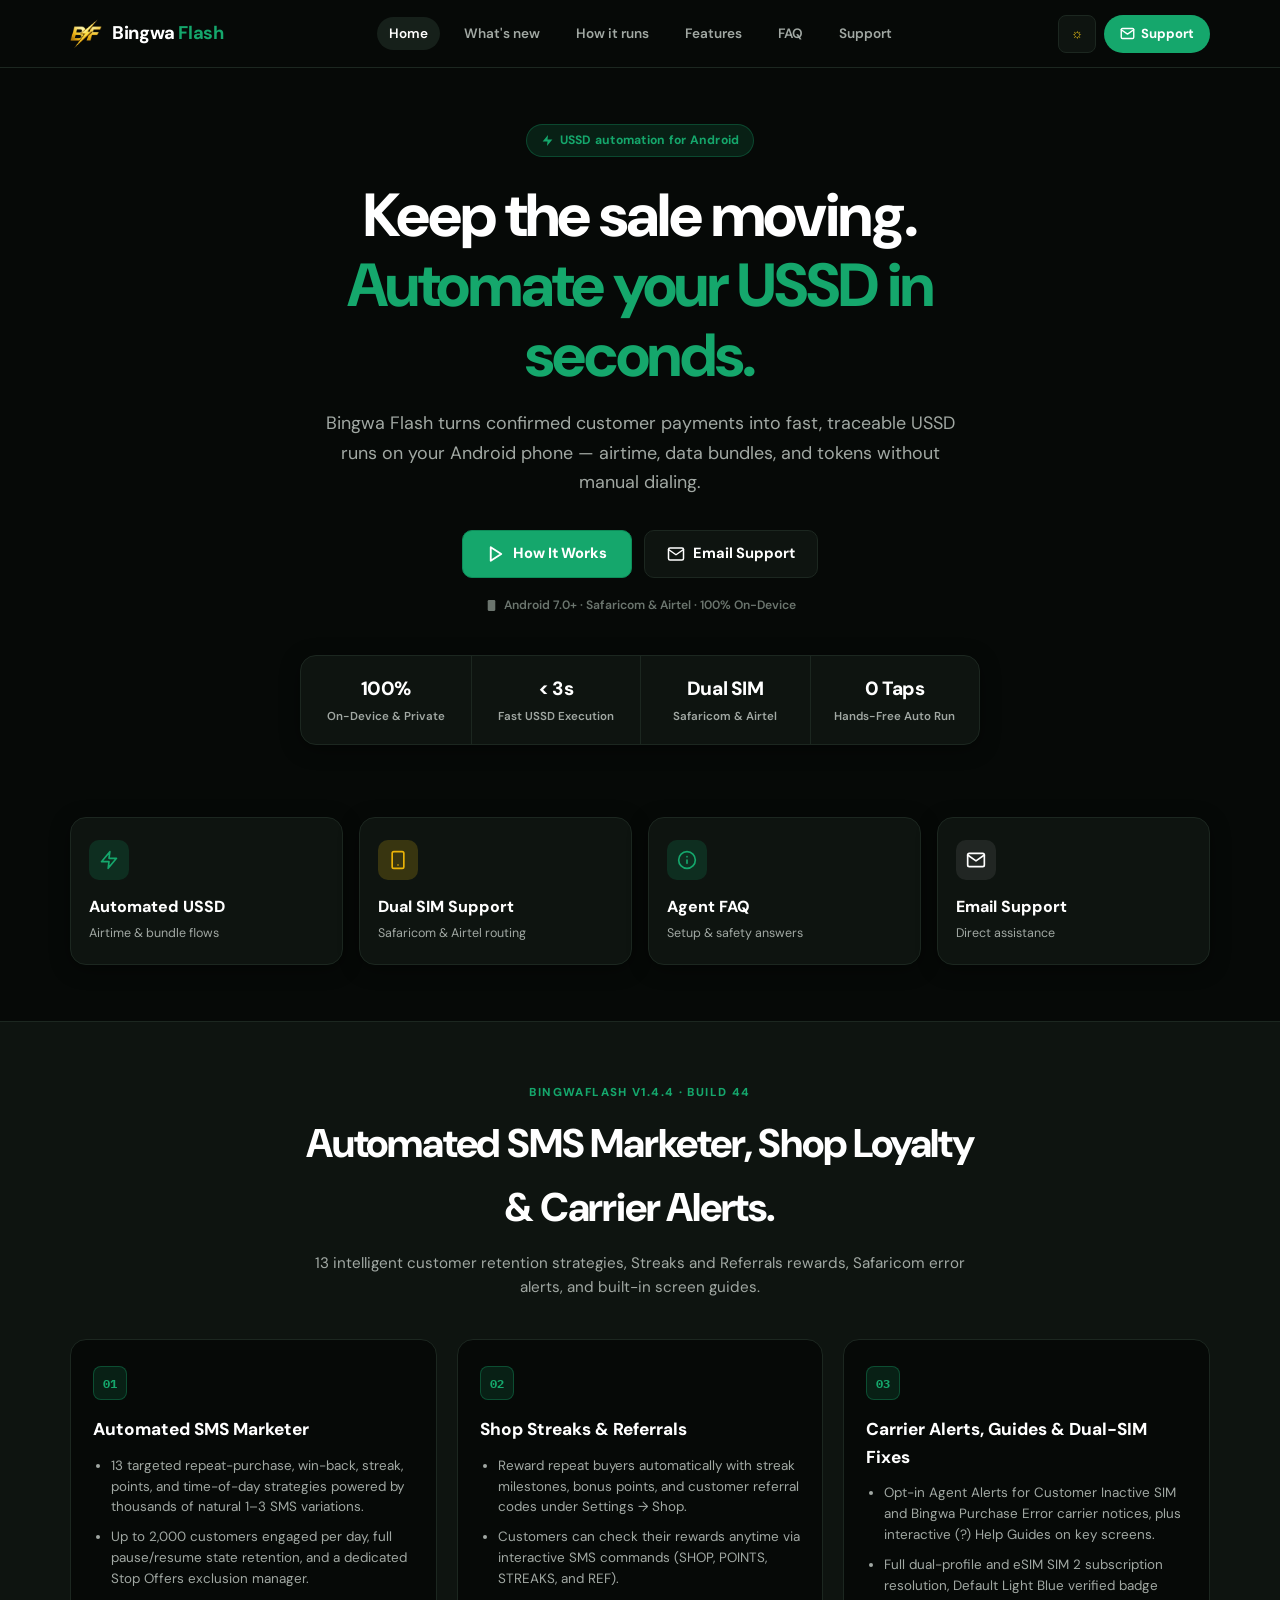
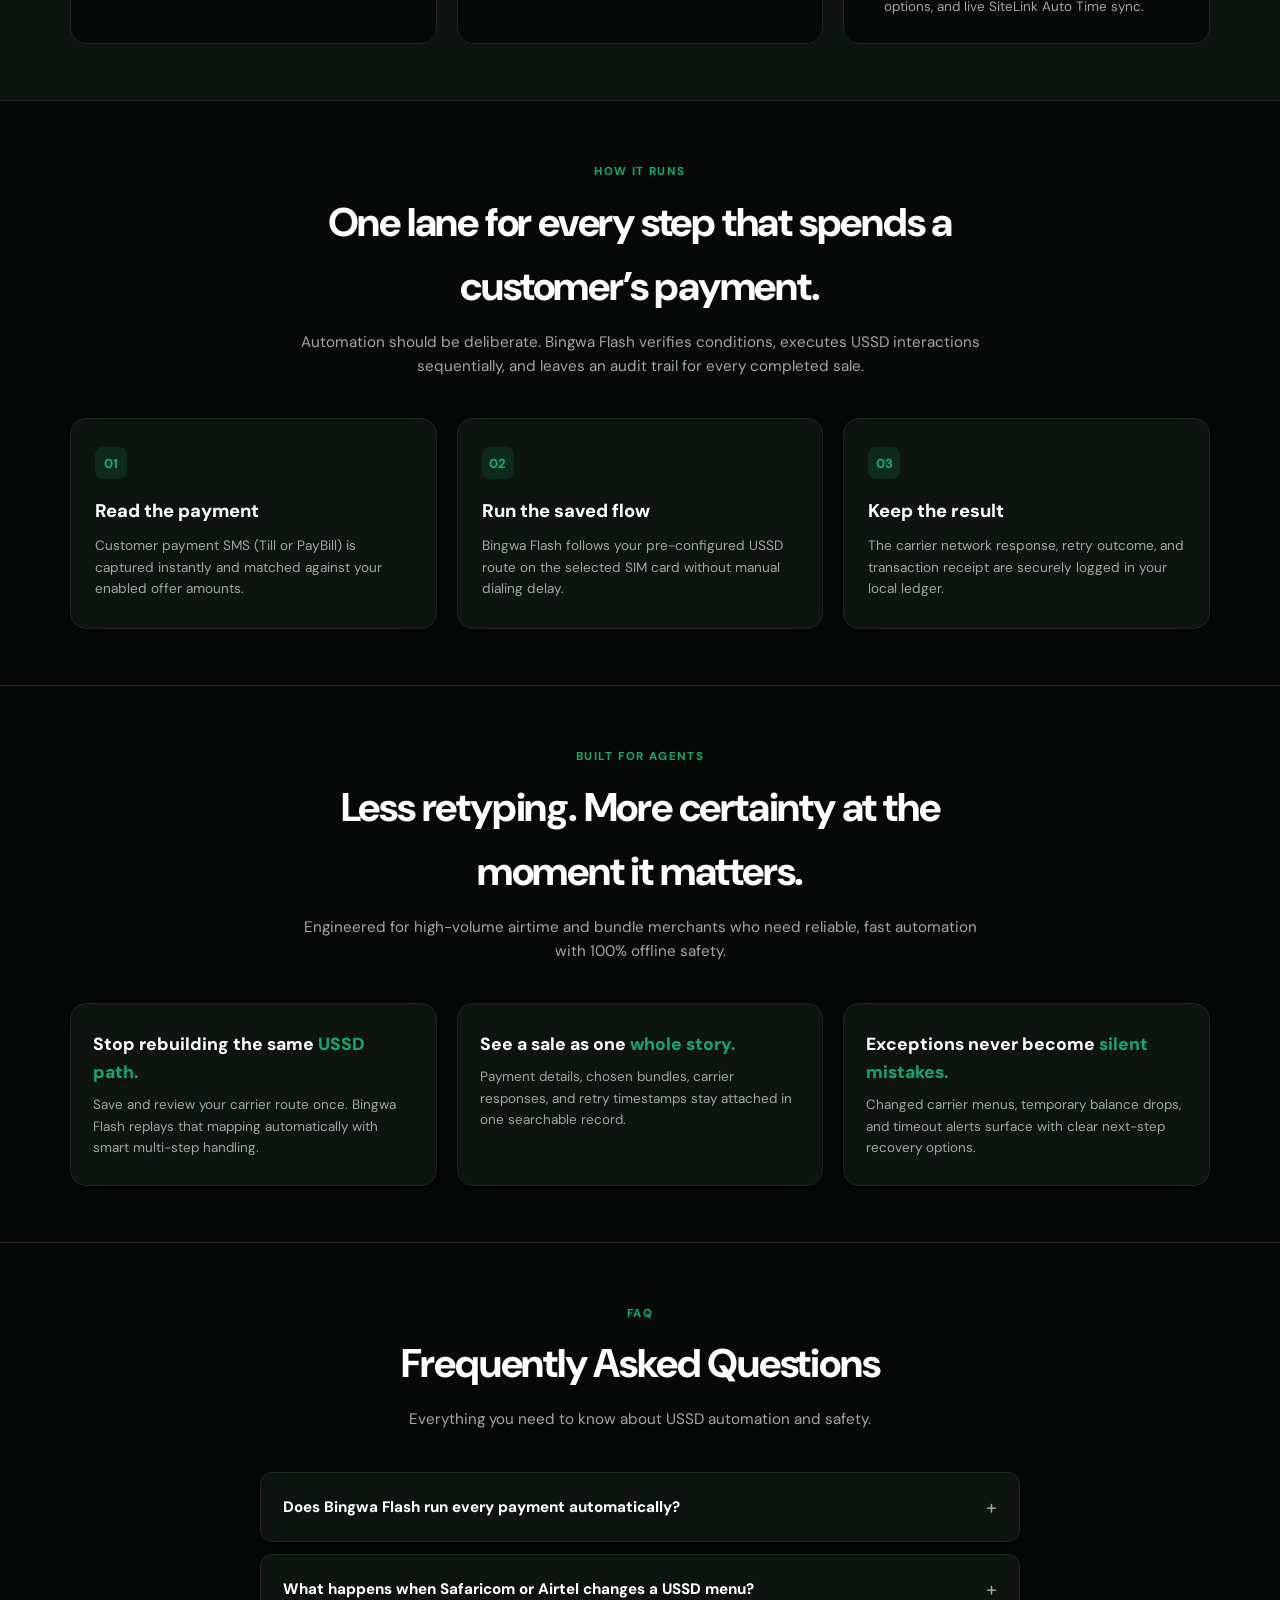
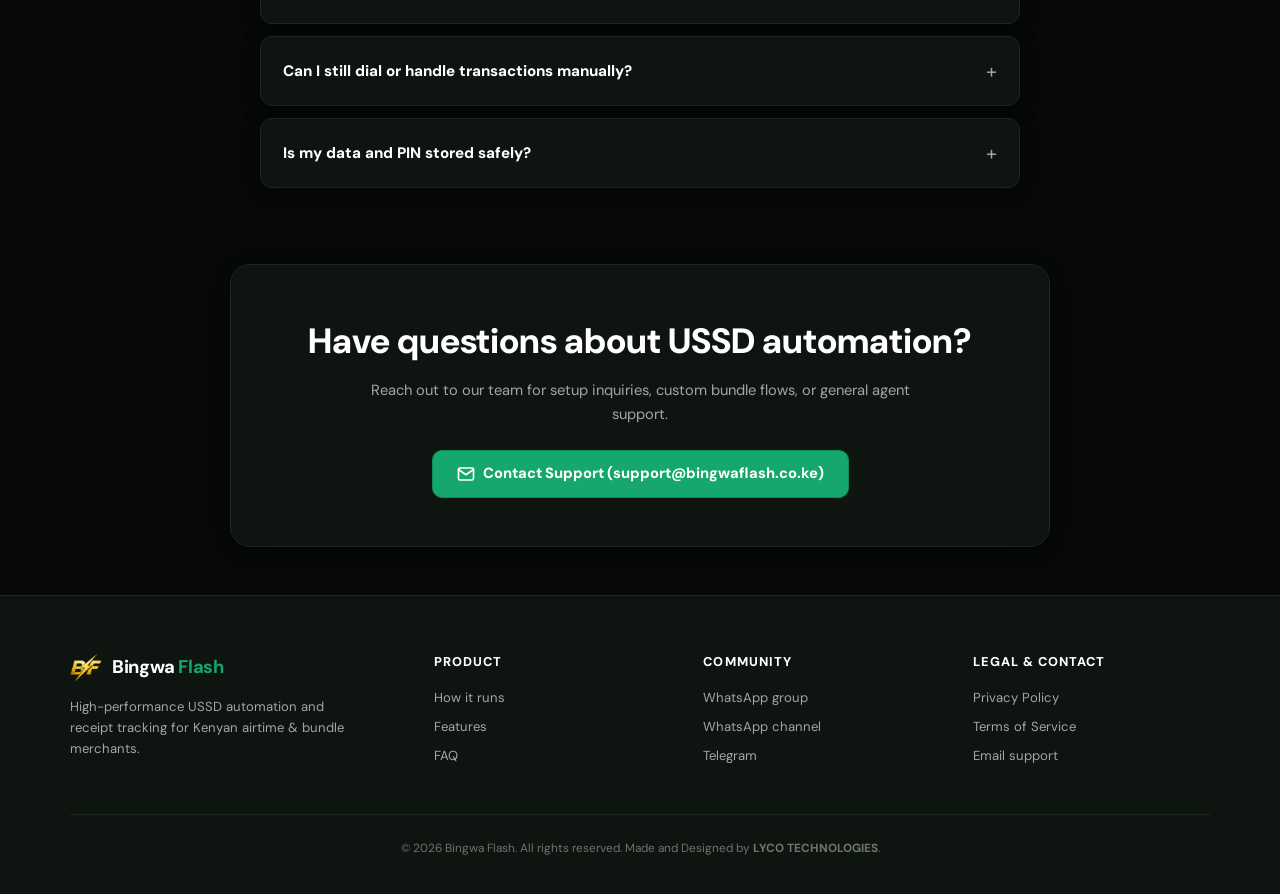
<file: index.html>
<!doctype html>
<html lang="en" data-theme="dark">
<head>
  <script>
    // Apply the saved appearance before paint so each visit stays calm and consistent.
    try { var savedTheme = localStorage.getItem("bf-theme"); if (savedTheme === "dark" || savedTheme === "light") document.documentElement.dataset.theme = savedTheme; } catch (error) {}
  </script>
  <meta charset="utf-8">
  <meta name="viewport" content="width=device-width, initial-scale=1">
  <title>Bingwa Flash | USSD Automation for Android and Bingwa Sokoni Agents</title>
  <meta name="description" content="Bingwa Flash gives Bingwa Sokoni, Safaricom & Airtel agents a fast, automated way to handle USSD payments, airtime, and data bundles in seconds.">
  <meta property="og:title" content="Bingwa Flash | USSD Automation for Android and Bingwa sokoni Agents">
  <meta property="og:description" content="Sell faster. Do more. Automate your USSD flows in seconds.">
  <meta property="og:image" content="https://bingwaflash.co.ke/logo.png">
  <link rel="icon" type="image/png" href="/logo.png">
  <link rel="apple-touch-icon" href="/logo.png">
  <link rel="preconnect" href="https://fonts.googleapis.com">
  <link rel="preconnect" href="https://fonts.gstatic.com" crossorigin>
  <link href="https://fonts.googleapis.com/css2?family=DM+Sans:opsz,wght@9..40,400;9..40,500;9..40,600;9..40,700;9..40,800&family=IBM+Plex+Mono:wght@500;600&display=swap" rel="stylesheet">
  <link rel="stylesheet" href="/site-theme.css?v=20260830-6">
  <link rel="stylesheet" href="/home.css?v=20260907-1">
  <script src="/site-theme.js?v=20260830-2" defer></script>
</head>
<body class="bf-home">
  <header class="home-header">
    <a class="home-brand" href="/" aria-label="Bingwa Flash home"><img src="/logo.png" alt=""><span>Bingwa <b>Flash</b></span></a>
    <nav class="home-nav" id="homeNav" aria-label="Primary navigation">
      <a href="#home" class="active">Home</a>
      <a href="#latest-update">What's new</a>
      <a href="#how-it-runs">How it runs</a>
      <a href="#for-agents">Features</a>
      <a href="#questions">FAQ</a>
      <a href="#support">Support</a>
    </nav>
    <div class="home-actions">
      <button class="home-theme" type="button" data-theme-toggle aria-label="Switch theme"><span data-theme-icon="sun" aria-hidden="true">☼</span><span data-theme-icon="moon" aria-hidden="true" style="display:none">☾</span></button>
      <button class="home-menu" type="button" data-menu-toggle aria-controls="homeNav" aria-expanded="false" aria-label="Open navigation">≡</button>
      <a class="header-support-btn" href="mailto:support@bingwaflash.co.ke">
        <svg viewBox="0 0 24 24" width="15" height="15" fill="none" stroke="currentColor" stroke-width="2.2" stroke-linecap="round" stroke-linejoin="round"><path d="M4 4h16c1.1 0 2 .9 2 2v12c0 1.1-.9 2-2 2H4c-1.1 0-2-.9-2-2V6c0-1.1.9-2 2-2z"/><polyline points="22,6 12,13 2,6"/></svg>
        Support
      </a>
    </div>
  </header>

  <main id="home">
    <!-- Centered Hero Section -->
    <section class="home-hero">
      <div class="home-wrap">
        <div class="hero-badge">
          <svg viewBox="0 0 24 24" width="13" height="13" fill="currentColor"><path d="M13 2L3 14h9l-1 8 10-12h-9l1-8z"/></svg>
          USSD automation for Android
        </div>
        <h1 class="hero-title">
          Keep the sale moving.
          <span class="hero-title-accent">Automate your USSD in seconds.</span>
        </h1>
        <p class="hero-desc">
          Bingwa Flash turns confirmed customer payments into fast, traceable USSD runs on your Android phone — airtime, data bundles, and tokens without manual dialing.
        </p>
        <div class="hero-actions">
          <a class="btn-hero-primary" href="#how-it-runs">
            <svg viewBox="0 0 24 24" width="18" height="18" fill="none" stroke="currentColor" stroke-width="2.5" stroke-linecap="round" stroke-linejoin="round"><polygon points="5 3 19 12 5 21 5 3"/></svg>
            How It Works
          </a>
          <a class="btn-hero-secondary" href="mailto:support@bingwaflash.co.ke">
            <svg viewBox="0 0 24 24" width="18" height="18" fill="none" stroke="currentColor" stroke-width="2" stroke-linecap="round" stroke-linejoin="round"><path d="M4 4h16c1.1 0 2 .9 2 2v12c0 1.1-.9 2-2 2H4c-1.1 0-2-.9-2-2V6c0-1.1.9-2 2-2z"/><polyline points="22,6 12,13 2,6"/></svg>
            Email Support
          </a>
        </div>
        <p class="hero-microcopy">
          <svg viewBox="0 0 24 24" width="13" height="13" fill="currentColor"><rect x="5" y="2" width="14" height="20" rx="2" ry="2"/><line x1="12" y1="18" x2="12.01" y2="18"/></svg>
          Android 7.0+ · Safaricom &amp; Airtel · 100% On-Device
        </p>

        <!-- Product Highlights Box (4 cols desktop / 2x2 mobile) -->
        <div class="stats-box">
          <div class="stat-col">
            <strong>100%</strong>
            <small>On-Device &amp; Private</small>
          </div>
          <div class="stat-col">
            <strong>&lt; 3s</strong>
            <small>Fast USSD Execution</small>
          </div>
          <div class="stat-col">
            <strong>Dual SIM</strong>
            <small>Safaricom &amp; Airtel</small>
          </div>
          <div class="stat-col">
            <strong>0 Taps</strong>
            <small>Hands-Free Auto Run</small>
          </div>
        </div>
      </div>
    </section>

    <!-- Quick Resources / Feature Grid -->
    <section class="quick-section">
      <div class="home-wrap">
        <div class="quick-grid">
          <a class="quick-card" href="#how-it-runs">
            <div class="quick-card-icon green">
              <svg viewBox="0 0 24 24" fill="none" stroke="currentColor" stroke-width="2" stroke-linecap="round" stroke-linejoin="round"><path d="M13 2L3 14h9l-1 8 10-12h-9l1-8z"/></svg>
            </div>
            <div>
              <h3>Automated USSD</h3>
              <p>Airtime &amp; bundle flows</p>
            </div>
          </a>
          <a class="quick-card" href="#for-agents">
            <div class="quick-card-icon yellow">
              <svg viewBox="0 0 24 24" fill="none" stroke="currentColor" stroke-width="2" stroke-linecap="round" stroke-linejoin="round"><rect x="5" y="2" width="14" height="20" rx="2" ry="2"/><line x1="12" y1="18" x2="12.01" y2="18"/></svg>
            </div>
            <div>
              <h3>Dual SIM Support</h3>
              <p>Safaricom &amp; Airtel routing</p>
            </div>
          </a>
          <a class="quick-card" href="#questions">
            <div class="quick-card-icon green">
              <svg viewBox="0 0 24 24" fill="none" stroke="currentColor" stroke-width="2" stroke-linecap="round" stroke-linejoin="round"><circle cx="12" cy="12" r="10"/><line x1="12" y1="16" x2="12" y2="12"/><line x1="12" y1="8" x2="12.01" y2="8"/></svg>
            </div>
            <div>
              <h3>Agent FAQ</h3>
              <p>Setup &amp; safety answers</p>
            </div>
          </a>
          <a class="quick-card" href="mailto:support@bingwaflash.co.ke">
            <div class="quick-card-icon neutral">
              <svg viewBox="0 0 24 24" fill="none" stroke="currentColor" stroke-width="2" stroke-linecap="round" stroke-linejoin="round"><path d="M4 4h16c1.1 0 2 .9 2 2v12c0 1.1-.9 2-2 2H4c-1.1 0-2-.9-2-2V6c0-1.1.9-2 2-2z"/><polyline points="22,6 12,13 2,6"/></svg>
            </div>
            <div>
              <h3>Email Support</h3>
              <p>Direct assistance</p>
            </div>
          </a>
        </div>
      </div>
    </section>

    <!-- Release news mirrors v44; installation remains owned by the download subdomain. -->
    <section class="home-section release-update" id="latest-update">
      <div class="home-wrap">
        <div class="section-head">
          <span class="section-tag">BingwaFlash v1.4.4 · Build 44</span>
          <h2>Automated SMS Marketer, Shop Loyalty & Carrier Alerts.</h2>
          <p>13 intelligent customer retention strategies, Streaks and Referrals rewards, Safaricom error alerts, and built-in screen guides.</p>
        </div>
        <div class="release-update-grid">
          <article class="release-update-card">
            <span class="release-update-number">01</span>
            <h3>Automated SMS Marketer</h3>
            <ul>
              <li>13 targeted repeat-purchase, win-back, streak, points, and time-of-day strategies powered by thousands of natural 1–3 SMS variations.</li>
              <li>Up to 2,000 customers engaged per day, full pause/resume state retention, and a dedicated Stop Offers exclusion manager.</li>
            </ul>
          </article>
          <article class="release-update-card">
            <span class="release-update-number">02</span>
            <h3>Shop Streaks & Referrals</h3>
            <ul>
              <li>Reward repeat buyers automatically with streak milestones, bonus points, and customer referral codes under Settings → Shop.</li>
              <li>Customers can check their rewards anytime via interactive SMS commands (SHOP, POINTS, STREAKS, and REF).</li>
            </ul>
          </article>
          <article class="release-update-card">
            <span class="release-update-number">03</span>
            <h3>Carrier Alerts, Guides & Dual-SIM Fixes</h3>
            <ul>
              <li>Opt-in Agent Alerts for Customer Inactive SIM and Bingwa Purchase Error carrier notices, plus interactive (?) Help Guides on key screens.</li>
              <li>Full dual-profile and eSIM SIM 2 subscription resolution, Default Light Blue verified badge options, and live SiteLink Auto Time sync.</li>
            </ul>
          </article>
        </div>
      </div>
    </section>

    <!-- How It Runs - 3 Step Flow -->
    <section class="home-section" id="how-it-runs">
      <div class="home-wrap">
        <div class="section-head">
          <span class="section-tag">How It Runs</span>
          <h2>One lane for every step that spends a customer’s payment.</h2>
          <p>Automation should be deliberate. Bingwa Flash verifies conditions, executes USSD interactions sequentially, and leaves an audit trail for every completed sale.</p>
        </div>
        <div class="steps-grid">
          <article class="step-card">
            <div class="step-number">01</div>
            <h3>Read the payment</h3>
            <p>Customer payment SMS (Till or PayBill) is captured instantly and matched against your enabled offer amounts.</p>
          </article>
          <article class="step-card">
            <div class="step-number">02</div>
            <h3>Run the saved flow</h3>
            <p>Bingwa Flash follows your pre-configured USSD route on the selected SIM card without manual dialing delay.</p>
          </article>
          <article class="step-card">
            <div class="step-number">03</div>
            <h3>Keep the result</h3>
            <p>The carrier network response, retry outcome, and transaction receipt are securely logged in your local ledger.</p>
          </article>
        </div>
      </div>
    </section>

    <!-- Features for Agents -->
    <section class="home-section" id="for-agents">
      <div class="home-wrap">
        <div class="section-head">
          <span class="section-tag">Built For Agents</span>
          <h2>Less retyping. More certainty at the moment it matters.</h2>
          <p>Engineered for high-volume airtime and bundle merchants who need reliable, fast automation with 100% offline safety.</p>
        </div>
        <div class="features-grid">
          <article class="feature-card">
            <h3>Stop rebuilding the same <em>USSD path.</em></h3>
            <p>Save and review your carrier route once. Bingwa Flash replays that mapping automatically with smart multi-step handling.</p>
          </article>
          <article class="feature-card">
            <h3>See a sale as one <em>whole story.</em></h3>
            <p>Payment details, chosen bundles, carrier responses, and retry timestamps stay attached in one searchable record.</p>
          </article>
          <article class="feature-card">
            <h3>Exceptions never become <em>silent mistakes.</em></h3>
            <p>Changed carrier menus, temporary balance drops, and timeout alerts surface with clear next-step recovery options.</p>
          </article>
        </div>
      </div>
    </section>

    <!-- FAQ Section -->
    <section class="home-section" id="questions">
      <div class="home-wrap">
        <div class="section-head">
          <span class="section-tag">FAQ</span>
          <h2>Frequently Asked Questions</h2>
          <p>Everything you need to know about USSD automation and safety.</p>
        </div>
        <div class="faq-wrap">
          <details class="faq-card">
            <summary>Does Bingwa Flash run every payment automatically?</summary>
            <p>Yes, any incoming payment that matches an enabled offer amount and configured mode is queued and executed immediately on your selected SIM.</p>
          </details>
          <details class="faq-card">
            <summary>What happens when Safaricom or Airtel changes a USSD menu?</summary>
            <p>The app detects unexpected carrier dialogs and alerts you immediately so you can adjust your USSD mapping without losing transaction records.</p>
          </details>
          <details class="faq-card">
            <summary>Can I still dial or handle transactions manually?</summary>
            <p>Yes. You can use Quick Dial for manual numbers or pause automation at any time with a single tap on the dashboard toggle.</p>
          </details>
          <details class="faq-card">
            <summary>Is my data and PIN stored safely?</summary>
            <p>All transaction records and configuration stay strictly on your device in encrypted local storage. No sensitive carrier PINs are exposed.</p>
          </details>
        </div>
      </div>
    </section>

    <!-- Bottom CTA Banner -->
    <div class="home-wrap">
      <div class="home-cta-banner" id="support">
        <h2>Have questions about USSD automation?</h2>
        <p>Reach out to our team for setup inquiries, custom bundle flows, or general agent support.</p>
        <a class="btn-hero-primary" href="mailto:support@bingwaflash.co.ke">
          <svg viewBox="0 0 24 24" width="18" height="18" fill="none" stroke="currentColor" stroke-width="2.2" stroke-linecap="round" stroke-linejoin="round"><path d="M4 4h16c1.1 0 2 .9 2 2v12c0 1.1-.9 2-2 2H4c-1.1 0-2-.9-2-2V6c0-1.1.9-2 2-2z"/><polyline points="22,6 12,13 2,6"/></svg>
          Contact Support (support@bingwaflash.co.ke)
        </a>
      </div>
    </div>
  </main>

  <footer class="home-footer">
    <div class="home-wrap">
      <div class="footer-row">
        <div class="footer-brand">
          <a class="home-brand" href="/"><img src="/logo.png" alt=""><span>Bingwa <b>Flash</b></span></a>
          <p>High-performance USSD automation and receipt tracking for Kenyan airtime &amp; bundle merchants.</p>
        </div>
        <div class="footer-col">
          <h3>Product</h3>
          <a href="#how-it-runs">How it runs</a>
          <a href="#for-agents">Features</a>
          <a href="#questions">FAQ</a>
        </div>
        <div class="footer-col">
          <h3>Community</h3>
          <a href="https://chat.whatsapp.com/H2YoZHNmiuB6cxWsfOPV1I" target="_blank" rel="noopener">WhatsApp group</a>
          <a href="https://whatsapp.com/channel/0029Vb6r1jRJf05mxTtr3G2x" target="_blank" rel="noopener">WhatsApp channel</a>
          <a href="https://t.me/bingwaflash" target="_blank" rel="noopener">Telegram</a>
        </div>
        <div class="footer-col">
          <h3>Legal &amp; Contact</h3>
          <a href="/privacy.html">Privacy Policy</a>
          <a href="/terms.html">Terms of Service</a>
          <a href="mailto:support@bingwaflash.co.ke">Email support</a>
        </div>
      </div>
      <div class="footer-bottom">
        <!-- Ownership credit links the product site to its parent company without interrupting its product-first footer. -->
        &copy; 2026 Bingwa Flash. All rights reserved. Made and Designed by <a href="https://lycotechnologies.co.ke/" target="_blank" rel="noopener">LYCO TECHNOLOGIES</a>.
      </div>
    </div>
  </footer>
</body>
</html>
</file>
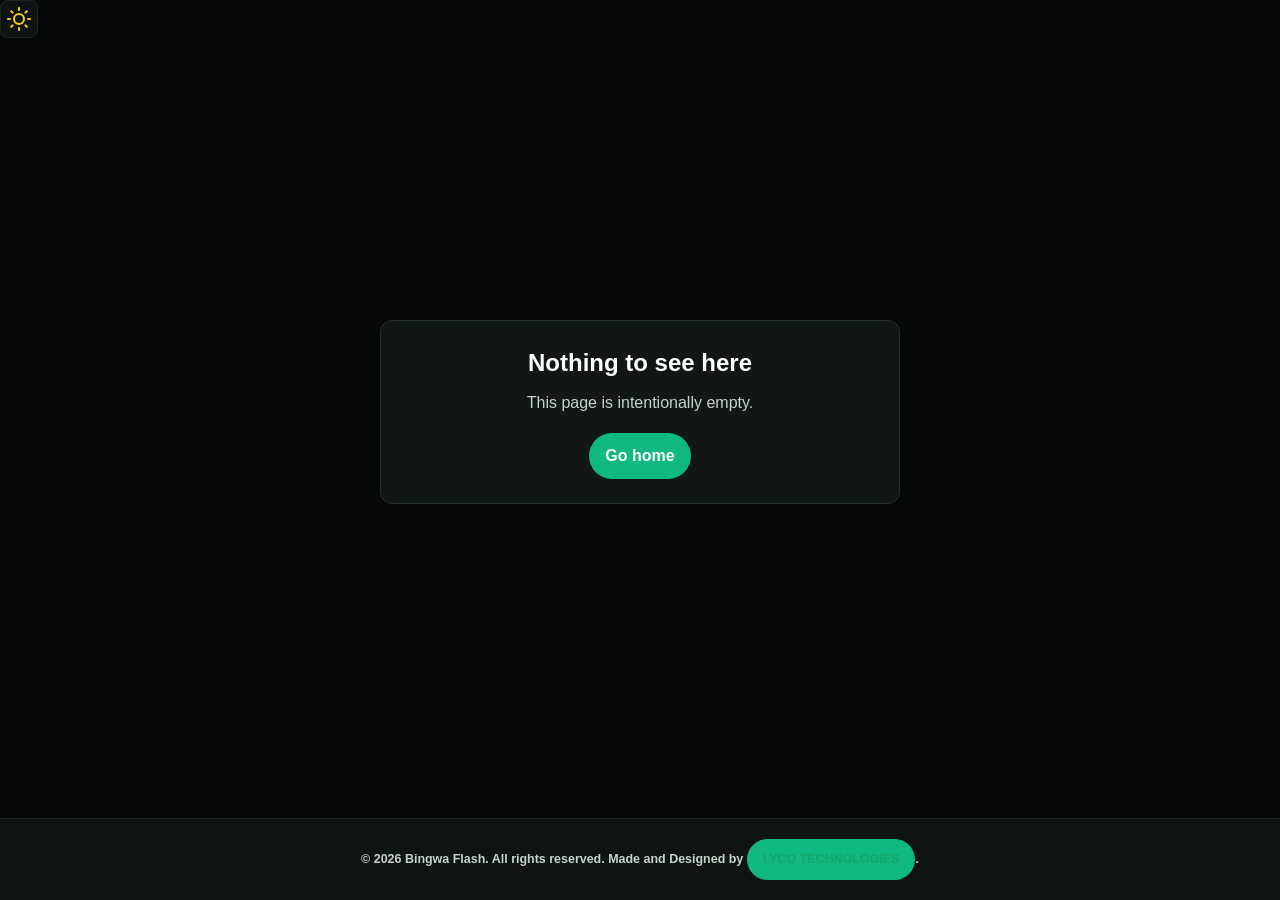
<file: download/index.html>
<!DOCTYPE html>
<html lang="en" data-theme="dark">
<head>
  <meta charset="UTF-8">
  <meta name="viewport" content="width=device-width,initial-scale=1">
  <title>Nothing to see here | Bingwa Flash</title>
  <meta name="description" content="There is nothing to see on this Bingwa Flash page.">
  <!-- Keep this page crawlable so search engines can see noindex before the old /download URL is removed from results. -->
  <meta name="robots" content="noindex,nofollow,noarchive,nosnippet,noimageindex">
  <meta name="googlebot" content="noindex,nofollow,noarchive,nosnippet,noimageindex">
  <link rel="canonical" href="https://bingwaflash.co.ke/download/">
  <!-- Even the quiet legacy page shares the site's accessible theme preference. -->
  <link rel="stylesheet" href="/site-theme.css?v=20260912-lycofooter">
  <script src="/site-theme.js?v=20260830" defer></script>
  <style>
    *,*::before,*::after{box-sizing:border-box}
    body{min-height:100vh;margin:0;display:flex;flex-direction:column;background:#0B0F0D;color:#F7FAF8;font-family:Arial,sans-serif;line-height:1.5}
    main{width:min(520px,calc(100% - 32px));margin:auto;padding:24px;border:1px solid #26302C;border-radius:12px;background:#111715;text-align:center}
    h1{margin:0 0 10px;font-size:1.5rem}
    p{margin:0 0 18px;color:#C7D2CC}
    a{display:inline-flex;align-items:center;justify-content:center;padding:11px 16px;border-radius:999px;background:#10B981;color:#fff;text-decoration:none;font-weight:700}
  </style>
</head>
<body>
  <button class="page-theme" type="button" data-theme-toggle aria-label="Switch to light mode" title="Switch to light mode">
    <svg data-theme-icon="moon" viewBox="0 0 24 24" fill="none" stroke="currentColor" stroke-width="2" stroke-linecap="round"><path d="M21 12.79A9 9 0 1111.21 3 7 7 0 0021 12.79z"/></svg>
    <svg data-theme-icon="sun" viewBox="0 0 24 24" fill="none" stroke="currentColor" stroke-width="2" stroke-linecap="round" style="display:none"><circle cx="12" cy="12" r="5"/><path d="M12 1v2M12 21v2M4.22 4.22l1.42 1.42M18.36 18.36l1.42 1.42M1 12h2M21 12h2M4.22 19.78l1.42-1.42M18.36 5.64l1.42-1.42"/></svg>
  </button>
  <main>
    <h1>Nothing to see here</h1>
    <p>This page is intentionally empty.</p>
    <a href="/">Go home</a>
  </main>
  <footer class="lyco-site-footer">
    <div class="lyco-site-footer__inner">
      <p class="lyco-site-footer__credit">&copy; 2026 Bingwa Flash. All rights reserved. Made and Designed by <a href="https://lycotechnologies.co.ke/" target="_blank" rel="noopener">LYCO TECHNOLOGIES</a>.</p>
    </div>
  </footer>
</body>
</html>
</file>
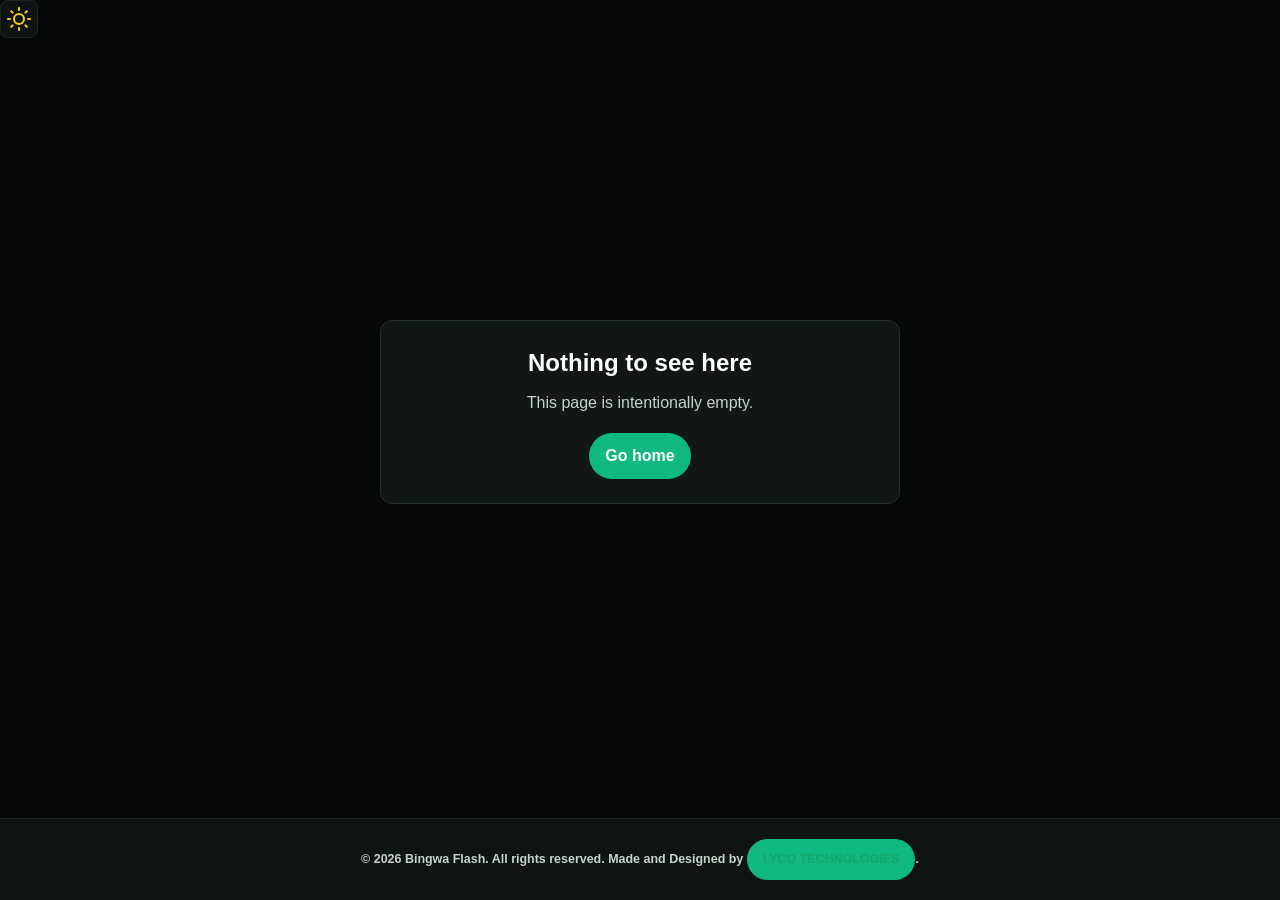
<file: downloads/index.html>
<!DOCTYPE html>
<html lang="en" data-theme="dark">
<head>
  <meta charset="UTF-8">
  <meta name="viewport" content="width=device-width,initial-scale=1">
  <title>Nothing to see here | Bingwa Flash</title>
  <meta name="description" content="There is nothing to see on this Bingwa Flash page.">
  <!-- Keep this legacy plural path crawlable so search engines can see noindex instead of treating it as an agent link. -->
  <meta name="robots" content="noindex,nofollow,noarchive,nosnippet,noimageindex">
  <meta name="googlebot" content="noindex,nofollow,noarchive,nosnippet,noimageindex">
  <link rel="canonical" href="https://bingwaflash.co.ke/download/">
  <!-- Even the quiet legacy page shares the site's accessible theme preference. -->
  <link rel="stylesheet" href="/site-theme.css?v=20260912-lycofooter">
  <script src="/site-theme.js?v=20260830" defer></script>
  <style>
    *,*::before,*::after{box-sizing:border-box}
    body{min-height:100vh;margin:0;display:flex;flex-direction:column;background:#0B0F0D;color:#F7FAF8;font-family:Arial,sans-serif;line-height:1.5}
    main{width:min(520px,calc(100% - 32px));margin:auto;padding:24px;border:1px solid #26302C;border-radius:12px;background:#111715;text-align:center}
    h1{margin:0 0 10px;font-size:1.5rem}
    p{margin:0 0 18px;color:#C7D2CC}
    a{display:inline-flex;align-items:center;justify-content:center;padding:11px 16px;border-radius:999px;background:#10B981;color:#fff;text-decoration:none;font-weight:700}
  </style>
</head>
<body>
  <button class="page-theme" type="button" data-theme-toggle aria-label="Switch to light mode" title="Switch to light mode">
    <svg data-theme-icon="moon" viewBox="0 0 24 24" fill="none" stroke="currentColor" stroke-width="2" stroke-linecap="round"><path d="M21 12.79A9 9 0 1111.21 3 7 7 0 0021 12.79z"/></svg>
    <svg data-theme-icon="sun" viewBox="0 0 24 24" fill="none" stroke="currentColor" stroke-width="2" stroke-linecap="round" style="display:none"><circle cx="12" cy="12" r="5"/><path d="M12 1v2M12 21v2M4.22 4.22l1.42 1.42M18.36 18.36l1.42 1.42M1 12h2M21 12h2M4.22 19.78l1.42-1.42M18.36 5.64l1.42-1.42"/></svg>
  </button>
  <main>
    <h1>Nothing to see here</h1>
    <p>This page is intentionally empty.</p>
    <a href="/">Go home</a>
  </main>
  <footer class="lyco-site-footer">
    <div class="lyco-site-footer__inner">
      <p class="lyco-site-footer__credit">&copy; 2026 Bingwa Flash. All rights reserved. Made and Designed by <a href="https://lycotechnologies.co.ke/" target="_blank" rel="noopener">LYCO TECHNOLOGIES</a>.</p>
    </div>
  </footer>
</body>
</html>
</file>
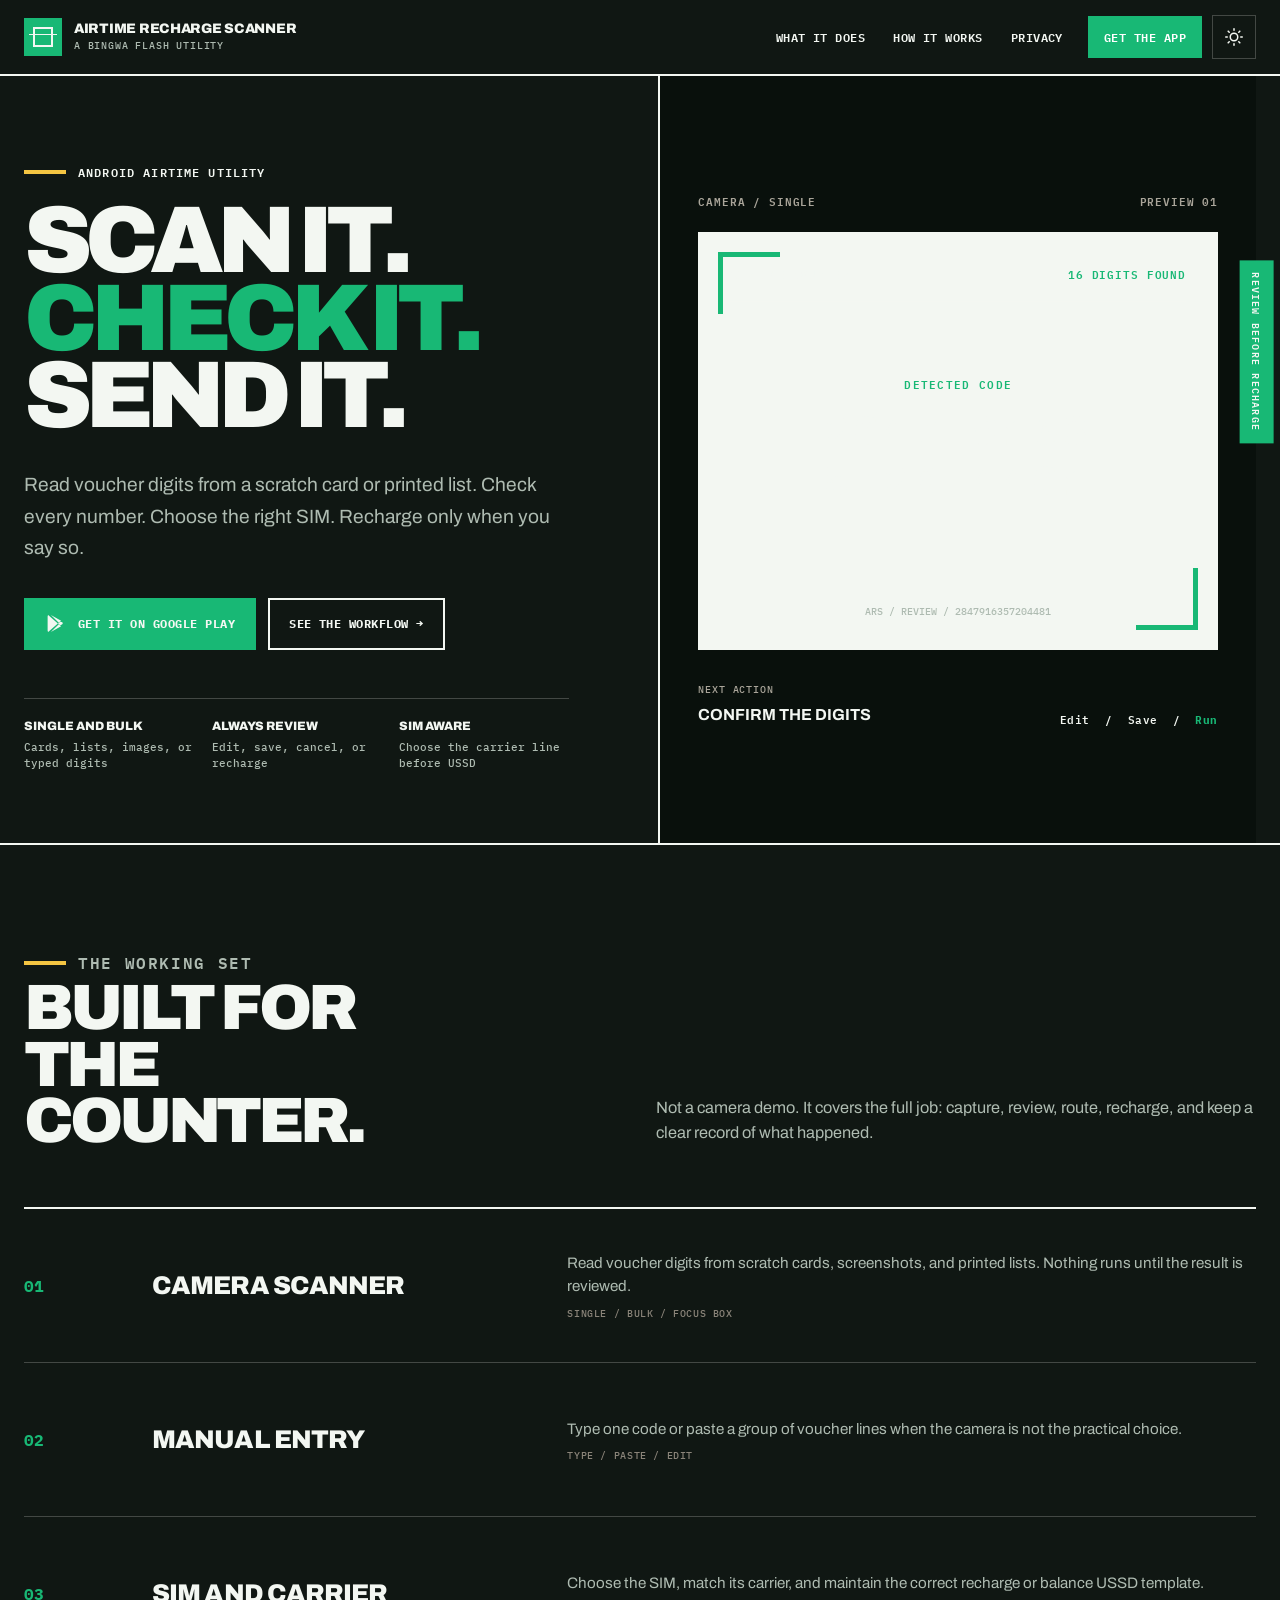
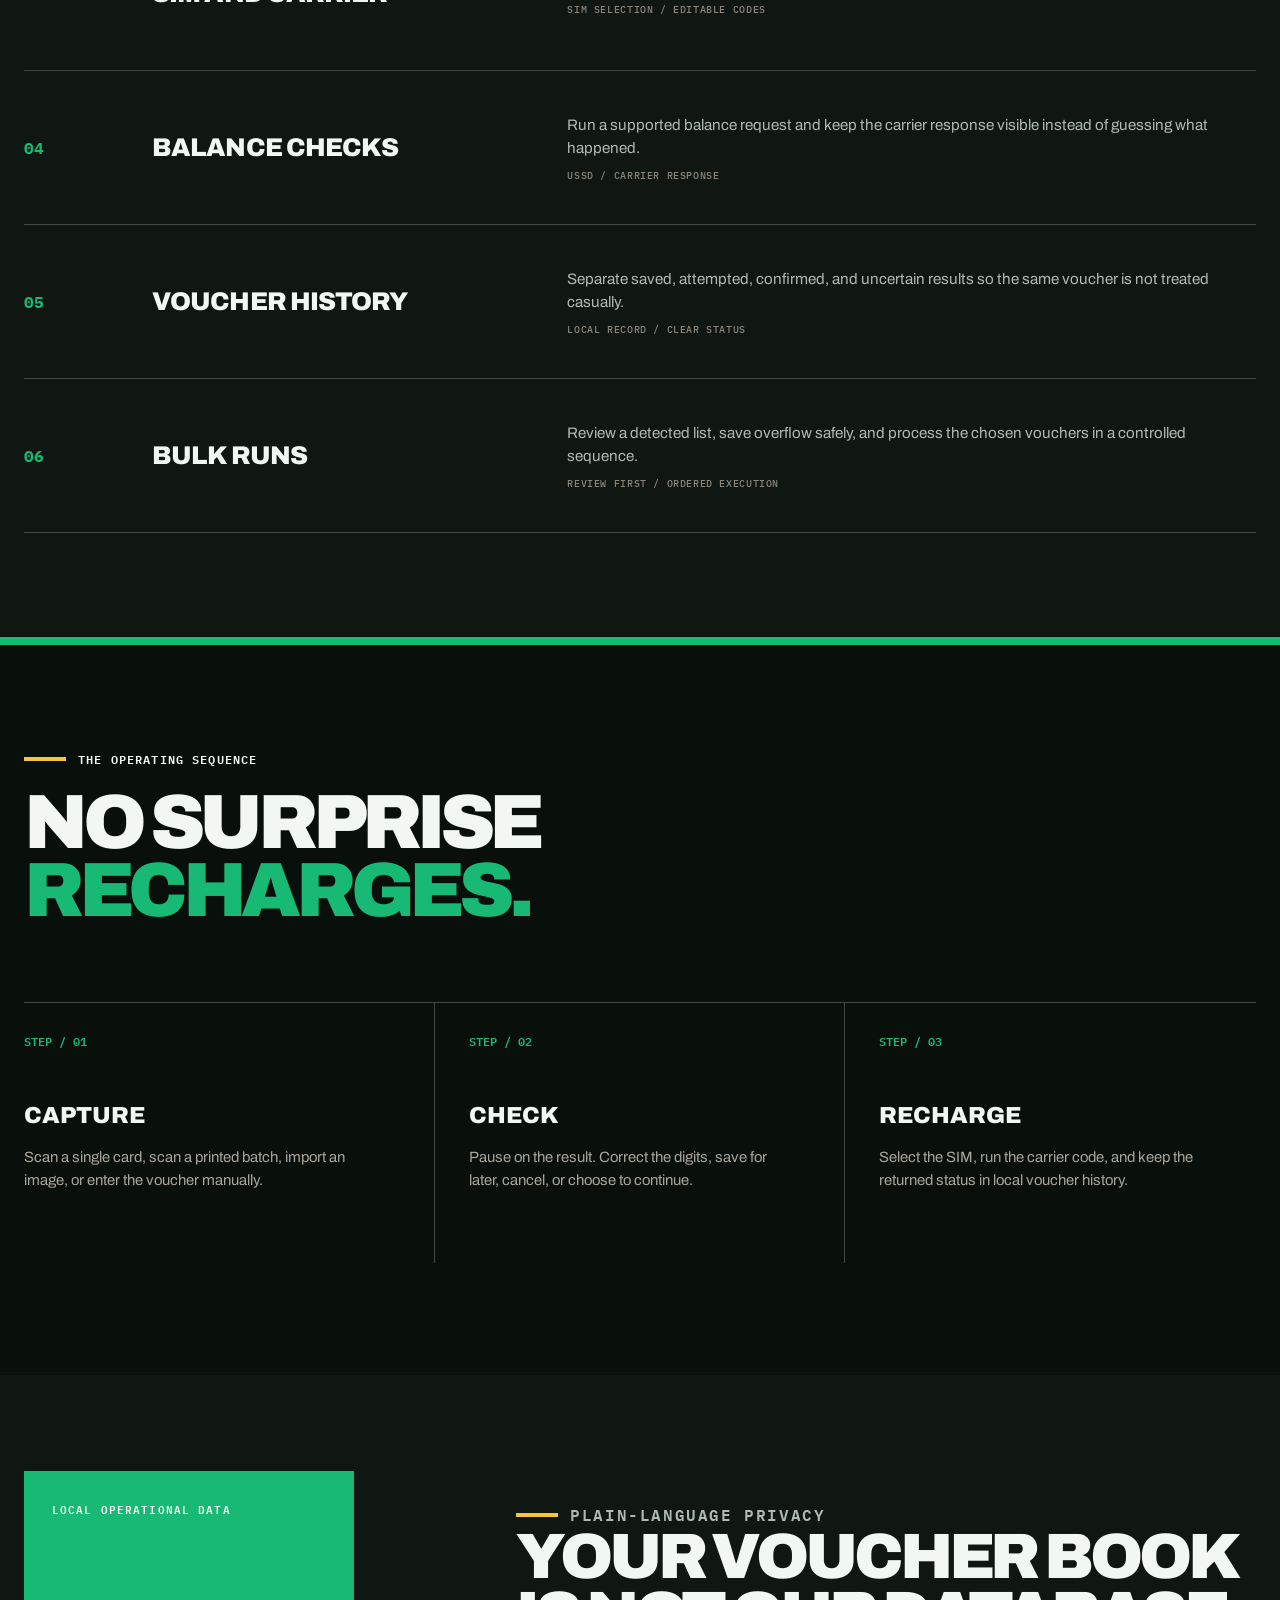
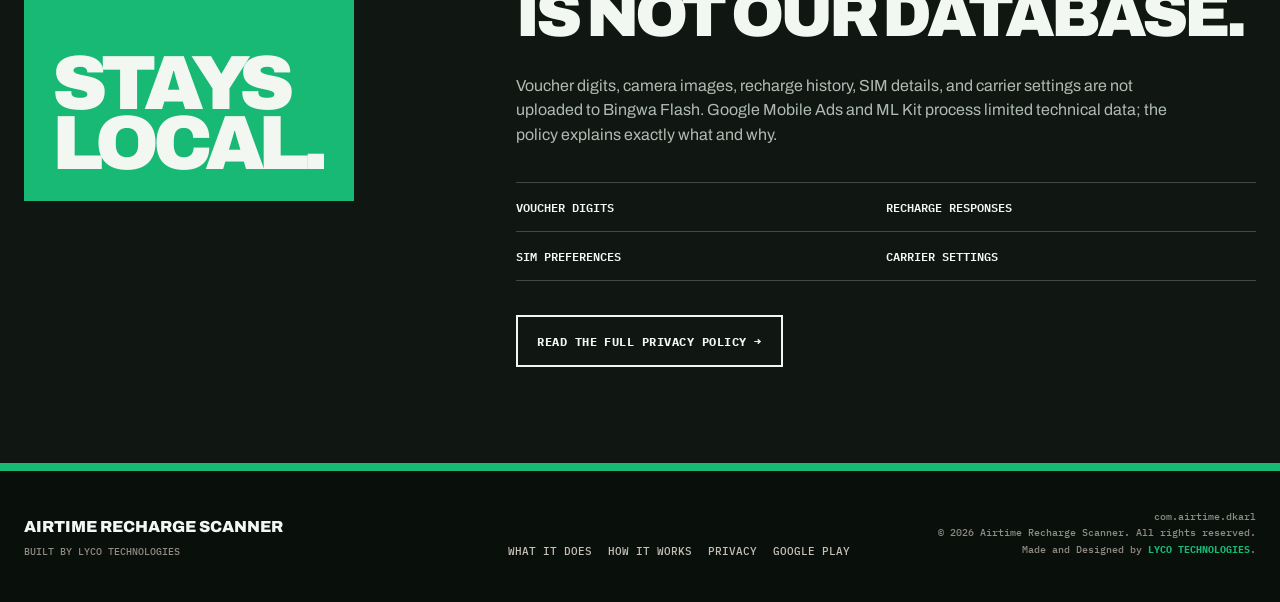
<file: rechargescanner/index.html>
<!DOCTYPE html>
<html lang="en" data-theme="light">
<head>
  <meta charset="UTF-8" />
  <meta name="viewport" content="width=device-width, initial-scale=1" />
  <title>Airtime Recharge Scanner - Scan, Check, Recharge</title>
  <meta name="description" content="Scan airtime voucher cards, confirm every digit, choose the correct SIM, and run the carrier recharge code with a clear local history." />
  <meta property="og:title" content="Airtime Recharge Scanner" />
  <meta property="og:description" content="A practical Android tool for scanning, checking, and recharging airtime vouchers." />
  <meta property="og:image" content="https://bingwaflash.co.ke/rechargescanner/logo.png" />
  <meta property="og:url" content="https://bingwaflash.co.ke/rechargescanner/" />
  <link rel="canonical" href="https://bingwaflash.co.ke/rechargescanner/" />
  <link rel="icon" type="image/png" href="./logo.png" />
  <link rel="preconnect" href="https://fonts.googleapis.com" />
  <link rel="preconnect" href="https://fonts.gstatic.com" crossorigin />
  <link href="https://fonts.googleapis.com/css2?family=Archivo:wght@400;500;600;700;800;900&family=IBM+Plex+Mono:wght@400;500;600;700&display=swap" rel="stylesheet" />
  <link rel="stylesheet" href="./site.css?v=20260830-3" />
  <!-- Shared controller keeps theme preference aligned with the main Bingwa site. -->
  <script src="../site-theme.js?v=20260830" defer></script>
</head>
<body>
  <a class="skip-link" href="#main-content">Skip to content</a>

  <header class="site-header">
    <div class="site-header__inner">
      <a class="brand" href="./" aria-label="Airtime Recharge Scanner home">
        <span class="brand-mark" aria-hidden="true"></span>
        <span class="brand-copy">
          <strong>Airtime Recharge Scanner</strong>
          <small>A Bingwa Flash utility</small>
        </span>
      </a>
      <nav class="site-nav" aria-label="Site navigation">
        <a href="#features">What it does</a>
        <a href="#workflow">How it works</a>
        <a href="./privacy/">Privacy</a>
        <a class="nav-action" href="https://play.google.com/store/apps/details?id=com.airtime.dkarl" target="_blank" rel="noopener">Get the app</a>
        <button class="theme-toggle" type="button" data-theme-toggle aria-label="Switch to dark mode" title="Switch to dark mode">
          <svg data-theme-icon="moon" viewBox="0 0 24 24" fill="none" stroke="currentColor" stroke-width="2" stroke-linecap="round" aria-hidden="true"><path d="M21 12.79A9 9 0 1111.21 3 7 7 0 0021 12.79z"/></svg>
          <svg data-theme-icon="sun" viewBox="0 0 24 24" fill="none" stroke="currentColor" stroke-width="2" stroke-linecap="round" aria-hidden="true" style="display:none"><circle cx="12" cy="12" r="5"/><path d="M12 1v2M12 21v2M4.22 4.22l1.42 1.42M18.36 18.36l1.42 1.42M1 12h2M21 12h2M4.22 19.78l1.42-1.42M18.36 5.64l1.42-1.42"/></svg>
        </button>
      </nav>
    </div>
  </header>

  <main id="main-content">
    <!-- Campaign-style hero keeps the product promise direct and the preview functional. -->
    <section class="home-hero" aria-labelledby="hero-title">
      <div class="home-hero__inner">
        <div class="hero-copy">
          <p class="eyebrow">Android airtime utility</p>
          <h1 id="hero-title">Scan it.<br><span class="red">Check it.</span><br>Send it.</h1>
          <p class="hero-lead">Read voucher digits from a scratch card or printed list. Check every number. Choose the right SIM. Recharge only when you say so.</p>

          <div class="button-row hero-actions">
            <a class="button button--primary" href="https://play.google.com/store/apps/details?id=com.airtime.dkarl" target="_blank" rel="noopener">
              <svg width="21" height="21" viewBox="0 0 24 24" aria-hidden="true">
                <path fill="currentColor" d="M3.6 2.4 14.7 12 3.6 21.6c-.4-.4-.6-1-.6-1.7V4.1c0-.7.2-1.3.6-1.7Zm12.2 10.5 2.6 2.2-11.7 6.6 9.1-8.8Zm3.9-2.2c.8.5.8 1.7 0 2.2l-1.9 1.1-2.9-2 2.9-2 1.9.7ZM6.7 2.3 18.4 8.9l-2.6 2.2-9.1-8.8Z" />
              </svg>
              Get it on Google Play
            </a>
            <a class="button" href="#workflow">See the workflow &rarr;</a>
          </div>

          <div class="hero-proof" aria-label="Core safeguards">
            <div class="proof-item">
              <strong>Single and bulk</strong>
              <span>Cards, lists, images, or typed digits</span>
            </div>
            <div class="proof-item">
              <strong>Always review</strong>
              <span>Edit, save, cancel, or recharge</span>
            </div>
            <div class="proof-item">
              <strong>SIM aware</strong>
              <span>Choose the carrier line before USSD</span>
            </div>
          </div>
        </div>

        <aside class="scanner-board" aria-label="Voucher scan preview">
          <div class="board-meta">
            <span>Camera / Single</span>
            <span>Preview 01</span>
          </div>
          <div class="scan-sheet">
            <div class="sheet-heading">
              <span>Airtime voucher</span>
              <span>16 digits found</span>
            </div>
            <div class="voucher-code">
              <span>Detected code</span>
              <strong>2847 9163<br />5720 4481</strong>
            </div>
            <div class="barcode" aria-hidden="true"></div>
            <div class="sheet-id">ARS / REVIEW / 2847916357204481</div>
          </div>
          <div class="board-status">
            <div class="status-copy">
              <span>Next action</span>
              <strong>Confirm the digits</strong>
            </div>
            <div class="status-actions">Edit &nbsp;/&nbsp; Save &nbsp;/&nbsp; <b>Run</b></div>
          </div>
        </aside>
      </div>
    </section>

    <section class="content-section" id="features" aria-labelledby="features-title">
      <div class="section-intro">
        <div>
          <p class="eyebrow">The working set</p>
          <h2 id="features-title">Built for the counter.</h2>
        </div>
        <p>Not a camera demo. It covers the full job: capture, review, route, recharge, and keep a clear record of what happened.</p>
      </div>

      <div class="feature-ledger">
        <article class="feature-row">
          <span class="feature-number">01</span>
          <h3 class="feature-name">Camera scanner</h3>
          <div class="feature-description">Read voucher digits from scratch cards, screenshots, and printed lists. Nothing runs until the result is reviewed.<span class="feature-code">Single / Bulk / Focus box</span></div>
        </article>
        <article class="feature-row">
          <span class="feature-number">02</span>
          <h3 class="feature-name">Manual entry</h3>
          <div class="feature-description">Type one code or paste a group of voucher lines when the camera is not the practical choice.<span class="feature-code">Type / Paste / Edit</span></div>
        </article>
        <article class="feature-row">
          <span class="feature-number">03</span>
          <h3 class="feature-name">SIM and carrier</h3>
          <div class="feature-description">Choose the SIM, match its carrier, and maintain the correct recharge or balance USSD template.<span class="feature-code">SIM selection / Editable codes</span></div>
        </article>
        <article class="feature-row">
          <span class="feature-number">04</span>
          <h3 class="feature-name">Balance checks</h3>
          <div class="feature-description">Run a supported balance request and keep the carrier response visible instead of guessing what happened.<span class="feature-code">USSD / Carrier response</span></div>
        </article>
        <article class="feature-row">
          <span class="feature-number">05</span>
          <h3 class="feature-name">Voucher history</h3>
          <div class="feature-description">Separate saved, attempted, confirmed, and uncertain results so the same voucher is not treated casually.<span class="feature-code">Local record / Clear status</span></div>
        </article>
        <article class="feature-row">
          <span class="feature-number">06</span>
          <h3 class="feature-name">Bulk runs</h3>
          <div class="feature-description">Review a detected list, save overflow safely, and process the chosen vouchers in a controlled sequence.<span class="feature-code">Review first / Ordered execution</span></div>
        </article>
      </div>
    </section>

    <section class="workflow-band" id="workflow" aria-labelledby="workflow-title">
      <div class="workflow-inner">
        <p class="eyebrow">The operating sequence</p>
        <h2 class="workflow-heading" id="workflow-title">No surprise<br><span>recharges.</span></h2>

        <div class="workflow-steps">
          <article class="workflow-step">
            <span class="step-index">STEP / 01</span>
            <h3>Capture</h3>
            <p>Scan a single card, scan a printed batch, import an image, or enter the voucher manually.</p>
          </article>
          <article class="workflow-step">
            <span class="step-index">STEP / 02</span>
            <h3>Check</h3>
            <p>Pause on the result. Correct the digits, save for later, cancel, or choose to continue.</p>
          </article>
          <article class="workflow-step">
            <span class="step-index">STEP / 03</span>
            <h3>Recharge</h3>
            <p>Select the SIM, run the carrier code, and keep the returned status in local voucher history.</p>
          </article>
        </div>
      </div>
    </section>

    <section class="privacy-promise" aria-labelledby="privacy-title">
      <div class="privacy-stamp" aria-hidden="true">
        <span>Local operational data</span>
        <strong>Stays<br />local.</strong>
      </div>
      <div class="promise-copy">
        <p class="eyebrow">Plain-language privacy</p>
        <h2 id="privacy-title">Your voucher book is not our database.</h2>
        <p>Voucher digits, camera images, recharge history, SIM details, and carrier settings are not uploaded to Bingwa Flash. Google Mobile Ads and ML Kit process limited technical data; the policy explains exactly what and why.</p>
        <div class="promise-list" aria-label="Locally stored data">
          <span>Voucher digits</span>
          <span>Recharge responses</span>
          <span>SIM preferences</span>
          <span>Carrier settings</span>
        </div>
        <a class="button" href="./privacy/">Read the full privacy policy &rarr;</a>
      </div>
    </section>
  </main>

  <footer class="site-footer">
    <div class="site-footer__inner">
      <div class="footer-name">Airtime Recharge Scanner<small>Built by LYCO TECHNOLOGIES</small></div>
      <nav class="footer-links" aria-label="Footer navigation">
        <a href="#features">What it does</a>
        <a href="#workflow">How it works</a>
        <a href="./privacy/">Privacy</a>
        <a href="https://play.google.com/store/apps/details?id=com.airtime.dkarl" target="_blank" rel="noopener">Google Play</a>
      </nav>
      <!-- Scanner pages retain their own product copyright while linking the common owner. -->
      <div class="footer-code">com.airtime.dkarl<br />&copy; 2026 Airtime Recharge Scanner. All rights reserved. Made and Designed by <a href="https://lycotechnologies.co.ke/" target="_blank" rel="noopener">LYCO TECHNOLOGIES</a>.</div>
    </div>
  </footer>
</body>
</html>
</file>
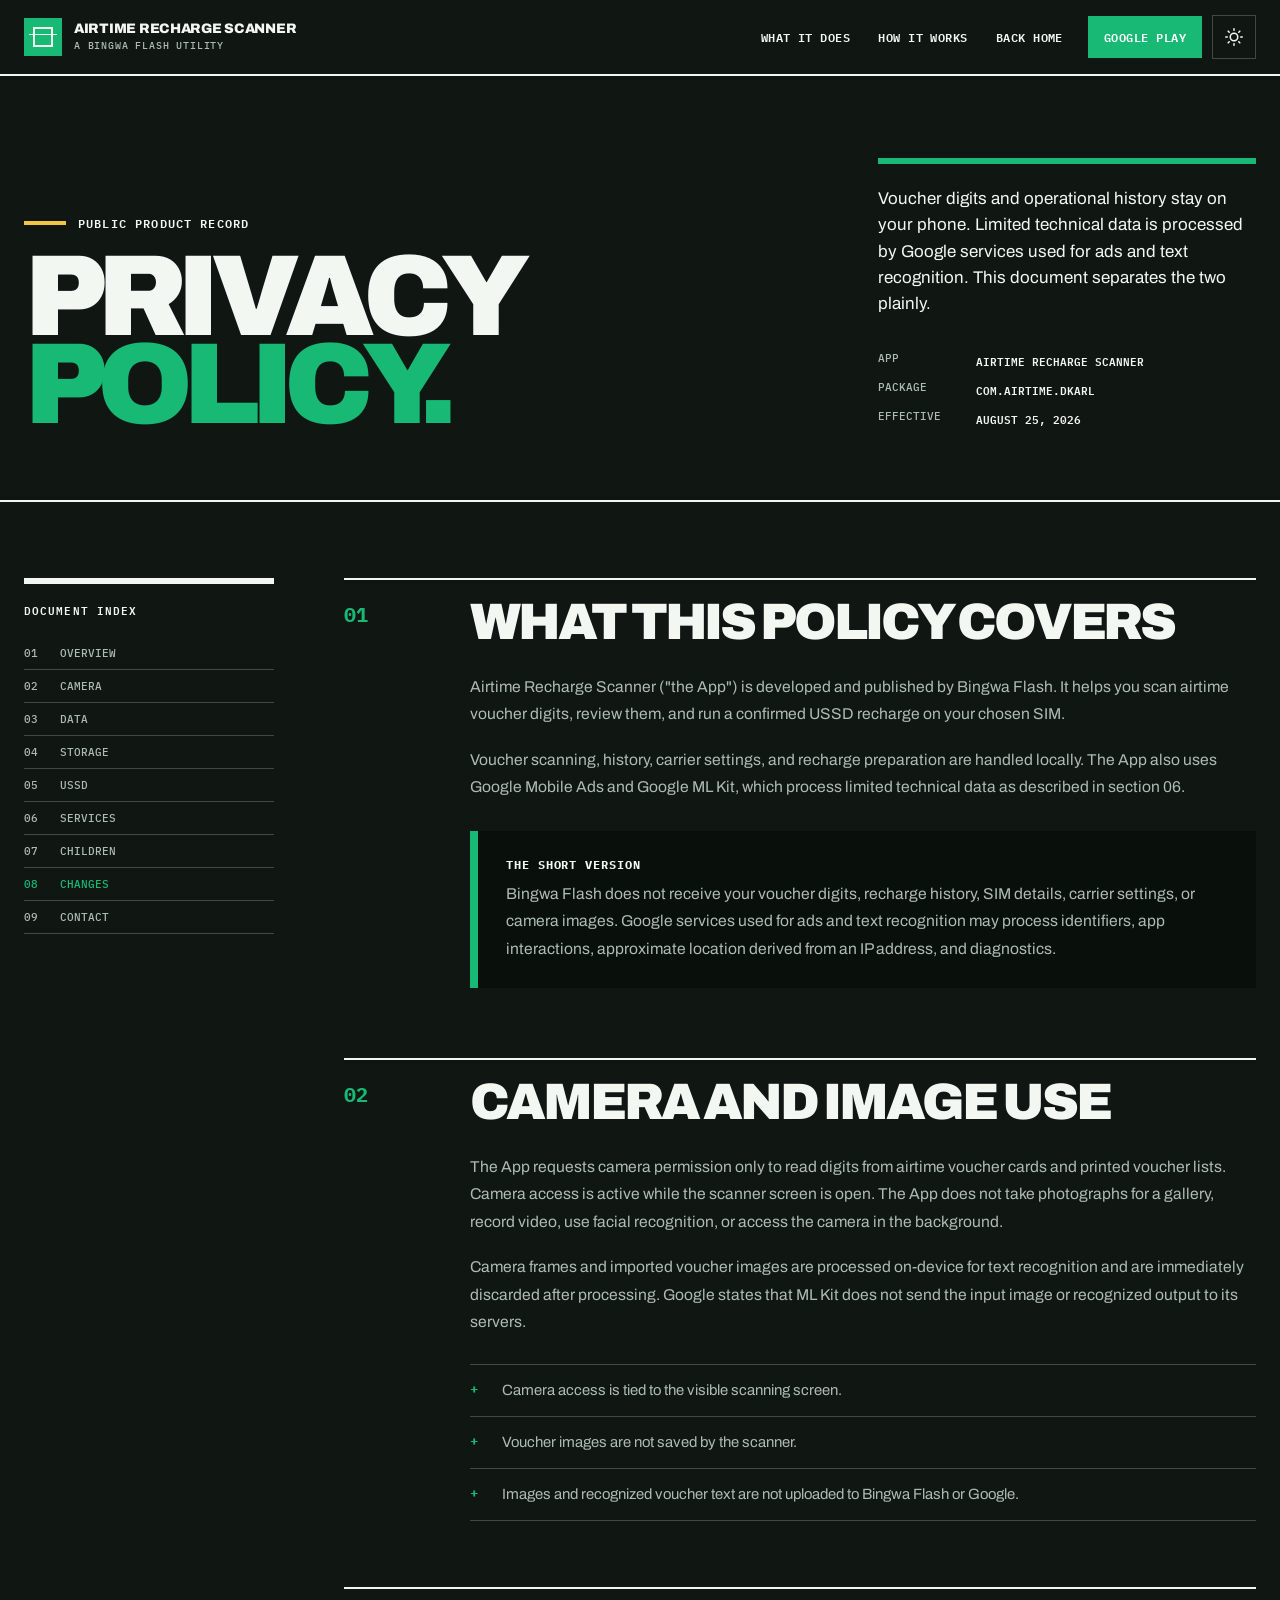
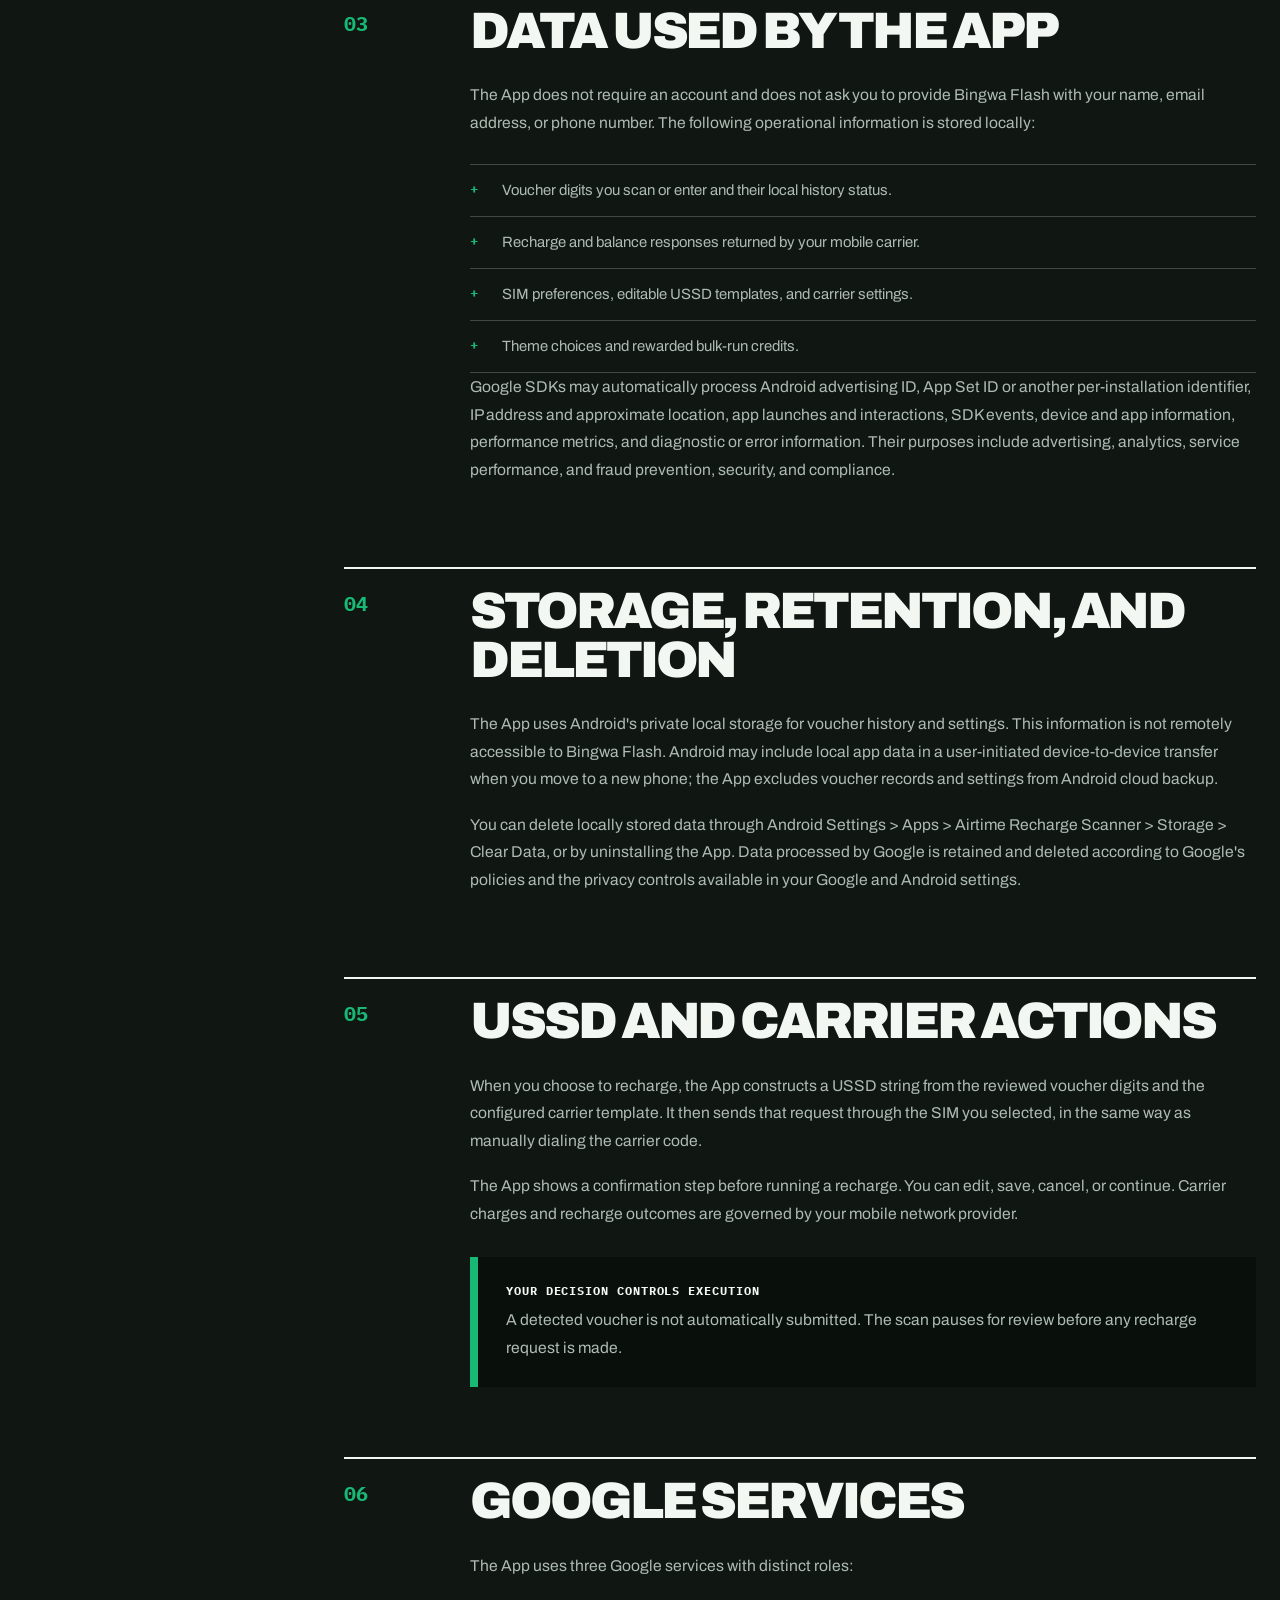
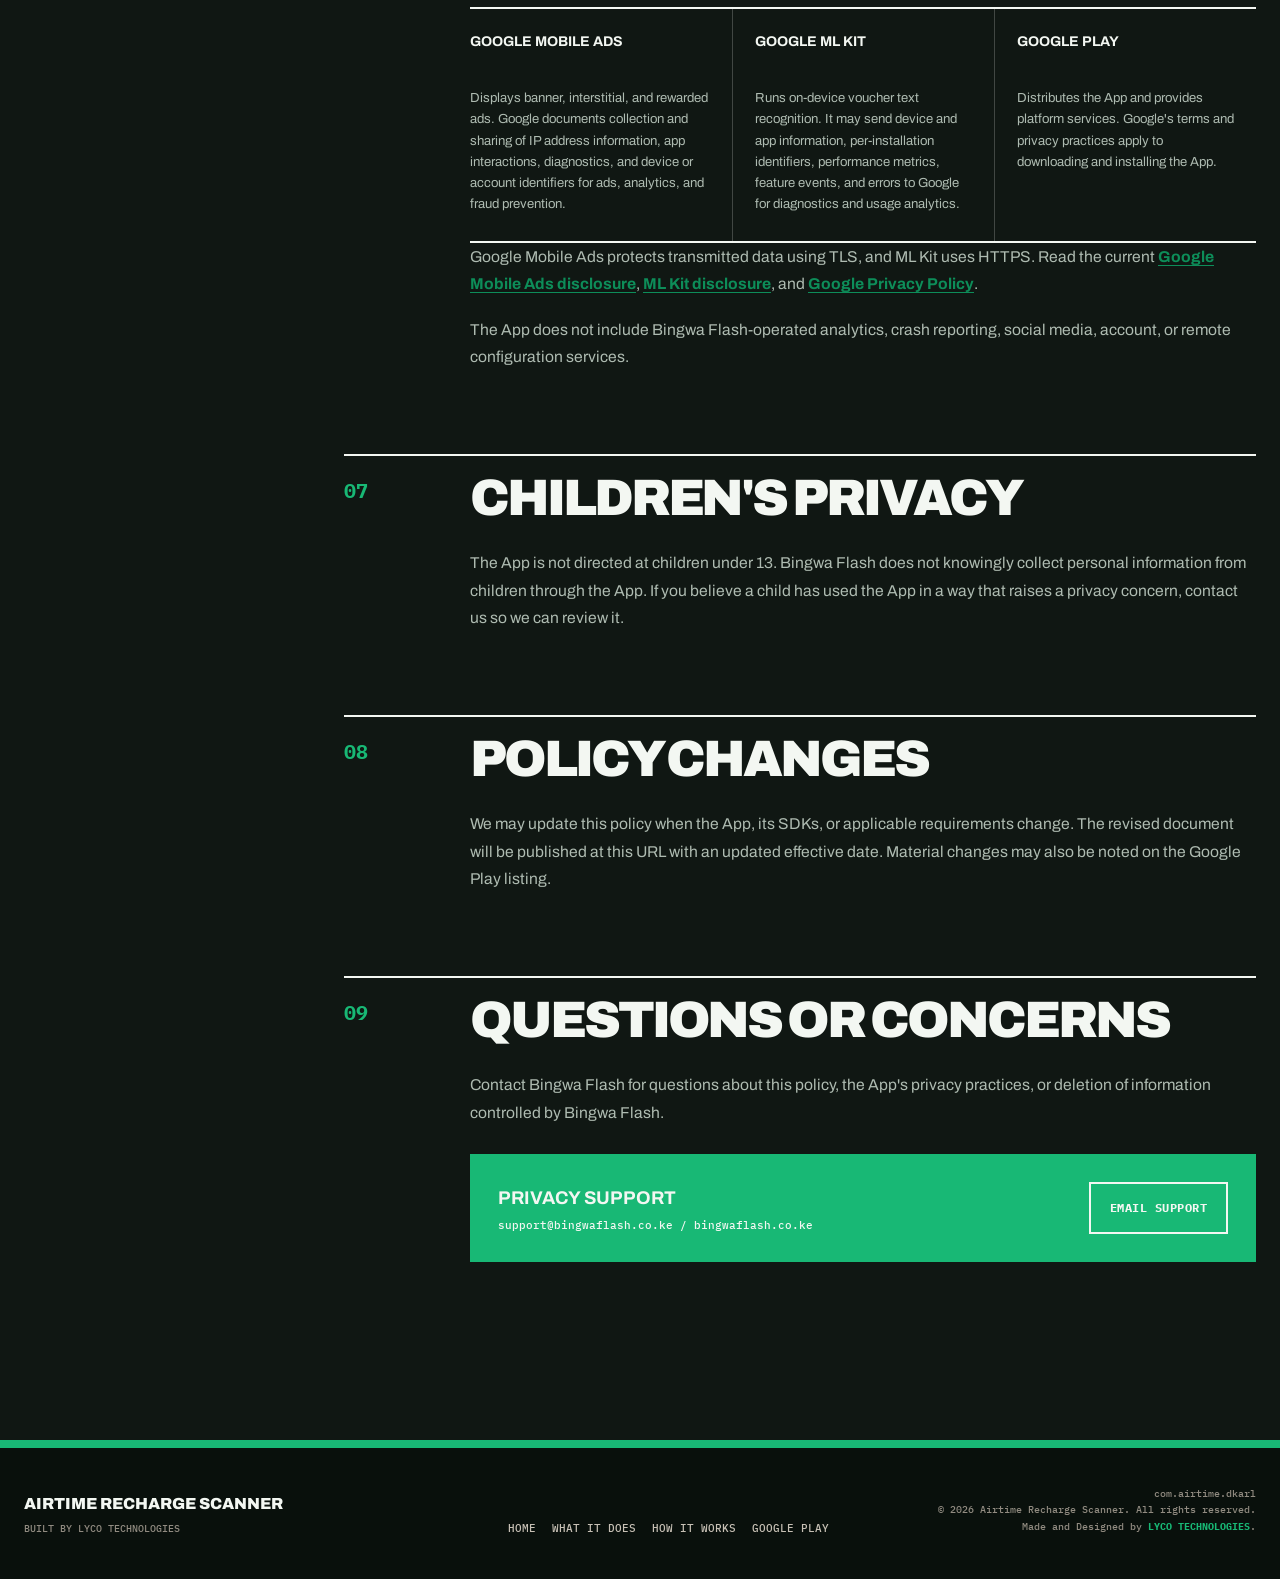
<file: rechargescanner/privacy/index.html>
<!DOCTYPE html>
<html lang="en" data-theme="light">
<head>
  <meta charset="UTF-8" />
  <meta name="viewport" content="width=device-width, initial-scale=1" />
  <title>Privacy Policy - Airtime Recharge Scanner</title>
  <meta name="description" content="Privacy policy for Airtime Recharge Scanner, including local voucher data, AdMob disclosures, ML Kit diagnostics, retention, and deletion." />
  <link rel="canonical" href="https://bingwaflash.co.ke/rechargescanner/privacy/" />
  <link rel="icon" type="image/png" href="../logo.png" />
  <link rel="preconnect" href="https://fonts.googleapis.com" />
  <link rel="preconnect" href="https://fonts.gstatic.com" crossorigin />
  <link href="https://fonts.googleapis.com/css2?family=Archivo:wght@400;500;600;700;800;900&family=IBM+Plex+Mono:wght@400;500;600;700&display=swap" rel="stylesheet" />
  <link rel="stylesheet" href="../site.css?v=20260830-3" />
  <!-- Shared controller keeps theme preference aligned with the main Bingwa site. -->
  <script src="../../site-theme.js?v=20260830" defer></script>
</head>
<body>
  <a class="skip-link" href="#policy-content">Skip to policy</a>

  <header class="site-header">
    <div class="site-header__inner">
      <a class="brand" href="../" aria-label="Airtime Recharge Scanner home">
        <span class="brand-mark" aria-hidden="true"></span>
        <span class="brand-copy">
          <strong>Airtime Recharge Scanner</strong>
          <small>A Bingwa Flash utility</small>
        </span>
      </a>
      <nav class="site-nav" aria-label="Site navigation">
        <a href="../#features">What it does</a>
        <a href="../#workflow">How it works</a>
        <a href="../">Back home</a>
        <a class="nav-action" href="https://play.google.com/store/apps/details?id=com.airtime.dkarl" target="_blank" rel="noopener">Google Play</a>
        <button class="theme-toggle" type="button" data-theme-toggle aria-label="Switch to dark mode" title="Switch to dark mode">
          <svg data-theme-icon="moon" viewBox="0 0 24 24" fill="none" stroke="currentColor" stroke-width="2" stroke-linecap="round" aria-hidden="true"><path d="M21 12.79A9 9 0 1111.21 3 7 7 0 0021 12.79z"/></svg>
          <svg data-theme-icon="sun" viewBox="0 0 24 24" fill="none" stroke="currentColor" stroke-width="2" stroke-linecap="round" aria-hidden="true" style="display:none"><circle cx="12" cy="12" r="5"/><path d="M12 1v2M12 21v2M4.22 4.22l1.42 1.42M18.36 18.36l1.42 1.42M1 12h2M21 12h2M4.22 19.78l1.42-1.42M18.36 5.64l1.42-1.42"/></svg>
        </button>
      </nav>
    </div>
  </header>

  <main id="policy-content">
    <!-- The cover treats privacy as a product document, with the key promise visible before legal detail. -->
    <section class="legal-hero" aria-labelledby="policy-title">
      <div class="legal-hero__inner">
        <div>
          <p class="eyebrow">Public product record</p>
          <h1 id="policy-title">Privacy<br /><span>policy.</span></h1>
        </div>
        <div class="legal-summary">
          <p>Voucher digits and operational history stay on your phone. Limited technical data is processed by Google services used for ads and text recognition. This document separates the two plainly.</p>
          <dl class="document-meta">
            <div><dt>App</dt><dd>Airtime Recharge Scanner</dd></div>
            <div><dt>Package</dt><dd>com.airtime.dkarl</dd></div>
            <div><dt>Effective</dt><dd>August 25, 2026</dd></div>
          </dl>
        </div>
      </div>
    </section>

    <div class="legal-layout">
      <nav class="legal-toc" aria-label="Policy contents">
        <strong>Document index</strong>
        <ol>
          <li><a href="#overview"><span>01</span><span>Overview</span></a></li>
          <li><a href="#camera"><span>02</span><span>Camera</span></a></li>
          <li><a href="#data"><span>03</span><span>Data</span></a></li>
          <li><a href="#storage"><span>04</span><span>Storage</span></a></li>
          <li><a href="#ussd"><span>05</span><span>USSD</span></a></li>
          <li><a href="#services"><span>06</span><span>Services</span></a></li>
          <li><a href="#children"><span>07</span><span>Children</span></a></li>
          <li><a href="#changes"><span>08</span><span>Changes</span></a></li>
          <li><a href="#contact"><span>09</span><span>Contact</span></a></li>
        </ol>
      </nav>

      <article class="legal-document">
        <section class="policy-section" id="overview">
          <div class="policy-number">01</div>
          <div class="policy-body">
            <h2>What this policy covers</h2>
            <p>Airtime Recharge Scanner ("the App") is developed and published by Bingwa Flash. It helps you scan airtime voucher digits, review them, and run a confirmed USSD recharge on your chosen SIM.</p>
            <p>Voucher scanning, history, carrier settings, and recharge preparation are handled locally. The App also uses Google Mobile Ads and Google ML Kit, which process limited technical data as described in section 06.</p>
            <div class="policy-callout">
              <strong>The short version</strong>
              <p>Bingwa Flash does not receive your voucher digits, recharge history, SIM details, carrier settings, or camera images. Google services used for ads and text recognition may process identifiers, app interactions, approximate location derived from an IP address, and diagnostics.</p>
            </div>
          </div>
        </section>

        <section class="policy-section" id="camera">
          <div class="policy-number">02</div>
          <div class="policy-body">
            <h2>Camera and image use</h2>
            <p>The App requests camera permission only to read digits from airtime voucher cards and printed voucher lists. Camera access is active while the scanner screen is open. The App does not take photographs for a gallery, record video, use facial recognition, or access the camera in the background.</p>
            <p>Camera frames and imported voucher images are processed on-device for text recognition and are immediately discarded after processing. Google states that ML Kit does not send the input image or recognized output to its servers.</p>
            <ul class="policy-facts">
              <li>Camera access is tied to the visible scanning screen.</li>
              <li>Voucher images are not saved by the scanner.</li>
              <li>Images and recognized voucher text are not uploaded to Bingwa Flash or Google.</li>
            </ul>
          </div>
        </section>

        <section class="policy-section" id="data">
          <div class="policy-number">03</div>
          <div class="policy-body">
            <h2>Data used by the App</h2>
            <p>The App does not require an account and does not ask you to provide Bingwa Flash with your name, email address, or phone number. The following operational information is stored locally:</p>
            <ul class="policy-facts">
              <li>Voucher digits you scan or enter and their local history status.</li>
              <li>Recharge and balance responses returned by your mobile carrier.</li>
              <li>SIM preferences, editable USSD templates, and carrier settings.</li>
              <li>Theme choices and rewarded bulk-run credits.</li>
            </ul>
            <p>Google SDKs may automatically process Android advertising ID, App Set ID or another per-installation identifier, IP address and approximate location, app launches and interactions, SDK events, device and app information, performance metrics, and diagnostic or error information. Their purposes include advertising, analytics, service performance, and fraud prevention, security, and compliance.</p>
          </div>
        </section>

        <section class="policy-section" id="storage">
          <div class="policy-number">04</div>
          <div class="policy-body">
            <h2>Storage, retention, and deletion</h2>
            <p>The App uses Android's private local storage for voucher history and settings. This information is not remotely accessible to Bingwa Flash. Android may include local app data in a user-initiated device-to-device transfer when you move to a new phone; the App excludes voucher records and settings from Android cloud backup.</p>
            <p>You can delete locally stored data through Android Settings &gt; Apps &gt; Airtime Recharge Scanner &gt; Storage &gt; Clear Data, or by uninstalling the App. Data processed by Google is retained and deleted according to Google's policies and the privacy controls available in your Google and Android settings.</p>
          </div>
        </section>

        <section class="policy-section" id="ussd">
          <div class="policy-number">05</div>
          <div class="policy-body">
            <h2>USSD and carrier actions</h2>
            <p>When you choose to recharge, the App constructs a USSD string from the reviewed voucher digits and the configured carrier template. It then sends that request through the SIM you selected, in the same way as manually dialing the carrier code.</p>
            <p>The App shows a confirmation step before running a recharge. You can edit, save, cancel, or continue. Carrier charges and recharge outcomes are governed by your mobile network provider.</p>
            <div class="policy-callout">
              <strong>Your decision controls execution</strong>
              <p>A detected voucher is not automatically submitted. The scan pauses for review before any recharge request is made.</p>
            </div>
          </div>
        </section>

        <section class="policy-section" id="services">
          <div class="policy-number">06</div>
          <div class="policy-body">
            <h2>Google services</h2>
            <p>The App uses three Google services with distinct roles:</p>
            <div class="service-records">
              <div class="service-record">
                <b>Google Mobile Ads</b>
                <p>Displays banner, interstitial, and rewarded ads. Google documents collection and sharing of IP address information, app interactions, diagnostics, and device or account identifiers for ads, analytics, and fraud prevention.</p>
              </div>
              <div class="service-record">
                <b>Google ML Kit</b>
                <p>Runs on-device voucher text recognition. It may send device and app information, per-installation identifiers, performance metrics, feature events, and errors to Google for diagnostics and usage analytics.</p>
              </div>
              <div class="service-record">
                <b>Google Play</b>
                <p>Distributes the App and provides platform services. Google's terms and privacy practices apply to downloading and installing the App.</p>
              </div>
            </div>
            <p>Google Mobile Ads protects transmitted data using TLS, and ML Kit uses HTTPS. Read the current <a href="https://developers.google.com/admob/android/privacy/play-data-disclosure" target="_blank" rel="noopener">Google Mobile Ads disclosure</a>, <a href="https://developers.google.com/ml-kit/android-data-disclosure" target="_blank" rel="noopener">ML Kit disclosure</a>, and <a href="https://policies.google.com/privacy" target="_blank" rel="noopener">Google Privacy Policy</a>.</p>
            <p>The App does not include Bingwa Flash-operated analytics, crash reporting, social media, account, or remote configuration services.</p>
          </div>
        </section>

        <section class="policy-section" id="children">
          <div class="policy-number">07</div>
          <div class="policy-body">
            <h2>Children's privacy</h2>
            <p>The App is not directed at children under 13. Bingwa Flash does not knowingly collect personal information from children through the App. If you believe a child has used the App in a way that raises a privacy concern, contact us so we can review it.</p>
          </div>
        </section>

        <section class="policy-section" id="changes">
          <div class="policy-number">08</div>
          <div class="policy-body">
            <h2>Policy changes</h2>
            <p>We may update this policy when the App, its SDKs, or applicable requirements change. The revised document will be published at this URL with an updated effective date. Material changes may also be noted on the Google Play listing.</p>
          </div>
        </section>

        <section class="policy-section" id="contact">
          <div class="policy-number">09</div>
          <div class="policy-body">
            <h2>Questions or concerns</h2>
            <p>Contact Bingwa Flash for questions about this policy, the App's privacy practices, or deletion of information controlled by Bingwa Flash.</p>
            <div class="contact-panel">
              <div>
                <strong>Privacy support</strong>
                <span>support@bingwaflash.co.ke / bingwaflash.co.ke</span>
              </div>
              <a class="button" href="mailto:support@bingwaflash.co.ke?subject=Airtime%20Recharge%20Scanner%20Privacy">Email support</a>
            </div>
          </div>
        </section>
      </article>
    </div>
  </main>

  <footer class="site-footer">
    <div class="site-footer__inner">
      <div class="footer-name">Airtime Recharge Scanner<small>Built by LYCO TECHNOLOGIES</small></div>
      <nav class="footer-links" aria-label="Footer navigation">
        <a href="../">Home</a>
        <a href="../#features">What it does</a>
        <a href="../#workflow">How it works</a>
        <a href="https://play.google.com/store/apps/details?id=com.airtime.dkarl" target="_blank" rel="noopener">Google Play</a>
      </nav>
      <!-- Scanner pages retain their own product copyright while linking the common owner. -->
      <div class="footer-code">com.airtime.dkarl<br />&copy; 2026 Airtime Recharge Scanner. All rights reserved. Made and Designed by <a href="https://lycotechnologies.co.ke/" target="_blank" rel="noopener">LYCO TECHNOLOGIES</a>.</div>
    </div>
  </footer>

  <script>
    // Keep the document index synchronized with the section currently being read.
    const sections = document.querySelectorAll('.policy-section[id]');
    const links = document.querySelectorAll('.legal-toc a');
    const observer = new IntersectionObserver((entries) => {
      entries.forEach((entry) => {
        if (!entry.isIntersecting) return;
        links.forEach((link) => {
          const active = link.getAttribute('href') === `#${entry.target.id}`;
          link.classList.toggle('active', active);
          if (active) link.setAttribute('aria-current', 'true');
          else link.removeAttribute('aria-current');
        });
      });
    }, { rootMargin: '-18% 0px -68% 0px' });
    sections.forEach((section) => observer.observe(section));
  </script>
</body>
</html>
</file>
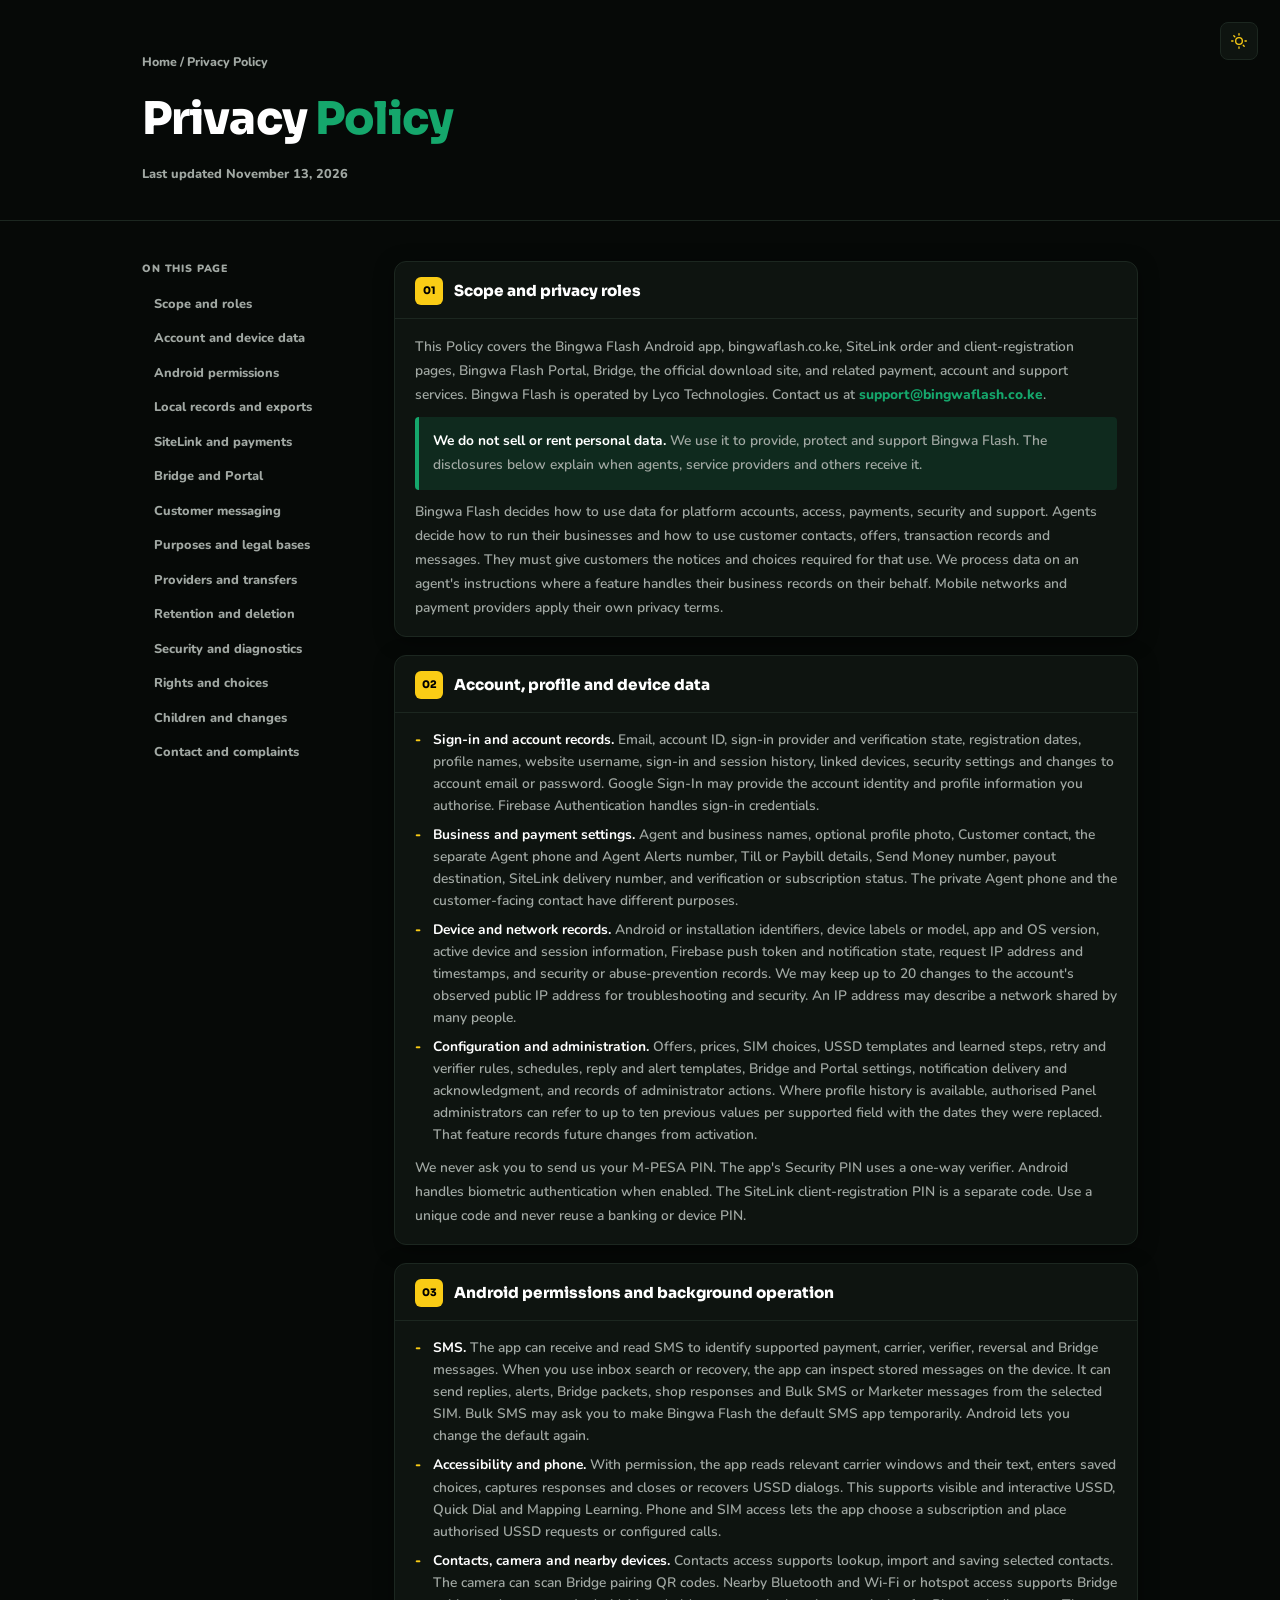
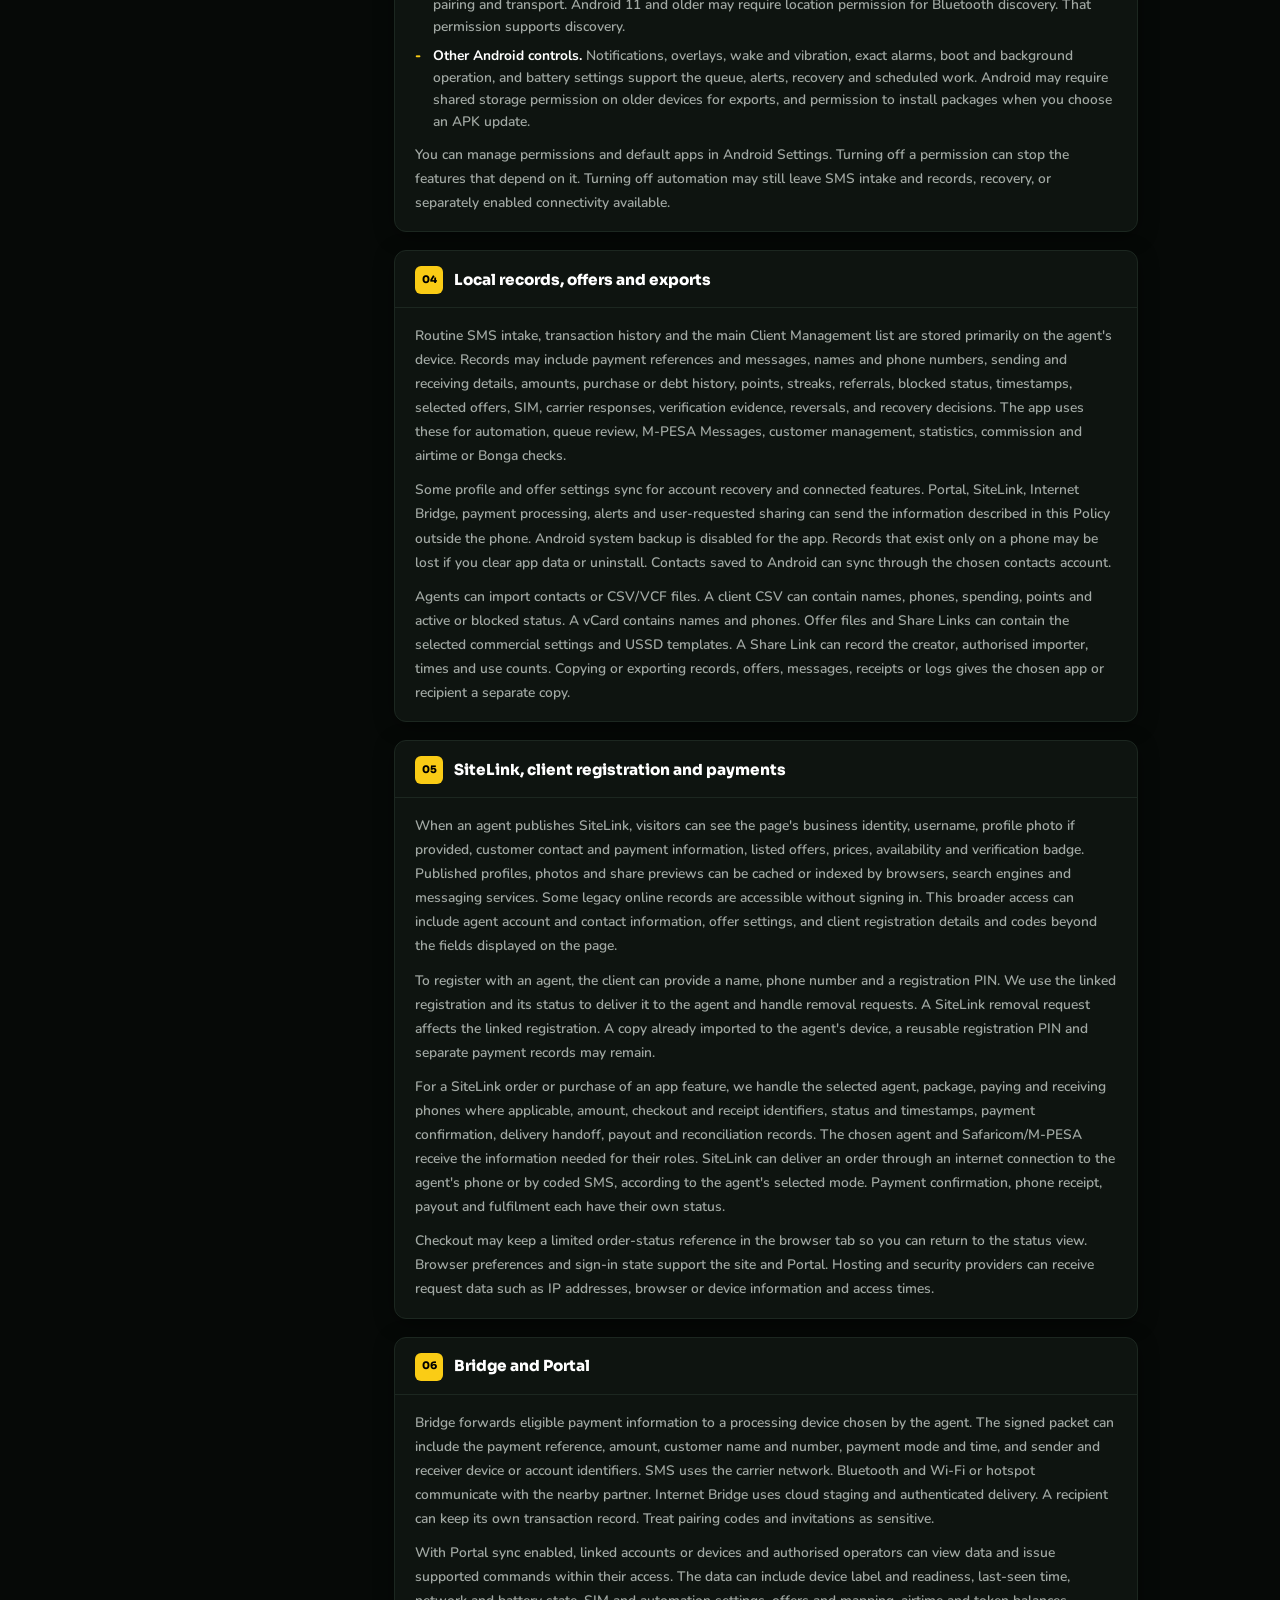
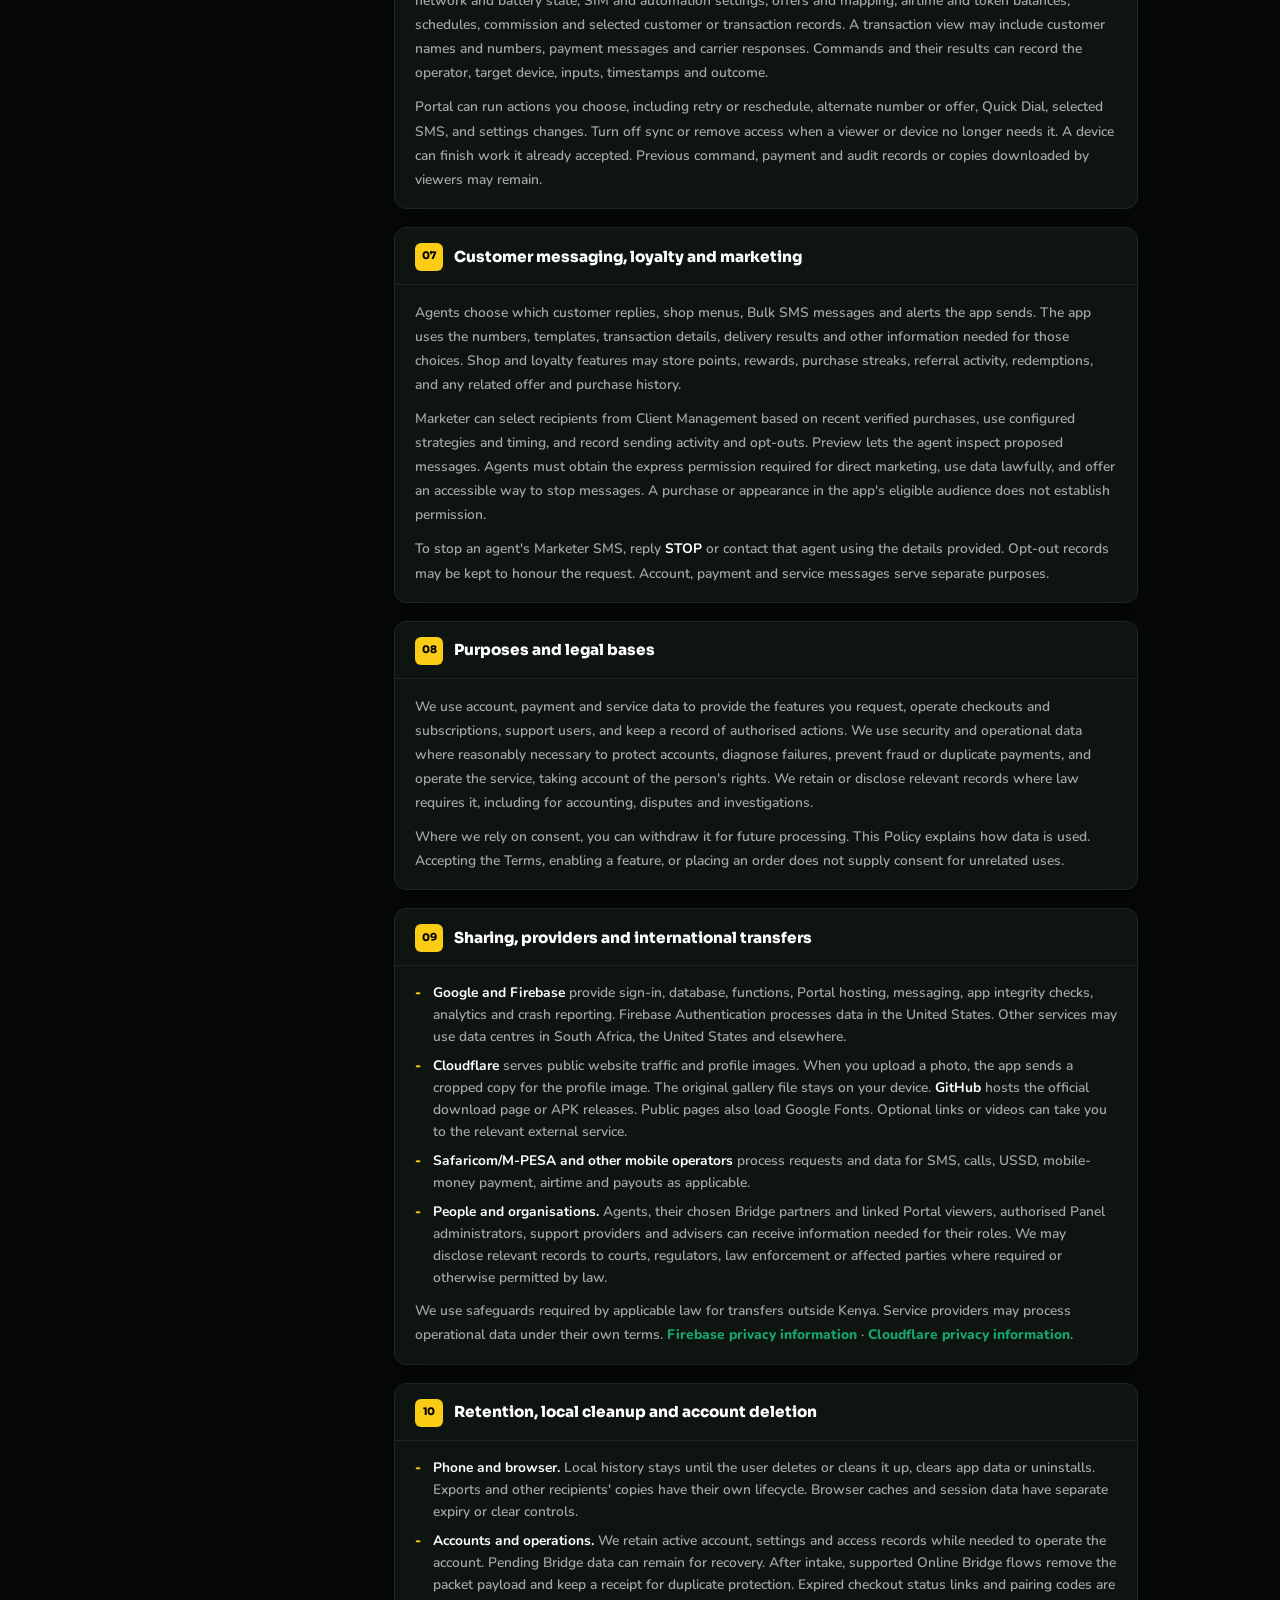
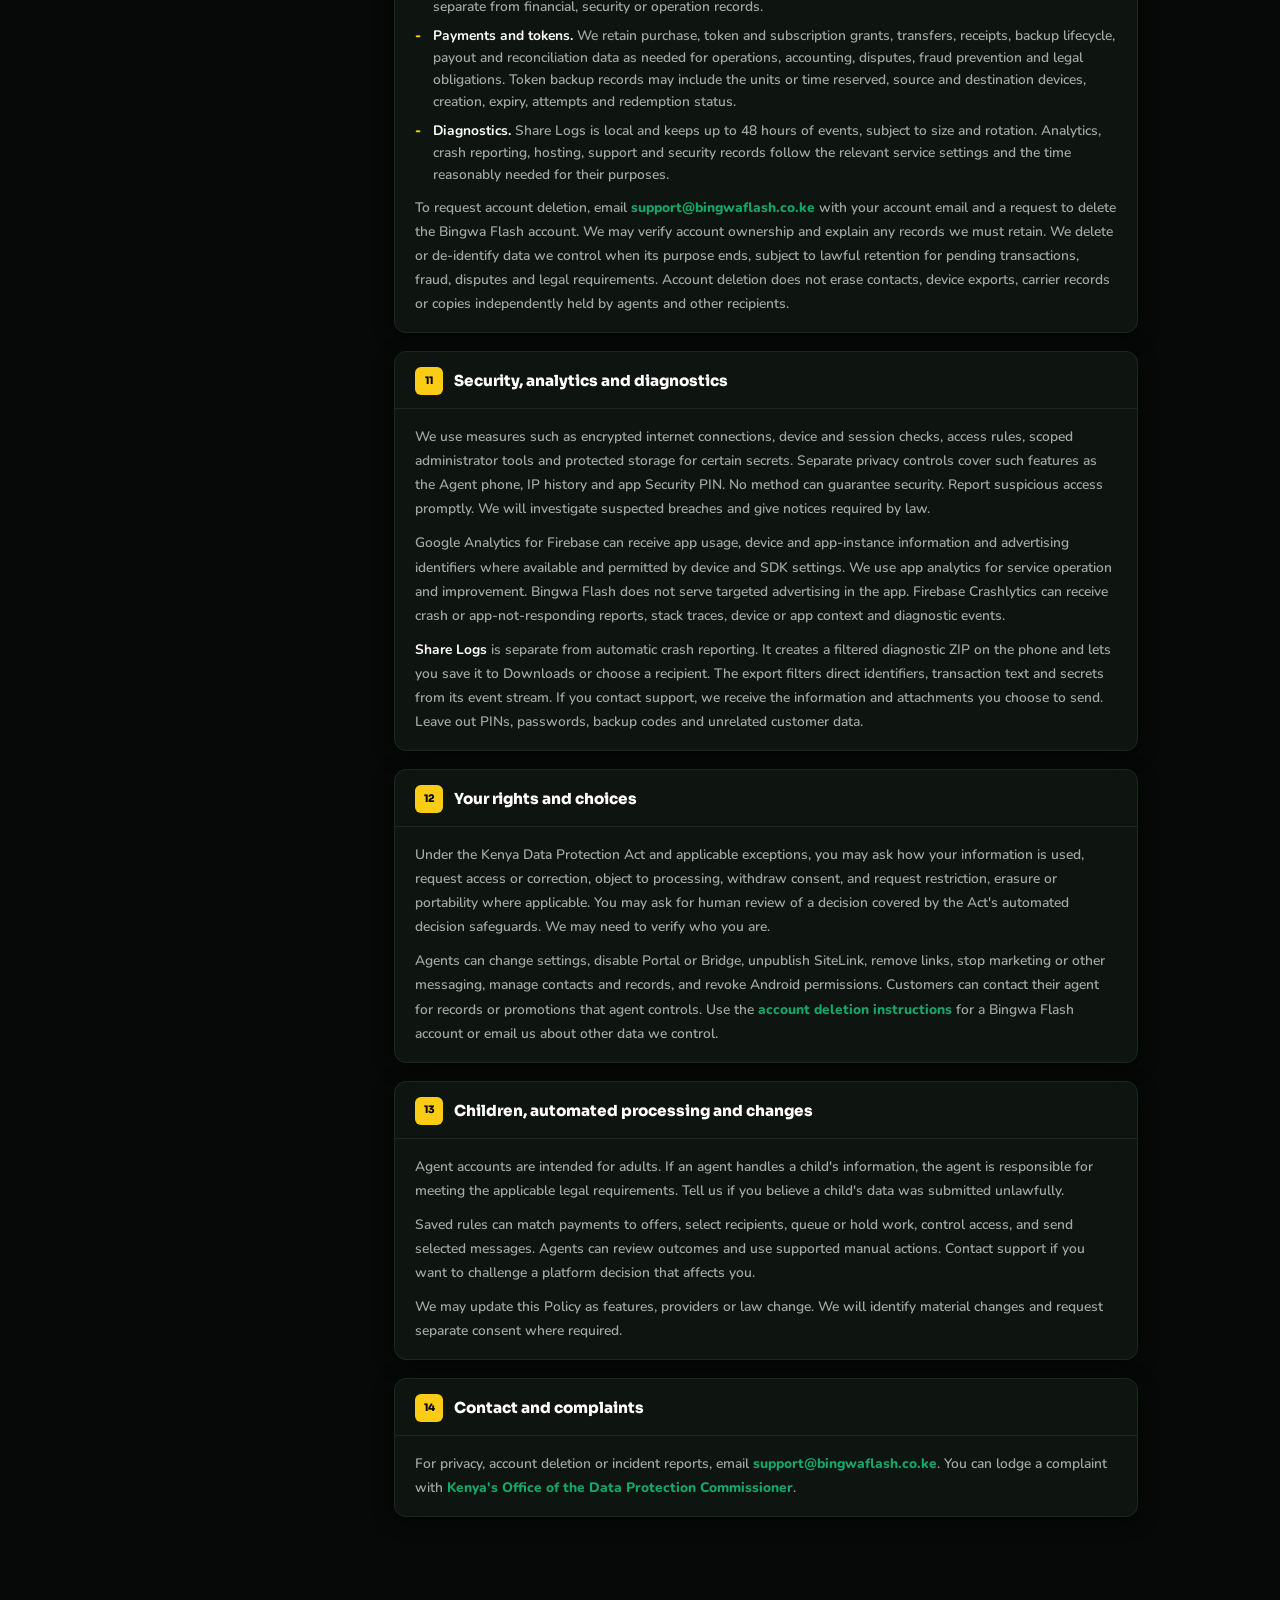
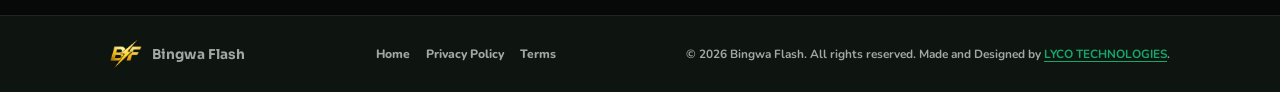
<file: privacy.html>
<!DOCTYPE html>
<html lang="en" data-theme="dark">
<head>
<meta charset="UTF-8">
<meta name="viewport" content="width=device-width,initial-scale=1">
<title>Privacy Policy - Bingwa Flash</title>
<meta name="description" content="How Bingwa Flash handles Android permissions, customer data, SiteLink, Portal, Bridge, payments, marketing, analytics and account deletion.">
<link rel="canonical" href="https://bingwaflash.co.ke/privacy.html">
<link rel="icon" type="image/png" href="/logo.png">
<script>(function(){try{var t=localStorage.getItem('bf-theme');if(t==='dark'||t==='light')document.documentElement.setAttribute('data-theme',t)}catch(error){/* Keep the server-rendered dark default when storage is unavailable. */}})();</script>
<link rel="preconnect" href="https://fonts.googleapis.com">
<link rel="preconnect" href="https://fonts.gstatic.com" crossorigin>
<link href="https://fonts.googleapis.com/css2?family=Nunito:wght@400;500;600;700;800;900&family=Sora:wght@600;700;800&display=swap" rel="stylesheet">
<style>
*,*::before,*::after{box-sizing:border-box;margin:0;padding:0}
:root{
  --y: var(--bf-yellow);
  --yd: var(--bf-yellow-strong);
  --g: var(--bf-green);
  --gd: var(--bf-green-strong);
  --red: var(--bf-red);
  --bg: var(--bf-bg);
  --surface: var(--bf-surface);
  --surface2: var(--bf-surface-raised);
  --border: var(--bf-border);
  --border2: var(--bf-border-strong);
  --text: var(--bf-text);
  --text2: var(--bf-text-muted);
  --text3: var(--bf-text-muted);
  --card: var(--bf-surface);
  --r8: 8px;
  --r12: 12px;
  --r20: 20px;
  --pill: 999px;
  --shadow: var(--bf-shadow);
}
/* Keep small legal links legible against the light theme. */
[data-theme="light"]{
  --g: #08613e;
  --yd: #725400;
}
html{scroll-behavior:smooth}
body{background:var(--bg);color:var(--text);font-family:'Nunito',sans-serif;line-height:1.65;overflow-x:hidden;-webkit-font-smoothing:antialiased}
body::before{content:none !important;display:none !important;}
.page-theme{position:fixed;right:22px;top:22px;z-index:30;width:44px;height:44px;border-radius:8px;background:var(--surface);border:1px solid var(--border);color:var(--text2);cursor:pointer;display:grid;place-items:center;transition:border-color .15s,color .15s}.page-theme:hover{border-color:var(--y);color:var(--text);background:var(--surface2)}.page-theme svg{width:16px;height:16px}
.wrap{max-width:1060px;margin:0 auto;padding:0 32px}
.page-hero{padding:52px 0 36px;border-bottom:1px solid var(--border)}
.breadcrumb{font-size:.78rem;font-weight:800;color:var(--text3);margin-bottom:12px}.breadcrumb a{color:var(--text3);text-decoration:none;transition:color .15s}.breadcrumb a:hover{color:var(--yd)}
h1{font-family:'Sora',sans-serif;font-size:clamp(2rem,4vw,2.8rem);font-weight:800;letter-spacing:-.02em;margin-bottom:8px}
h1 em{font-style:normal;color:var(--g)}
.hero-meta{font-size:.8rem;color:var(--text3);font-weight:800}
.doc-layout{display:grid;grid-template-columns:220px 1fr;gap:32px;padding:40px 0 80px;align-items:start}
.toc{position:sticky;top:76px;max-height:calc(100dvh - 92px);overflow:auto}.toc-label{font-size:.66rem;font-weight:900;text-transform:uppercase;letter-spacing:.08em;color:var(--text3);margin-bottom:10px}
.toc-list{list-style:none;display:flex;flex-direction:column;gap:2px}
.toc-list a{font-size:.8rem;font-weight:800;color:var(--text3);text-decoration:none;padding:6px 12px;border-radius:8px;display:block;transition:color .15s,background .15s}
.toc-list a:hover,.toc-list a.active{color:var(--yd);background:rgba(251,191,36,.08)}
.ps{margin-bottom:18px;background:var(--card);border-radius:12px;box-shadow:var(--shadow);border:1px solid var(--border);overflow:hidden;transition:border-color .25s}
.ps-header{padding:15px 20px 13px;border-bottom:1px solid var(--border);display:flex;align-items:center;gap:11px}
.ps-num{width:28px;height:28px;border-radius:6px;background:var(--y);display:grid;place-items:center;font-family:'Sora',sans-serif;font-size:.65rem;font-weight:900;color:#000;flex-shrink:0}
.ps h2{font-family:'Sora',sans-serif;font-size:.95rem;font-weight:800}
.ps-body{padding:16px 20px}
.ps-body p{font-size:.86rem;color:var(--text2);line-height:1.75;margin-bottom:10px;font-weight:600}
.ps-body p:last-child{margin-bottom:0}
.ps-body ul{list-style:none;display:flex;flex-direction:column;gap:7px;margin-bottom:10px}
.ps-body li{font-size:.86rem;color:var(--text2);line-height:1.6;padding-left:18px;position:relative;font-weight:600}
.ps-body li::before{content:'-';position:absolute;left:0;color:var(--y);font-weight:900}
.ps-body a{color:var(--g);text-decoration:none;font-weight:800}.ps-body a:hover{text-decoration:underline}
.ps-body strong{color:var(--text)}
.callout{background:rgba(251,191,36,.08);border-left:4px solid var(--y);border-radius:4px;padding:12px 14px;margin:10px 0}
.callout.green{background:var(--bf-selection);border-left-color:var(--g)}
.callout.red{background:rgba(239,68,68,.08);border-left-color:var(--red)}
.callout p{margin-bottom:0!important}
footer{background:var(--surface);border-top:1px solid var(--border);padding:22px 32px;transition:background .25s,border-color .25s}
.ft-in{max-width:1060px;margin:0 auto;display:flex;align-items:center;justify-content:space-between;flex-wrap:wrap;gap:14px}
.ft-logo{display:flex;align-items:center;gap:10px;text-decoration:none;color:inherit}
.ft-logo img{width:22px;height:22px;border-radius:6px}
.ft-logo span{font-family:'Sora',sans-serif;font-size:.85rem;font-weight:700;color:var(--text2)}
.ft-links{display:flex;gap:16px;flex-wrap:wrap}
.ft-links a{font-size:.76rem;font-weight:800;color:var(--text3);text-decoration:none;transition:color .15s}.ft-links a:hover{color:var(--yd)}
.ft-copy{font-size:.74rem;color:var(--text3);font-weight:700}
@media(max-width:900px){.doc-layout{grid-template-columns:minmax(0,1fr);gap:20px}.toc{position:static;max-height:none;overflow:visible}.toc-list{display:grid;grid-template-columns:repeat(2,minmax(0,1fr))}.toc-list a{padding:8px;overflow-wrap:anywhere}}
@media(max-width:768px){.wrap{padding:0 20px}.ft-in{flex-direction:column;text-align:center}}
</style>
<!-- Shared flat theme tokens keep legal pages readable in both modes. -->
<link rel="stylesheet" href="/site-theme.css?v=20260830-2">
<script src="/site-theme.js?v=20260830" defer></script>
</head>
<body>
<button class="page-theme" data-theme-toggle type="button" title="Toggle theme" aria-label="Toggle dark/light mode">
  <svg id="ico-moon" viewBox="0 0 24 24" fill="none" stroke="currentColor" stroke-width="2" stroke-linecap="round"><path d="M21 12.79A9 9 0 1111.21 3 7 7 0 0021 12.79z"/></svg>
  <svg id="ico-sun" viewBox="0 0 24 24" fill="none" stroke="currentColor" stroke-width="2" stroke-linecap="round" style="display:none"><circle cx="12" cy="12" r="5"/><line x1="12" y1="1" x2="12" y2="3"/><line x1="12" y1="21" x2="12" y2="23"/><line x1="4.22" y1="4.22" x2="5.64" y2="5.64"/><line x1="18.36" y1="18.36" x2="19.78" y2="19.78"/><line x1="1" y1="12" x2="3" y2="12"/><line x1="21" y1="12" x2="23" y2="12"/></svg>
</button>

<div class="page-hero"><div class="wrap">
  <div class="breadcrumb"><a href="/">Home</a> / Privacy Policy</div>
  <h1>Privacy <em>Policy</em></h1>
  <div class="hero-meta">Last updated November 13, 2026</div>
</div></div>

<div class="wrap"><div class="doc-layout">
  <aside class="toc" aria-label="On this page">
    <div class="toc-label">On this page</div>
    <ul class="toc-list">
      <li><a href="#s1">Scope and roles</a></li>
      <li><a href="#s2">Account and device data</a></li>
      <li><a href="#s3">Android permissions</a></li>
      <li><a href="#s4">Local records and exports</a></li>
      <li><a href="#s5">SiteLink and payments</a></li>
      <li><a href="#s6">Bridge and Portal</a></li>
      <li><a href="#s14">Customer messaging</a></li>
      <li><a href="#s7">Purposes and legal bases</a></li>
      <li><a href="#s8">Providers and transfers</a></li>
      <li><a href="#s9">Retention and deletion</a></li>
      <li><a href="#s10">Security and diagnostics</a></li>
      <li><a href="#s11">Rights and choices</a></li>
      <li><a href="#s12">Children and changes</a></li>
      <li><a href="#s13">Contact and complaints</a></li>
    </ul>
  </aside>
  <main>

    <section class="ps" id="s1"><div class="ps-header"><div class="ps-num">01</div><h2>Scope and privacy roles</h2></div><div class="ps-body">
      <p>This Policy covers the Bingwa Flash Android app, bingwaflash.co.ke, SiteLink order and client-registration pages, Bingwa Flash Portal, Bridge, the official download site, and related payment, account and support services. Bingwa Flash is operated by Lyco Technologies. Contact us at <a href="mailto:support@bingwaflash.co.ke">support@bingwaflash.co.ke</a>.</p>
      <div class="callout green"><p><strong>We do not sell or rent personal data.</strong> We use it to provide, protect and support Bingwa Flash. The disclosures below explain when agents, service providers and others receive it.</p></div>
      <p>Bingwa Flash decides how to use data for platform accounts, access, payments, security and support. Agents decide how to run their businesses and how to use customer contacts, offers, transaction records and messages. They must give customers the notices and choices required for that use. We process data on an agent's instructions where a feature handles their business records on their behalf. Mobile networks and payment providers apply their own privacy terms.</p>
    </div></section>

    <section class="ps" id="s2"><div class="ps-header"><div class="ps-num">02</div><h2>Account, profile and device data</h2></div><div class="ps-body">
      <ul>
        <li><strong>Sign-in and account records.</strong> Email, account ID, sign-in provider and verification state, registration dates, profile names, website username, sign-in and session history, linked devices, security settings and changes to account email or password. Google Sign-In may provide the account identity and profile information you authorise. Firebase Authentication handles sign-in credentials.</li>
        <li><strong>Business and payment settings.</strong> Agent and business names, optional profile photo, Customer contact, the separate Agent phone and Agent Alerts number, Till or Paybill details, Send Money number, payout destination, SiteLink delivery number, and verification or subscription status. The private Agent phone and the customer-facing contact have different purposes.</li>
        <li><strong>Device and network records.</strong> Android or installation identifiers, device labels or model, app and OS version, active device and session information, Firebase push token and notification state, request IP address and timestamps, and security or abuse-prevention records. We may keep up to 20 changes to the account's observed public IP address for troubleshooting and security. An IP address may describe a network shared by many people.</li>
        <li><strong>Configuration and administration.</strong> Offers, prices, SIM choices, USSD templates and learned steps, retry and verifier rules, schedules, reply and alert templates, Bridge and Portal settings, notification delivery and acknowledgment, and records of administrator actions. Where profile history is available, authorised Panel administrators can refer to up to ten previous values per supported field with the dates they were replaced. That feature records future changes from activation.</li>
      </ul>
      <p>We never ask you to send us your M-PESA PIN. The app's Security PIN uses a one-way verifier. Android handles biometric authentication when enabled. The SiteLink client-registration PIN is a separate code. Use a unique code and never reuse a banking or device PIN.</p>
    </div></section>

    <section class="ps" id="s3"><div class="ps-header"><div class="ps-num">03</div><h2>Android permissions and background operation</h2></div><div class="ps-body">
      <ul>
        <li><strong>SMS.</strong> The app can receive and read SMS to identify supported payment, carrier, verifier, reversal and Bridge messages. When you use inbox search or recovery, the app can inspect stored messages on the device. It can send replies, alerts, Bridge packets, shop responses and Bulk SMS or Marketer messages from the selected SIM. Bulk SMS may ask you to make Bingwa Flash the default SMS app temporarily. Android lets you change the default again.</li>
        <li><strong>Accessibility and phone.</strong> With permission, the app reads relevant carrier windows and their text, enters saved choices, captures responses and closes or recovers USSD dialogs. This supports visible and interactive USSD, Quick Dial and Mapping Learning. Phone and SIM access lets the app choose a subscription and place authorised USSD requests or configured calls.</li>
        <li><strong>Contacts, camera and nearby devices.</strong> Contacts access supports lookup, import and saving selected contacts. The camera can scan Bridge pairing QR codes. Nearby Bluetooth and Wi-Fi or hotspot access supports Bridge pairing and transport. Android 11 and older may require location permission for Bluetooth discovery. That permission supports discovery.</li>
        <li><strong>Other Android controls.</strong> Notifications, overlays, wake and vibration, exact alarms, boot and background operation, and battery settings support the queue, alerts, recovery and scheduled work. Android may require shared storage permission on older devices for exports, and permission to install packages when you choose an APK update.</li>
      </ul>
      <p>You can manage permissions and default apps in Android Settings. Turning off a permission can stop the features that depend on it. Turning off automation may still leave SMS intake and records, recovery, or separately enabled connectivity available.</p>
    </div></section>

    <section class="ps" id="s4"><div class="ps-header"><div class="ps-num">04</div><h2>Local records, offers and exports</h2></div><div class="ps-body">
      <p>Routine SMS intake, transaction history and the main Client Management list are stored primarily on the agent's device. Records may include payment references and messages, names and phone numbers, sending and receiving details, amounts, purchase or debt history, points, streaks, referrals, blocked status, timestamps, selected offers, SIM, carrier responses, verification evidence, reversals, and recovery decisions. The app uses these for automation, queue review, M-PESA Messages, customer management, statistics, commission and airtime or Bonga checks.</p>
      <p>Some profile and offer settings sync for account recovery and connected features. Portal, SiteLink, Internet Bridge, payment processing, alerts and user-requested sharing can send the information described in this Policy outside the phone. Android system backup is disabled for the app. Records that exist only on a phone may be lost if you clear app data or uninstall. Contacts saved to Android can sync through the chosen contacts account.</p>
      <p>Agents can import contacts or CSV/VCF files. A client CSV can contain names, phones, spending, points and active or blocked status. A vCard contains names and phones. Offer files and Share Links can contain the selected commercial settings and USSD templates. A Share Link can record the creator, authorised importer, times and use counts. Copying or exporting records, offers, messages, receipts or logs gives the chosen app or recipient a separate copy.</p>
    </div></section>

    <section class="ps" id="s5"><div class="ps-header"><div class="ps-num">05</div><h2>SiteLink, client registration and payments</h2></div><div class="ps-body">
      <p>When an agent publishes SiteLink, visitors can see the page's business identity, username, profile photo if provided, customer contact and payment information, listed offers, prices, availability and verification badge. Published profiles, photos and share previews can be cached or indexed by browsers, search engines and messaging services. Some legacy online records are accessible without signing in. This broader access can include agent account and contact information, offer settings, and client registration details and codes beyond the fields displayed on the page.</p>
      <p>To register with an agent, the client can provide a name, phone number and a registration PIN. We use the linked registration and its status to deliver it to the agent and handle removal requests. A SiteLink removal request affects the linked registration. A copy already imported to the agent's device, a reusable registration PIN and separate payment records may remain.</p>
      <p>For a SiteLink order or purchase of an app feature, we handle the selected agent, package, paying and receiving phones where applicable, amount, checkout and receipt identifiers, status and timestamps, payment confirmation, delivery handoff, payout and reconciliation records. The chosen agent and Safaricom/M-PESA receive the information needed for their roles. SiteLink can deliver an order through an internet connection to the agent's phone or by coded SMS, according to the agent's selected mode. Payment confirmation, phone receipt, payout and fulfilment each have their own status.</p>
      <p>Checkout may keep a limited order-status reference in the browser tab so you can return to the status view. Browser preferences and sign-in state support the site and Portal. Hosting and security providers can receive request data such as IP addresses, browser or device information and access times.</p>
    </div></section>

    <section class="ps" id="s6"><div class="ps-header"><div class="ps-num">06</div><h2>Bridge and Portal</h2></div><div class="ps-body">
      <p>Bridge forwards eligible payment information to a processing device chosen by the agent. The signed packet can include the payment reference, amount, customer name and number, payment mode and time, and sender and receiver device or account identifiers. SMS uses the carrier network. Bluetooth and Wi-Fi or hotspot communicate with the nearby partner. Internet Bridge uses cloud staging and authenticated delivery. A recipient can keep its own transaction record. Treat pairing codes and invitations as sensitive.</p>
      <p>With Portal sync enabled, linked accounts or devices and authorised operators can view data and issue supported commands within their access. The data can include device label and readiness, last-seen time, network and battery state, SIM and automation settings, offers and mapping, airtime and token balances, schedules, commission and selected customer or transaction records. A transaction view may include customer names and numbers, payment messages and carrier responses. Commands and their results can record the operator, target device, inputs, timestamps and outcome.</p>
      <p>Portal can run actions you choose, including retry or reschedule, alternate number or offer, Quick Dial, selected SMS, and settings changes. Turn off sync or remove access when a viewer or device no longer needs it. A device can finish work it already accepted. Previous command, payment and audit records or copies downloaded by viewers may remain.</p>
    </div></section>

    <section class="ps" id="s14"><div class="ps-header"><div class="ps-num">07</div><h2>Customer messaging, loyalty and marketing</h2></div><div class="ps-body">
      <p>Agents choose which customer replies, shop menus, Bulk SMS messages and alerts the app sends. The app uses the numbers, templates, transaction details, delivery results and other information needed for those choices. Shop and loyalty features may store points, rewards, purchase streaks, referral activity, redemptions, and any related offer and purchase history.</p>
      <p>Marketer can select recipients from Client Management based on recent verified purchases, use configured strategies and timing, and record sending activity and opt-outs. Preview lets the agent inspect proposed messages. Agents must obtain the express permission required for direct marketing, use data lawfully, and offer an accessible way to stop messages. A purchase or appearance in the app's eligible audience does not establish permission.</p>
      <p>To stop an agent's Marketer SMS, reply <strong>STOP</strong> or contact that agent using the details provided. Opt-out records may be kept to honour the request. Account, payment and service messages serve separate purposes.</p>
    </div></section>

    <section class="ps" id="s7"><div class="ps-header"><div class="ps-num">08</div><h2>Purposes and legal bases</h2></div><div class="ps-body">
      <p>We use account, payment and service data to provide the features you request, operate checkouts and subscriptions, support users, and keep a record of authorised actions. We use security and operational data where reasonably necessary to protect accounts, diagnose failures, prevent fraud or duplicate payments, and operate the service, taking account of the person's rights. We retain or disclose relevant records where law requires it, including for accounting, disputes and investigations.</p>
      <p>Where we rely on consent, you can withdraw it for future processing. This Policy explains how data is used. Accepting the Terms, enabling a feature, or placing an order does not supply consent for unrelated uses.</p>
    </div></section>

    <section class="ps" id="s8"><div class="ps-header"><div class="ps-num">09</div><h2>Sharing, providers and international transfers</h2></div><div class="ps-body">
      <ul>
        <li><strong>Google and Firebase</strong> provide sign-in, database, functions, Portal hosting, messaging, app integrity checks, analytics and crash reporting. Firebase Authentication processes data in the United States. Other services may use data centres in South Africa, the United States and elsewhere.</li>
        <li><strong>Cloudflare</strong> serves public website traffic and profile images. When you upload a photo, the app sends a cropped copy for the profile image. The original gallery file stays on your device. <strong>GitHub</strong> hosts the official download page or APK releases. Public pages also load Google Fonts. Optional links or videos can take you to the relevant external service.</li>
        <li><strong>Safaricom/M-PESA and other mobile operators</strong> process requests and data for SMS, calls, USSD, mobile-money payment, airtime and payouts as applicable.</li>
        <li><strong>People and organisations.</strong> Agents, their chosen Bridge partners and linked Portal viewers, authorised Panel administrators, support providers and advisers can receive information needed for their roles. We may disclose relevant records to courts, regulators, law enforcement or affected parties where required or otherwise permitted by law.</li>
      </ul>
      <p>We use safeguards required by applicable law for transfers outside Kenya. Service providers may process operational data under their own terms. <a href="https://firebase.google.com/support/privacy">Firebase privacy information</a> · <a href="https://www.cloudflare.com/privacypolicy/">Cloudflare privacy information</a>.</p>
    </div></section>

    <section class="ps" id="s9"><div class="ps-header"><div class="ps-num">10</div><h2>Retention, local cleanup and account deletion</h2></div><div class="ps-body">
      <ul>
        <li><strong>Phone and browser.</strong> Local history stays until the user deletes or cleans it up, clears app data or uninstalls. Exports and other recipients' copies have their own lifecycle. Browser caches and session data have separate expiry or clear controls.</li>
        <li><strong>Accounts and operations.</strong> We retain active account, settings and access records while needed to operate the account. Pending Bridge data can remain for recovery. After intake, supported Online Bridge flows remove the packet payload and keep a receipt for duplicate protection. Expired checkout status links and pairing codes are separate from financial, security or operation records.</li>
        <li><strong>Payments and tokens.</strong> We retain purchase, token and subscription grants, transfers, receipts, backup lifecycle, payout and reconciliation data as needed for operations, accounting, disputes, fraud prevention and legal obligations. Token backup records may include the units or time reserved, source and destination devices, creation, expiry, attempts and redemption status.</li>
        <li><strong>Diagnostics.</strong> Share Logs is local and keeps up to 48 hours of events, subject to size and rotation. Analytics, crash reporting, hosting, support and security records follow the relevant service settings and the time reasonably needed for their purposes.</li>
      </ul>
      <p id="account-deletion">To request account deletion, email <a href="mailto:support@bingwaflash.co.ke?subject=Bingwa%20Flash%20account%20deletion">support@bingwaflash.co.ke</a> with your account email and a request to delete the Bingwa Flash account. We may verify account ownership and explain any records we must retain. We delete or de-identify data we control when its purpose ends, subject to lawful retention for pending transactions, fraud, disputes and legal requirements. Account deletion does not erase contacts, device exports, carrier records or copies independently held by agents and other recipients.</p>
    </div></section>

    <section class="ps" id="s10"><div class="ps-header"><div class="ps-num">11</div><h2>Security, analytics and diagnostics</h2></div><div class="ps-body">
      <p>We use measures such as encrypted internet connections, device and session checks, access rules, scoped administrator tools and protected storage for certain secrets. Separate privacy controls cover such features as the Agent phone, IP history and app Security PIN. No method can guarantee security. Report suspicious access promptly. We will investigate suspected breaches and give notices required by law.</p>
      <p>Google Analytics for Firebase can receive app usage, device and app-instance information and advertising identifiers where available and permitted by device and SDK settings. We use app analytics for service operation and improvement. Bingwa Flash does not serve targeted advertising in the app. Firebase Crashlytics can receive crash or app-not-responding reports, stack traces, device or app context and diagnostic events.</p>
      <p><strong>Share Logs</strong> is separate from automatic crash reporting. It creates a filtered diagnostic ZIP on the phone and lets you save it to Downloads or choose a recipient. The export filters direct identifiers, transaction text and secrets from its event stream. If you contact support, we receive the information and attachments you choose to send. Leave out PINs, passwords, backup codes and unrelated customer data.</p>
    </div></section>

    <section class="ps" id="s11"><div class="ps-header"><div class="ps-num">12</div><h2>Your rights and choices</h2></div><div class="ps-body">
      <p>Under the Kenya Data Protection Act and applicable exceptions, you may ask how your information is used, request access or correction, object to processing, withdraw consent, and request restriction, erasure or portability where applicable. You may ask for human review of a decision covered by the Act's automated decision safeguards. We may need to verify who you are.</p>
      <p>Agents can change settings, disable Portal or Bridge, unpublish SiteLink, remove links, stop marketing or other messaging, manage contacts and records, and revoke Android permissions. Customers can contact their agent for records or promotions that agent controls. Use the <a href="#account-deletion">account deletion instructions</a> for a Bingwa Flash account or email us about other data we control.</p>
    </div></section>

    <section class="ps" id="s12"><div class="ps-header"><div class="ps-num">13</div><h2>Children, automated processing and changes</h2></div><div class="ps-body">
      <p>Agent accounts are intended for adults. If an agent handles a child's information, the agent is responsible for meeting the applicable legal requirements. Tell us if you believe a child's data was submitted unlawfully.</p>
      <p>Saved rules can match payments to offers, select recipients, queue or hold work, control access, and send selected messages. Agents can review outcomes and use supported manual actions. Contact support if you want to challenge a platform decision that affects you.</p>
      <p>We may update this Policy as features, providers or law change. We will identify material changes and request separate consent where required.</p>
    </div></section>

    <section class="ps" id="s13"><div class="ps-header"><div class="ps-num">14</div><h2>Contact and complaints</h2></div><div class="ps-body">
      <p>For privacy, account deletion or incident reports, email <a href="mailto:support@bingwaflash.co.ke">support@bingwaflash.co.ke</a>. You can lodge a complaint with <a href="https://cie.odpc.go.ke/Complaint">Kenya's Office of the Data Protection Commissioner</a>.</p>
    </div></section>

  </main>
</div></div>

<footer><div class="ft-in">
  <a class="ft-logo" href="/"><img src="/logo.png" alt="Bingwa Flash"><span>Bingwa Flash</span></a>
  <div class="ft-links"><a href="/">Home</a><a href="/privacy.html">Privacy Policy</a><a href="/terms.html">Terms</a></div>
  <!-- Keep parent-company ownership visible without replacing the legal product identity. -->
  <div class="ft-copy">&copy; 2026 Bingwa Flash. All rights reserved. Made and Designed by <a href="https://lycotechnologies.co.ke/" target="_blank" rel="noopener">LYCO TECHNOLOGIES</a>.</div>
</div></footer>
<script>
document.querySelectorAll('.toc-list a').forEach(function(a){a.addEventListener('click',function(){document.querySelectorAll('.toc-list a').forEach(function(x){x.classList.remove('active')});a.classList.add('active')})});
</script>
</body>
</html>
</file>
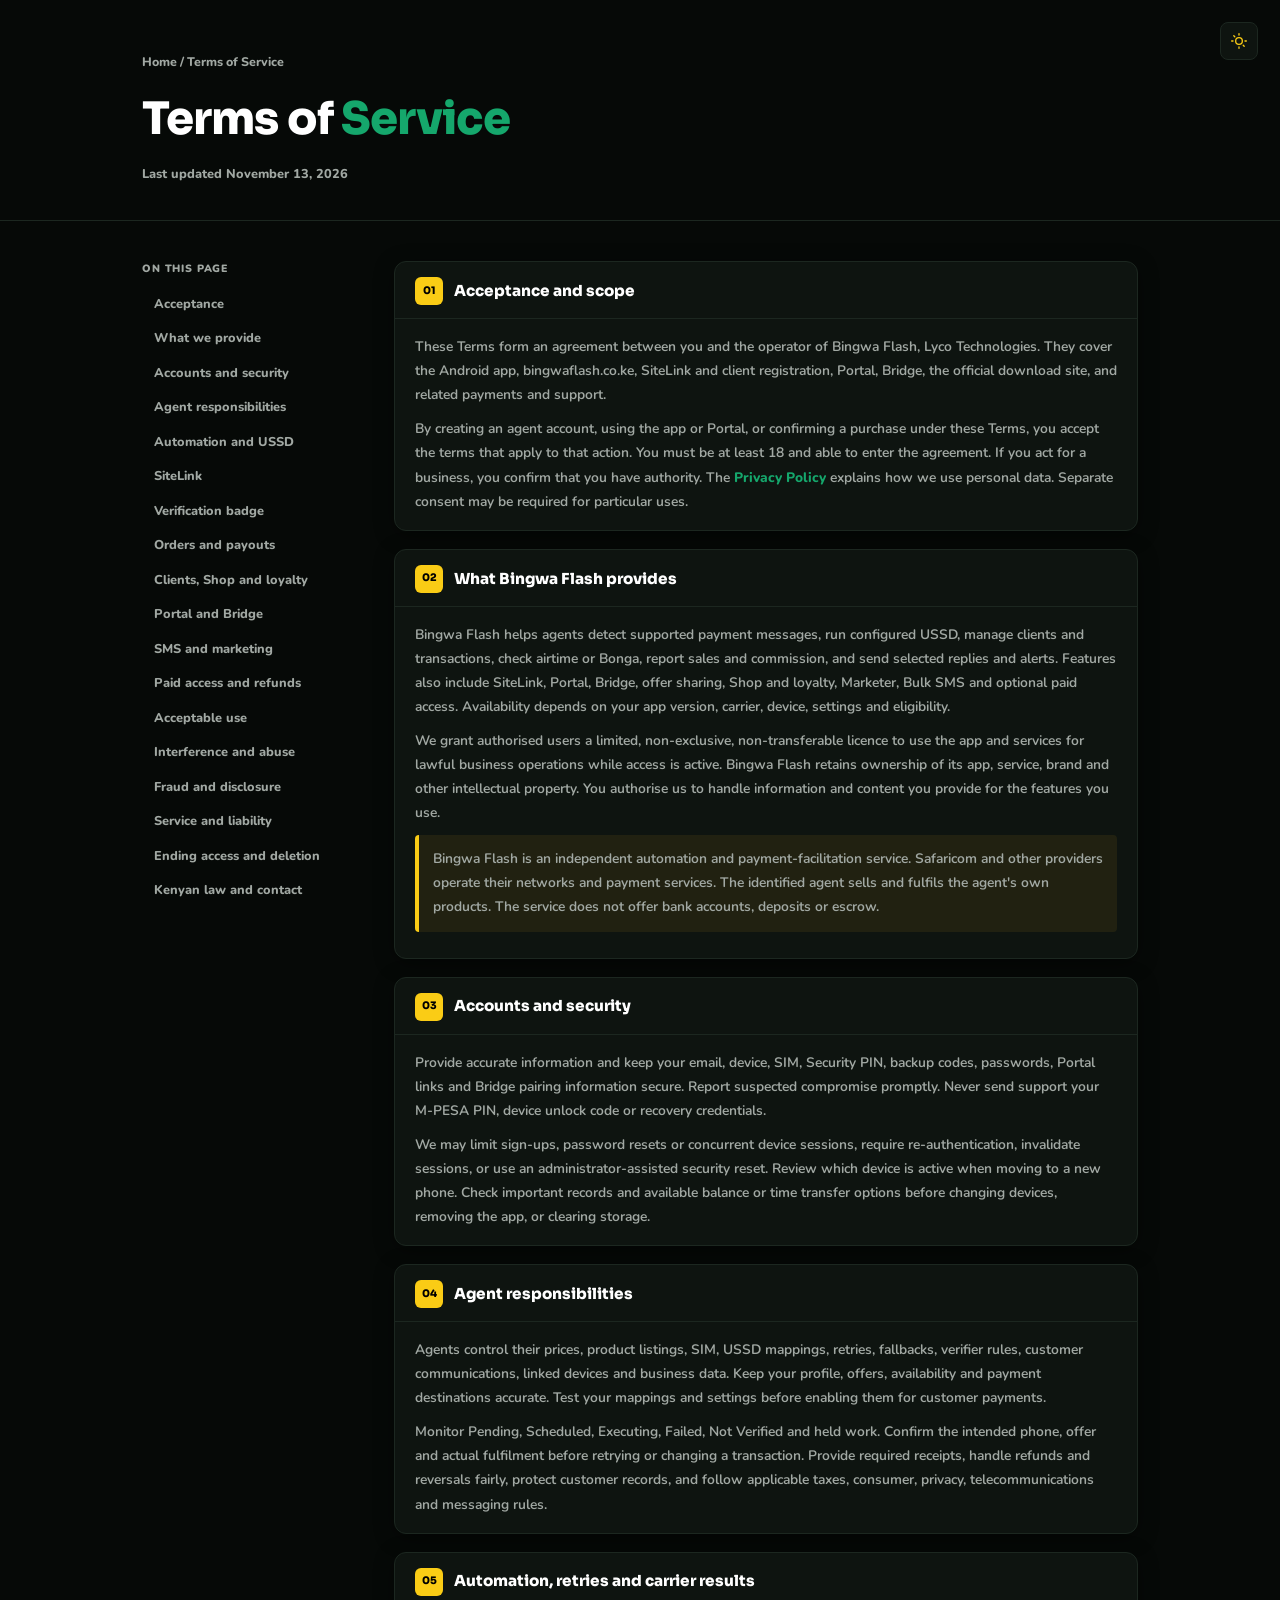
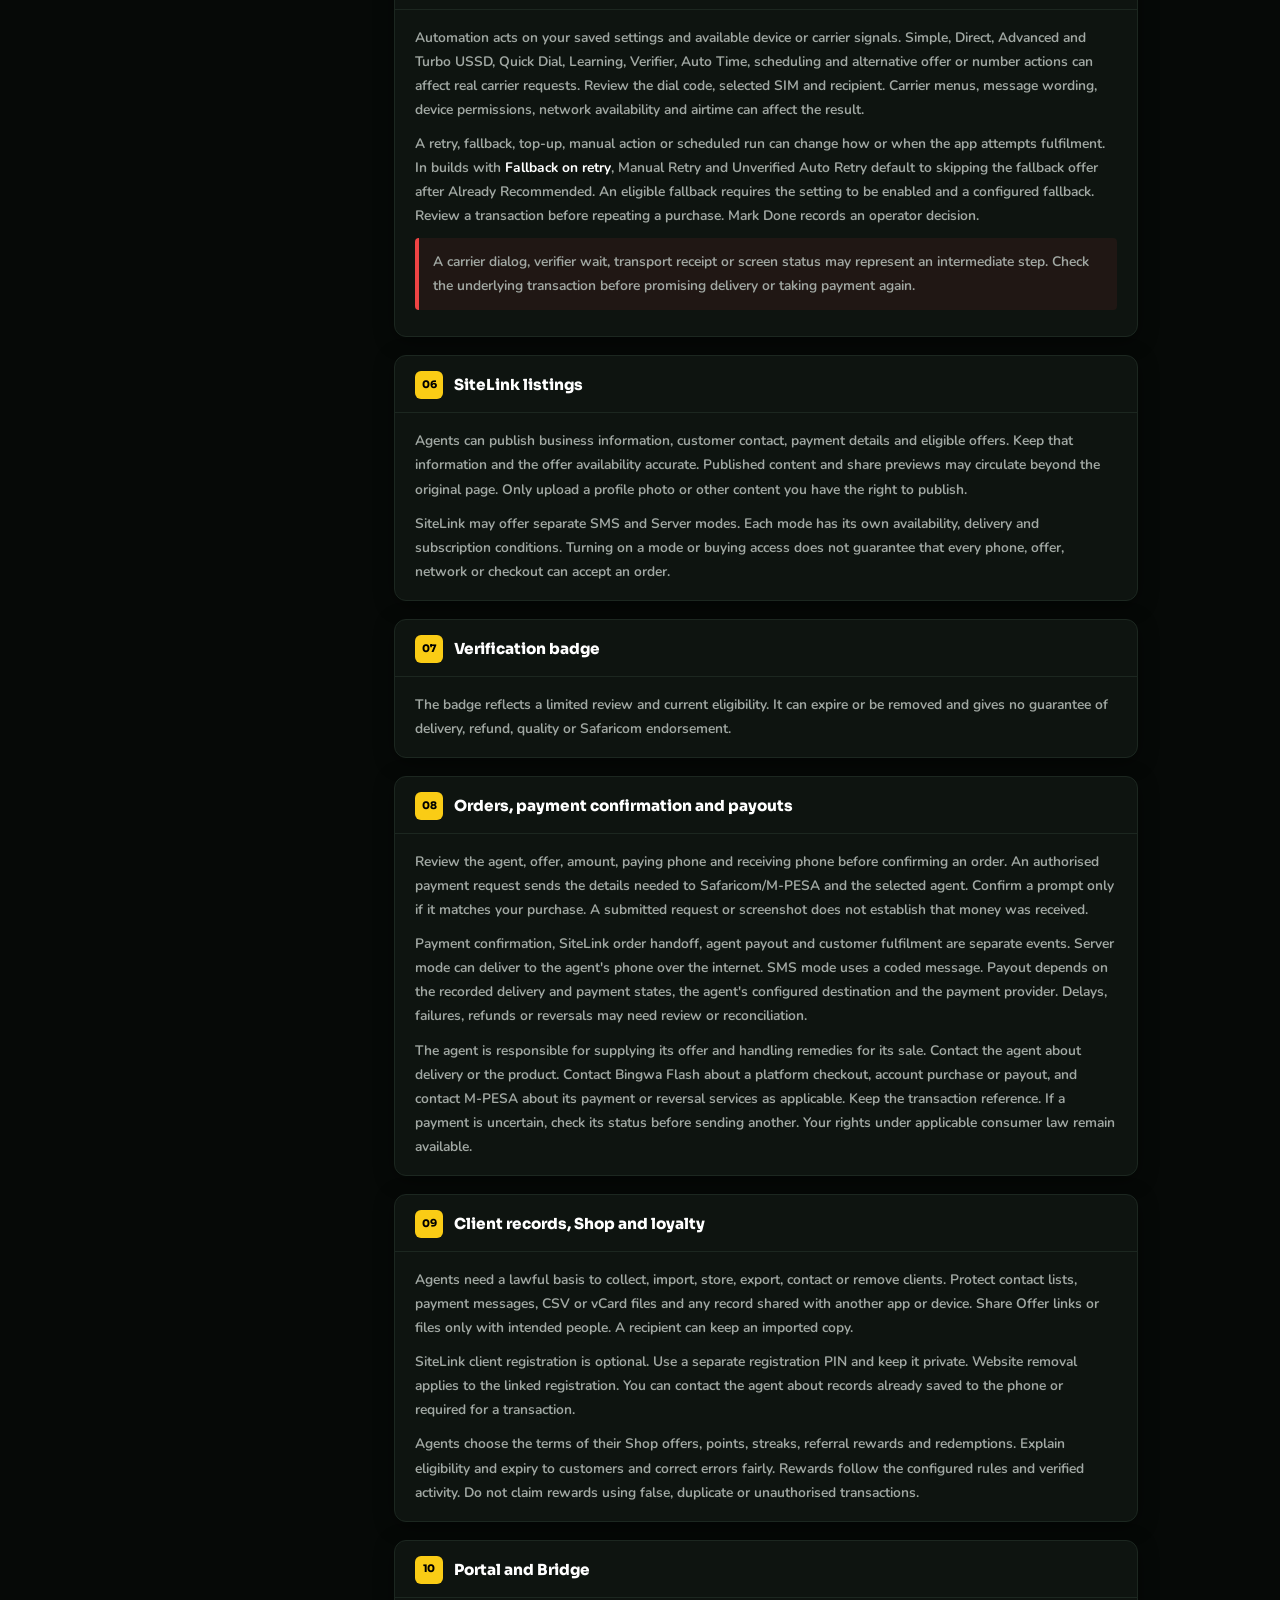
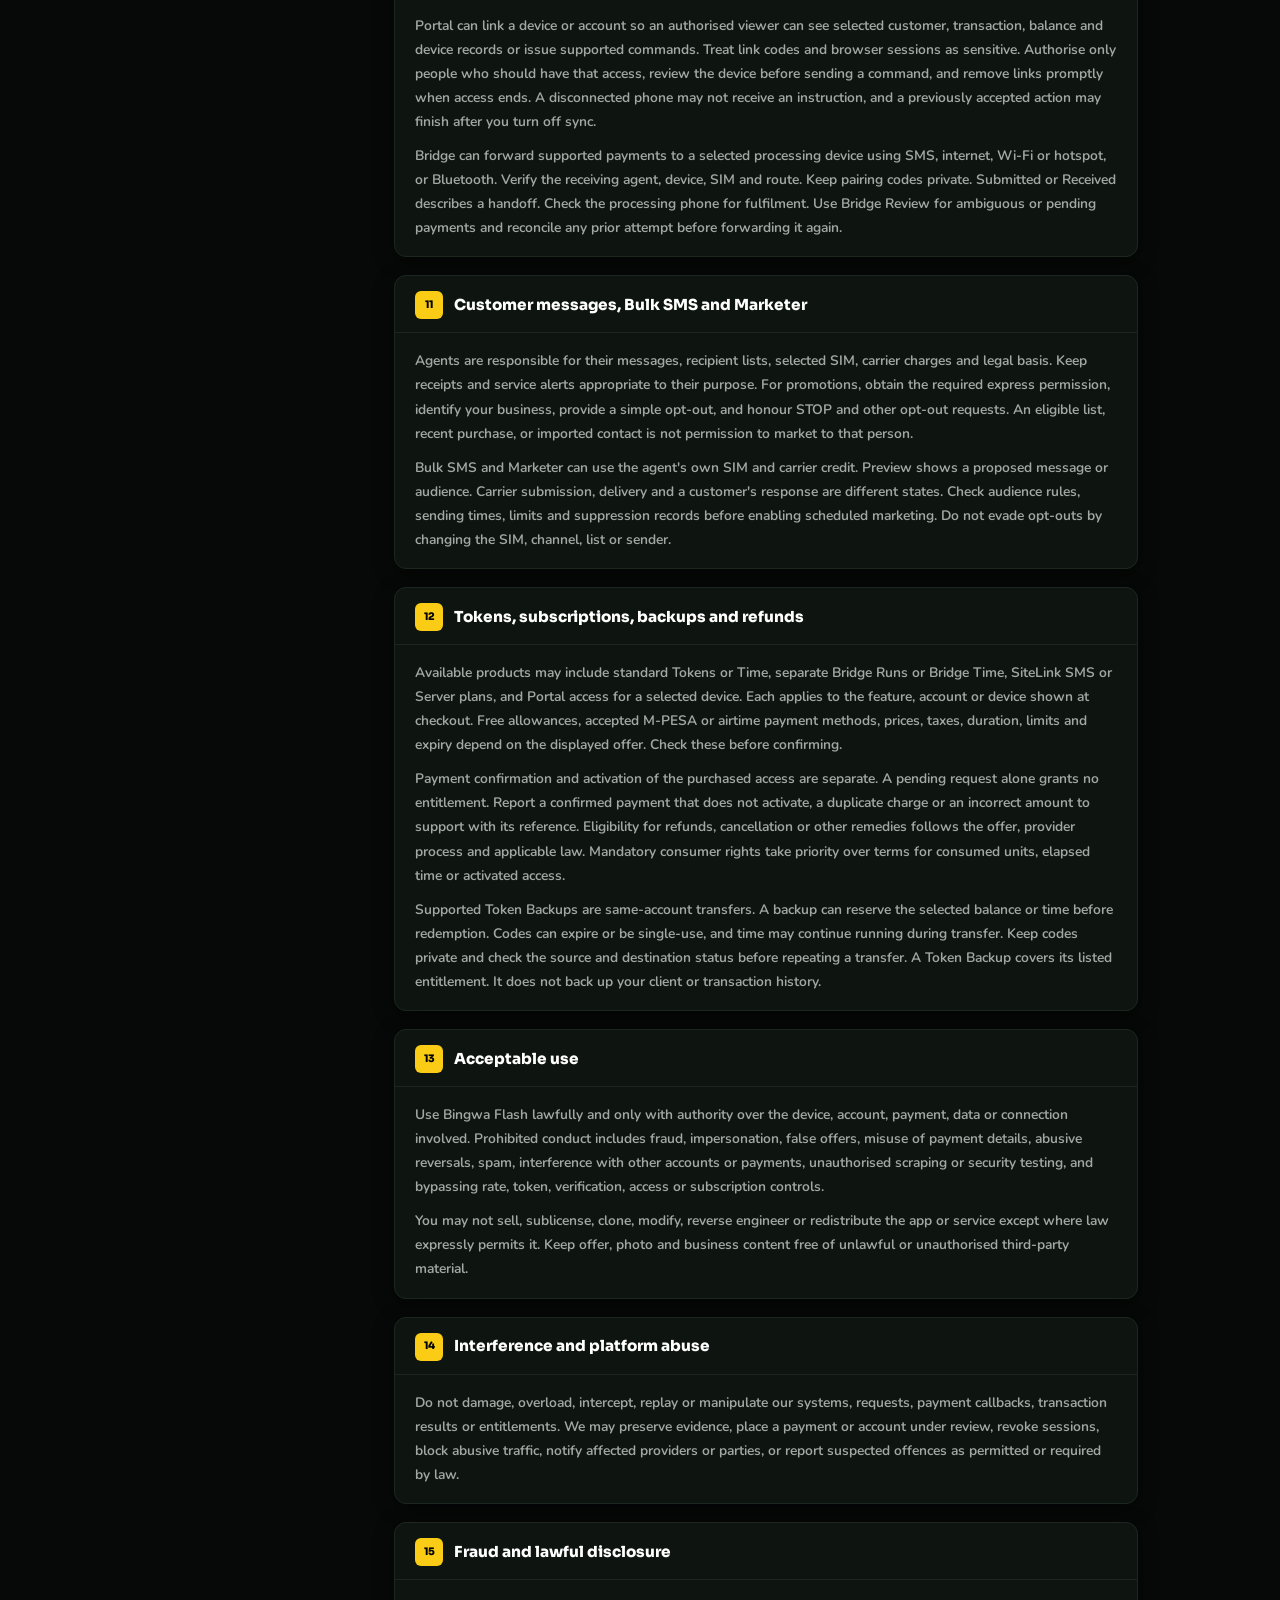
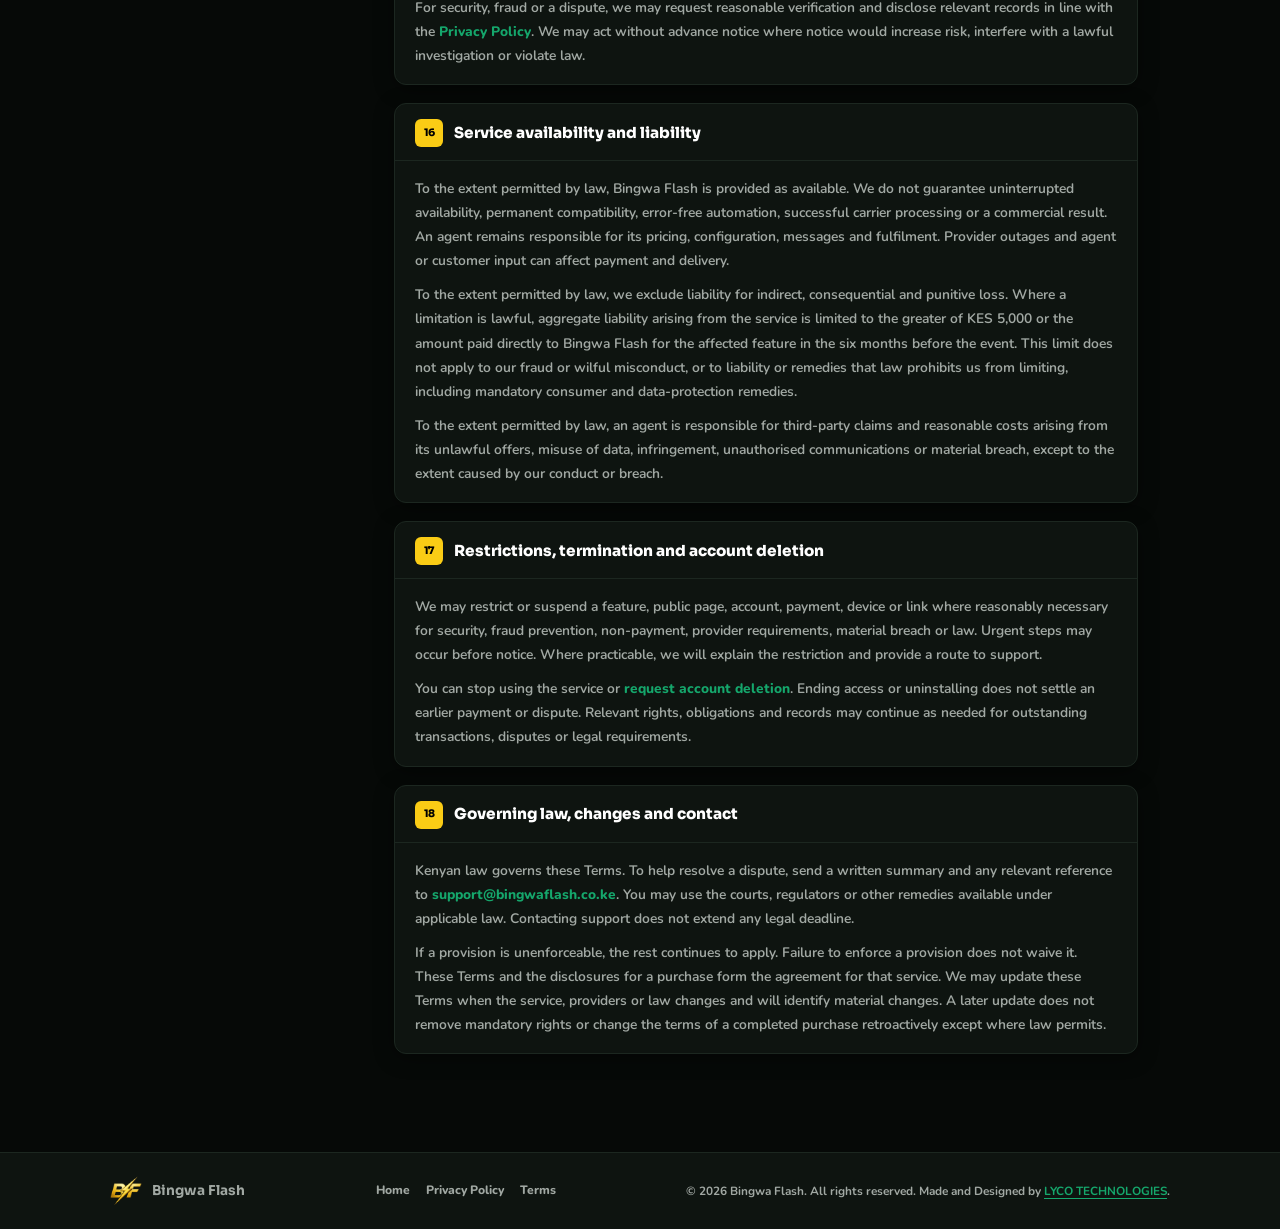
<file: terms.html>
<!DOCTYPE html>
<html lang="en" data-theme="dark">
<head>
<meta charset="UTF-8">
<meta name="viewport" content="width=device-width,initial-scale=1">
<title>Terms of Service - Bingwa Flash</title>
<meta name="description" content="Terms for Bingwa Flash Android automation, SiteLink orders, Portal, Bridge, messaging, Tokens and subscriptions.">
<link rel="canonical" href="https://bingwaflash.co.ke/terms.html">
<link rel="icon" type="image/png" href="/logo.png">
<script>(function(){try{var t=localStorage.getItem('bf-theme');if(t==='dark'||t==='light')document.documentElement.setAttribute('data-theme',t)}catch(error){/* Keep the server-rendered dark default when storage is unavailable. */}})();</script>
<link rel="preconnect" href="https://fonts.googleapis.com">
<link rel="preconnect" href="https://fonts.gstatic.com" crossorigin>
<link href="https://fonts.googleapis.com/css2?family=Nunito:wght@400;500;600;700;800;900&family=Sora:wght@600;700;800&display=swap" rel="stylesheet">
<style>
*,*::before,*::after{box-sizing:border-box;margin:0;padding:0}
:root{
  --y: var(--bf-yellow);
  --yd: var(--bf-yellow-strong);
  --g: var(--bf-green);
  --gd: var(--bf-green-strong);
  --red: var(--bf-red);
  --bg: var(--bf-bg);
  --surface: var(--bf-surface);
  --surface2: var(--bf-surface-raised);
  --border: var(--bf-border);
  --border2: var(--bf-border-strong);
  --text: var(--bf-text);
  --text2: var(--bf-text-muted);
  --text3: var(--bf-text-muted);
  --card: var(--bf-surface);
  --r8: 8px;
  --r12: 12px;
  --r20: 20px;
  --pill: 999px;
  --shadow: var(--bf-shadow);
}
/* Keep small legal links legible against the light theme. */
[data-theme="light"]{
  --g: #08613e;
  --yd: #725400;
}
html{scroll-behavior:smooth}
body{background:var(--bg);color:var(--text);font-family:'Nunito',sans-serif;line-height:1.65;overflow-x:hidden;-webkit-font-smoothing:antialiased}
body::before{content:none !important;display:none !important;}
.page-theme{position:fixed;right:22px;top:22px;z-index:30;width:44px;height:44px;border-radius:8px;background:var(--surface);border:1px solid var(--border);color:var(--text2);cursor:pointer;display:grid;place-items:center;transition:border-color .15s,color .15s}.page-theme:hover{border-color:var(--y);color:var(--text);background:var(--surface2)}.page-theme svg{width:16px;height:16px}
.wrap{max-width:1060px;margin:0 auto;padding:0 32px}
.page-hero{padding:52px 0 36px;border-bottom:1px solid var(--border)}
.breadcrumb{font-size:.78rem;font-weight:800;color:var(--text3);margin-bottom:12px}.breadcrumb a{color:var(--text3);text-decoration:none;transition:color .15s}.breadcrumb a:hover{color:var(--yd)}
h1{font-family:'Sora',sans-serif;font-size:clamp(2rem,4vw,2.8rem);font-weight:800;letter-spacing:-.02em;margin-bottom:8px}
h1 em{font-style:normal;color:var(--g)}
.hero-meta{font-size:.8rem;color:var(--text3);font-weight:800}
.doc-layout{display:grid;grid-template-columns:220px 1fr;gap:32px;padding:40px 0 80px;align-items:start}
.toc{position:sticky;top:76px;max-height:calc(100dvh - 92px);overflow:auto}.toc-label{font-size:.66rem;font-weight:900;text-transform:uppercase;letter-spacing:.08em;color:var(--text3);margin-bottom:10px}
.toc-list{list-style:none;display:flex;flex-direction:column;gap:2px}
.toc-list a{font-size:.8rem;font-weight:800;color:var(--text3);text-decoration:none;padding:6px 12px;border-radius:8px;display:block;transition:color .15s,background .15s}
.toc-list a:hover,.toc-list a.active{color:var(--yd);background:rgba(251,191,36,.08)}
.ps{margin-bottom:18px;background:var(--card);border-radius:12px;box-shadow:var(--shadow);border:1px solid var(--border);overflow:hidden;transition:border-color .25s}
.ps-header{padding:15px 20px 13px;border-bottom:1px solid var(--border);display:flex;align-items:center;gap:11px}
.ps-num{width:28px;height:28px;border-radius:6px;background:var(--y);display:grid;place-items:center;font-family:'Sora',sans-serif;font-size:.65rem;font-weight:900;color:#000;flex-shrink:0}
.ps h2{font-family:'Sora',sans-serif;font-size:.95rem;font-weight:800}
.ps-body{padding:16px 20px}
.ps-body p{font-size:.86rem;color:var(--text2);line-height:1.75;margin-bottom:10px;font-weight:650}
.ps-body p:last-child{margin-bottom:0}
.ps-body ul{list-style:none;display:flex;flex-direction:column;gap:7px;margin-bottom:10px}
.ps-body li{font-size:.86rem;color:var(--text2);line-height:1.6;padding-left:18px;position:relative;font-weight:600}
.ps-body li::before{content:'-';position:absolute;left:0;color:var(--y);font-weight:900}
.ps-body a{color:var(--g);text-decoration:none;font-weight:800}.ps-body a:hover{text-decoration:underline}
.ps-body strong{color:var(--text)}
.callout{background:rgba(251,191,36,.08);border-left:4px solid var(--y);border-radius:4px;padding:12px 14px;margin:10px 0}
.callout.green{background:var(--bf-selection);border-left-color:var(--g)}
.callout.red{background:rgba(239,68,68,.08);border-left-color:var(--red)}
.callout p{margin-bottom:0!important}
footer{background:var(--surface);border-top:1px solid var(--border);padding:22px 32px;transition:background .25s,border-color .25s}
.ft-in{max-width:1060px;margin:0 auto;display:flex;align-items:center;justify-content:space-between;flex-wrap:wrap;gap:14px}
.ft-logo{display:flex;align-items:center;gap:10px;text-decoration:none;color:inherit}
.ft-logo img{width:22px;height:22px;border-radius:6px}
.ft-logo span{font-family:'Sora',sans-serif;font-size:.85rem;font-weight:700;color:var(--text2)}
.ft-links{display:flex;gap:16px;flex-wrap:wrap}
.ft-links a{font-size:.76rem;font-weight:800;color:var(--text3);text-decoration:none;transition:color .15s}.ft-links a:hover{color:var(--yd)}
.ft-copy{font-size:.74rem;color:var(--text3);font-weight:700}
@media(max-width:900px){.doc-layout{grid-template-columns:minmax(0,1fr);gap:20px}.toc{position:static;max-height:none;overflow:visible}.toc-list{display:grid;grid-template-columns:repeat(2,minmax(0,1fr))}.toc-list a{padding:8px;overflow-wrap:anywhere}}
@media(max-width:768px){.wrap{padding:0 20px}.ft-in{flex-direction:column;text-align:center}}
</style>
<!-- Shared flat theme tokens keep legal pages readable in both modes. -->
<link rel="stylesheet" href="/site-theme.css?v=20260830-2">
<script src="/site-theme.js?v=20260830" defer></script>
</head>
<body>
<button class="page-theme" data-theme-toggle type="button" title="Toggle theme" aria-label="Toggle dark/light mode">
  <svg id="ico-moon" viewBox="0 0 24 24" fill="none" stroke="currentColor" stroke-width="2" stroke-linecap="round"><path d="M21 12.79A9 9 0 1111.21 3 7 7 0 0021 12.79z"/></svg>
  <svg id="ico-sun" viewBox="0 0 24 24" fill="none" stroke="currentColor" stroke-width="2" stroke-linecap="round" style="display:none"><circle cx="12" cy="12" r="5"/><line x1="12" y1="1" x2="12" y2="3"/><line x1="12" y1="21" x2="12" y2="23"/><line x1="4.22" y1="4.22" x2="5.64" y2="5.64"/><line x1="18.36" y1="18.36" x2="19.78" y2="19.78"/><line x1="1" y1="12" x2="3" y2="12"/><line x1="21" y1="12" x2="23" y2="12"/></svg>
</button>

<div class="page-hero"><div class="wrap">
  <div class="breadcrumb"><a href="/">Home</a> / Terms of Service</div>
  <h1>Terms of <em>Service</em></h1>
  <div class="hero-meta">Last updated November 13, 2026</div>
</div></div>

<div class="wrap"><div class="doc-layout">
  <aside class="toc" aria-label="On this page">
    <div class="toc-label">On this page</div>
    <ul class="toc-list">
      <li><a href="#s1">Acceptance</a></li>
      <li><a href="#s2">What we provide</a></li>
      <li><a href="#s3">Accounts and security</a></li>
      <li><a href="#s4">Agent responsibilities</a></li>
      <li><a href="#s5">Automation and USSD</a></li>
      <li><a href="#s6">SiteLink</a></li>
      <li><a href="#s10">Verification badge</a></li>
      <li><a href="#s7">Orders and payouts</a></li>
      <li><a href="#s8">Clients, Shop and loyalty</a></li>
      <li><a href="#s9">Portal and Bridge</a></li>
      <li><a href="#s18">SMS and marketing</a></li>
      <li><a href="#s11">Paid access and refunds</a></li>
      <li><a href="#s12">Acceptable use</a></li>
      <li><a href="#s13">Interference and abuse</a></li>
      <li><a href="#s14">Fraud and disclosure</a></li>
      <li><a href="#s15">Service and liability</a></li>
      <li><a href="#s16">Ending access and deletion</a></li>
      <li><a href="#s17">Kenyan law and contact</a></li>
    </ul>
  </aside>
  <main>

    <section class="ps" id="s1"><div class="ps-header"><div class="ps-num">01</div><h2>Acceptance and scope</h2></div><div class="ps-body">
      <p>These Terms form an agreement between you and the operator of Bingwa Flash, Lyco Technologies. They cover the Android app, bingwaflash.co.ke, SiteLink and client registration, Portal, Bridge, the official download site, and related payments and support.</p>
      <p>By creating an agent account, using the app or Portal, or confirming a purchase under these Terms, you accept the terms that apply to that action. You must be at least 18 and able to enter the agreement. If you act for a business, you confirm that you have authority. The <a href="/privacy.html">Privacy Policy</a> explains how we use personal data. Separate consent may be required for particular uses.</p>
    </div></section>

    <section class="ps" id="s2"><div class="ps-header"><div class="ps-num">02</div><h2>What Bingwa Flash provides</h2></div><div class="ps-body">
      <p>Bingwa Flash helps agents detect supported payment messages, run configured USSD, manage clients and transactions, check airtime or Bonga, report sales and commission, and send selected replies and alerts. Features also include SiteLink, Portal, Bridge, offer sharing, Shop and loyalty, Marketer, Bulk SMS and optional paid access. Availability depends on your app version, carrier, device, settings and eligibility.</p>
      <p>We grant authorised users a limited, non-exclusive, non-transferable licence to use the app and services for lawful business operations while access is active. Bingwa Flash retains ownership of its app, service, brand and other intellectual property. You authorise us to handle information and content you provide for the features you use.</p>
      <div class="callout"><p>Bingwa Flash is an independent automation and payment-facilitation service. Safaricom and other providers operate their networks and payment services. The identified agent sells and fulfils the agent's own products. The service does not offer bank accounts, deposits or escrow.</p></div>
    </div></section>

    <section class="ps" id="s3"><div class="ps-header"><div class="ps-num">03</div><h2>Accounts and security</h2></div><div class="ps-body">
      <p>Provide accurate information and keep your email, device, SIM, Security PIN, backup codes, passwords, Portal links and Bridge pairing information secure. Report suspected compromise promptly. Never send support your M-PESA PIN, device unlock code or recovery credentials.</p>
      <p>We may limit sign-ups, password resets or concurrent device sessions, require re-authentication, invalidate sessions, or use an administrator-assisted security reset. Review which device is active when moving to a new phone. Check important records and available balance or time transfer options before changing devices, removing the app, or clearing storage.</p>
    </div></section>

    <section class="ps" id="s4"><div class="ps-header"><div class="ps-num">04</div><h2>Agent responsibilities</h2></div><div class="ps-body">
      <p>Agents control their prices, product listings, SIM, USSD mappings, retries, fallbacks, verifier rules, customer communications, linked devices and business data. Keep your profile, offers, availability and payment destinations accurate. Test your mappings and settings before enabling them for customer payments.</p>
      <p>Monitor Pending, Scheduled, Executing, Failed, Not Verified and held work. Confirm the intended phone, offer and actual fulfilment before retrying or changing a transaction. Provide required receipts, handle refunds and reversals fairly, protect customer records, and follow applicable taxes, consumer, privacy, telecommunications and messaging rules.</p>
    </div></section>

    <section class="ps" id="s5"><div class="ps-header"><div class="ps-num">05</div><h2>Automation, retries and carrier results</h2></div><div class="ps-body">
      <p>Automation acts on your saved settings and available device or carrier signals. Simple, Direct, Advanced and Turbo USSD, Quick Dial, Learning, Verifier, Auto Time, scheduling and alternative offer or number actions can affect real carrier requests. Review the dial code, selected SIM and recipient. Carrier menus, message wording, device permissions, network availability and airtime can affect the result.</p>
      <p>A retry, fallback, top-up, manual action or scheduled run can change how or when the app attempts fulfilment. In builds with <strong>Fallback on retry</strong>, Manual Retry and Unverified Auto Retry default to skipping the fallback offer after Already Recommended. An eligible fallback requires the setting to be enabled and a configured fallback. Review a transaction before repeating a purchase. Mark Done records an operator decision.</p>
      <div class="callout red"><p>A carrier dialog, verifier wait, transport receipt or screen status may represent an intermediate step. Check the underlying transaction before promising delivery or taking payment again.</p></div>
    </div></section>

    <section class="ps" id="s6"><div class="ps-header"><div class="ps-num">06</div><h2>SiteLink listings</h2></div><div class="ps-body">
      <p>Agents can publish business information, customer contact, payment details and eligible offers. Keep that information and the offer availability accurate. Published content and share previews may circulate beyond the original page. Only upload a profile photo or other content you have the right to publish.</p>
      <p>SiteLink may offer separate SMS and Server modes. Each mode has its own availability, delivery and subscription conditions. Turning on a mode or buying access does not guarantee that every phone, offer, network or checkout can accept an order.</p>
    </div></section>

    <section class="ps" id="s10"><div class="ps-header"><div class="ps-num">07</div><h2>Verification badge</h2></div><div class="ps-body">
      <p>The badge reflects a limited review and current eligibility. It can expire or be removed and gives no guarantee of delivery, refund, quality or Safaricom endorsement.</p>
    </div></section>

    <section class="ps" id="s7"><div class="ps-header"><div class="ps-num">08</div><h2>Orders, payment confirmation and payouts</h2></div><div class="ps-body">
      <p>Review the agent, offer, amount, paying phone and receiving phone before confirming an order. An authorised payment request sends the details needed to Safaricom/M-PESA and the selected agent. Confirm a prompt only if it matches your purchase. A submitted request or screenshot does not establish that money was received.</p>
      <p>Payment confirmation, SiteLink order handoff, agent payout and customer fulfilment are separate events. Server mode can deliver to the agent's phone over the internet. SMS mode uses a coded message. Payout depends on the recorded delivery and payment states, the agent's configured destination and the payment provider. Delays, failures, refunds or reversals may need review or reconciliation.</p>
      <p>The agent is responsible for supplying its offer and handling remedies for its sale. Contact the agent about delivery or the product. Contact Bingwa Flash about a platform checkout, account purchase or payout, and contact M-PESA about its payment or reversal services as applicable. Keep the transaction reference. If a payment is uncertain, check its status before sending another. Your rights under applicable consumer law remain available.</p>
    </div></section>

    <section class="ps" id="s8"><div class="ps-header"><div class="ps-num">09</div><h2>Client records, Shop and loyalty</h2></div><div class="ps-body">
      <p>Agents need a lawful basis to collect, import, store, export, contact or remove clients. Protect contact lists, payment messages, CSV or vCard files and any record shared with another app or device. Share Offer links or files only with intended people. A recipient can keep an imported copy.</p>
      <p>SiteLink client registration is optional. Use a separate registration PIN and keep it private. Website removal applies to the linked registration. You can contact the agent about records already saved to the phone or required for a transaction.</p>
      <p>Agents choose the terms of their Shop offers, points, streaks, referral rewards and redemptions. Explain eligibility and expiry to customers and correct errors fairly. Rewards follow the configured rules and verified activity. Do not claim rewards using false, duplicate or unauthorised transactions.</p>
    </div></section>

    <section class="ps" id="s9"><div class="ps-header"><div class="ps-num">10</div><h2>Portal and Bridge</h2></div><div class="ps-body">
      <p>Portal can link a device or account so an authorised viewer can see selected customer, transaction, balance and device records or issue supported commands. Treat link codes and browser sessions as sensitive. Authorise only people who should have that access, review the device before sending a command, and remove links promptly when access ends. A disconnected phone may not receive an instruction, and a previously accepted action may finish after you turn off sync.</p>
      <p>Bridge can forward supported payments to a selected processing device using SMS, internet, Wi-Fi or hotspot, or Bluetooth. Verify the receiving agent, device, SIM and route. Keep pairing codes private. Submitted or Received describes a handoff. Check the processing phone for fulfilment. Use Bridge Review for ambiguous or pending payments and reconcile any prior attempt before forwarding it again.</p>
    </div></section>

    <section class="ps" id="s18"><div class="ps-header"><div class="ps-num">11</div><h2>Customer messages, Bulk SMS and Marketer</h2></div><div class="ps-body">
      <p>Agents are responsible for their messages, recipient lists, selected SIM, carrier charges and legal basis. Keep receipts and service alerts appropriate to their purpose. For promotions, obtain the required express permission, identify your business, provide a simple opt-out, and honour STOP and other opt-out requests. An eligible list, recent purchase, or imported contact is not permission to market to that person.</p>
      <p>Bulk SMS and Marketer can use the agent's own SIM and carrier credit. Preview shows a proposed message or audience. Carrier submission, delivery and a customer's response are different states. Check audience rules, sending times, limits and suppression records before enabling scheduled marketing. Do not evade opt-outs by changing the SIM, channel, list or sender.</p>
    </div></section>

    <section class="ps" id="s11"><div class="ps-header"><div class="ps-num">12</div><h2>Tokens, subscriptions, backups and refunds</h2></div><div class="ps-body">
      <p>Available products may include standard Tokens or Time, separate Bridge Runs or Bridge Time, SiteLink SMS or Server plans, and Portal access for a selected device. Each applies to the feature, account or device shown at checkout. Free allowances, accepted M-PESA or airtime payment methods, prices, taxes, duration, limits and expiry depend on the displayed offer. Check these before confirming.</p>
      <p>Payment confirmation and activation of the purchased access are separate. A pending request alone grants no entitlement. Report a confirmed payment that does not activate, a duplicate charge or an incorrect amount to support with its reference. Eligibility for refunds, cancellation or other remedies follows the offer, provider process and applicable law. Mandatory consumer rights take priority over terms for consumed units, elapsed time or activated access.</p>
      <p>Supported Token Backups are same-account transfers. A backup can reserve the selected balance or time before redemption. Codes can expire or be single-use, and time may continue running during transfer. Keep codes private and check the source and destination status before repeating a transfer. A Token Backup covers its listed entitlement. It does not back up your client or transaction history.</p>
    </div></section>

    <section class="ps" id="s12"><div class="ps-header"><div class="ps-num">13</div><h2>Acceptable use</h2></div><div class="ps-body">
      <p>Use Bingwa Flash lawfully and only with authority over the device, account, payment, data or connection involved. Prohibited conduct includes fraud, impersonation, false offers, misuse of payment details, abusive reversals, spam, interference with other accounts or payments, unauthorised scraping or security testing, and bypassing rate, token, verification, access or subscription controls.</p>
      <p>You may not sell, sublicense, clone, modify, reverse engineer or redistribute the app or service except where law expressly permits it. Keep offer, photo and business content free of unlawful or unauthorised third-party material.</p>
    </div></section>

    <section class="ps" id="s13"><div class="ps-header"><div class="ps-num">14</div><h2>Interference and platform abuse</h2></div><div class="ps-body">
      <p>Do not damage, overload, intercept, replay or manipulate our systems, requests, payment callbacks, transaction results or entitlements. We may preserve evidence, place a payment or account under review, revoke sessions, block abusive traffic, notify affected providers or parties, or report suspected offences as permitted or required by law.</p>
    </div></section>

    <section class="ps" id="s14"><div class="ps-header"><div class="ps-num">15</div><h2>Fraud and lawful disclosure</h2></div><div class="ps-body">
      <p>For security, fraud or a dispute, we may request reasonable verification and disclose relevant records in line with the <a href="/privacy.html">Privacy Policy</a>. We may act without advance notice where notice would increase risk, interfere with a lawful investigation or violate law.</p>
    </div></section>

    <section class="ps" id="s15"><div class="ps-header"><div class="ps-num">16</div><h2>Service availability and liability</h2></div><div class="ps-body">
      <p>To the extent permitted by law, Bingwa Flash is provided as available. We do not guarantee uninterrupted availability, permanent compatibility, error-free automation, successful carrier processing or a commercial result. An agent remains responsible for its pricing, configuration, messages and fulfilment. Provider outages and agent or customer input can affect payment and delivery.</p>
      <p>To the extent permitted by law, we exclude liability for indirect, consequential and punitive loss. Where a limitation is lawful, aggregate liability arising from the service is limited to the greater of KES 5,000 or the amount paid directly to Bingwa Flash for the affected feature in the six months before the event. This limit does not apply to our fraud or wilful misconduct, or to liability or remedies that law prohibits us from limiting, including mandatory consumer and data-protection remedies.</p>
      <p>To the extent permitted by law, an agent is responsible for third-party claims and reasonable costs arising from its unlawful offers, misuse of data, infringement, unauthorised communications or material breach, except to the extent caused by our conduct or breach.</p>
    </div></section>

    <section class="ps" id="s16"><div class="ps-header"><div class="ps-num">17</div><h2>Restrictions, termination and account deletion</h2></div><div class="ps-body">
      <p>We may restrict or suspend a feature, public page, account, payment, device or link where reasonably necessary for security, fraud prevention, non-payment, provider requirements, material breach or law. Urgent steps may occur before notice. Where practicable, we will explain the restriction and provide a route to support.</p>
      <p>You can stop using the service or <a href="/privacy.html#account-deletion">request account deletion</a>. Ending access or uninstalling does not settle an earlier payment or dispute. Relevant rights, obligations and records may continue as needed for outstanding transactions, disputes or legal requirements.</p>
    </div></section>

    <section class="ps" id="s17"><div class="ps-header"><div class="ps-num">18</div><h2>Governing law, changes and contact</h2></div><div class="ps-body">
      <p>Kenyan law governs these Terms. To help resolve a dispute, send a written summary and any relevant reference to <a href="mailto:support@bingwaflash.co.ke">support@bingwaflash.co.ke</a>. You may use the courts, regulators or other remedies available under applicable law. Contacting support does not extend any legal deadline.</p>
      <p>If a provision is unenforceable, the rest continues to apply. Failure to enforce a provision does not waive it. These Terms and the disclosures for a purchase form the agreement for that service. We may update these Terms when the service, providers or law changes and will identify material changes. A later update does not remove mandatory rights or change the terms of a completed purchase retroactively except where law permits.</p>
    </div></section>

  </main>
</div></div>

<footer><div class="ft-in">
  <a class="ft-logo" href="/"><img src="/logo.png" alt="Bingwa Flash"><span>Bingwa Flash</span></a>
  <div class="ft-links"><a href="/">Home</a><a href="/privacy.html">Privacy Policy</a><a href="/terms.html">Terms</a></div>
  <!-- Keep parent-company ownership visible without replacing the legal product identity. -->
  <div class="ft-copy">&copy; 2026 Bingwa Flash. All rights reserved. Made and Designed by <a href="https://lycotechnologies.co.ke/" target="_blank" rel="noopener">LYCO TECHNOLOGIES</a>.</div>
</div></footer>
<script>
document.querySelectorAll('.toc-list a').forEach(function(a){a.addEventListener('click',function(){document.querySelectorAll('.toc-list a').forEach(function(x){x.classList.remove('active')});a.classList.add('active')})});
</script>
</body>
</html>
</file>
<file: site-theme.css>
/*
 * Shared Bingwa Flash design system variables.
 * Palette strictly uses Safaricom Green, Vivid Yellow/Gold, Pure Black, and Crisp White.
 * Zero bluish tints. Flat, high-contrast, professional presentation.
 */
:root {
  --bf-green: #15a76c;            /* Safaricom Green */
  --bf-green-strong: #0d8d59;     /* Deep Green for contrast/active states */
  --bf-yellow: #facc15;           /* Bright gold-yellow */
  --bf-yellow-strong: #eab308;    /* Deep Gold for borders/contrast */
  --bf-red: #ef4444;              /* Error red */
  --bf-radius-sm: 8px;
  --bf-radius: 12px;
  --bf-radius-lg: 16px;
  --bf-radius-xl: 20px;
  --bf-pill: 999px;
  --bf-transition: all 0.2s cubic-bezier(0.4, 0, 0.2, 1);
}

[data-theme="dark"] {
  --bf-bg: #060907;               /* Pure deep black/dark-green tone */
  --bf-surface: #0e1410;          /* Deep pitch card surface */
  --bf-surface-raised: #16201a;   /* Raised card surface / hover */
  --bf-surface-muted: #0a0e0b;    /* Input or subtle background */
  --bf-border: #1c2720;           /* Crisp 1px border */
  --bf-border-strong: #27382d;    /* Field border */
  --bf-text: #ffffff;             /* Pure white text */
  --bf-text-muted: #a1a8a3;       /* Secondary body text */
  --bf-text-soft: #6b756e;        /* Muted helper text */
  --bf-header: #060907;
  --bf-selection: rgba(21, 167, 108, 0.15);
  --bf-shadow: 0 4px 20px rgba(0, 0, 0, 0.4);
  --bf-icon-badge-green: rgba(21, 167, 108, 0.18);
  --bf-icon-badge-yellow: rgba(250, 204, 21, 0.18);
  --bf-icon-badge-neutral: rgba(255, 255, 255, 0.08);
  color-scheme: dark;
}

[data-theme="light"] {
  --bf-bg: #ffffff;               /* Pure white light background */
  --bf-surface: #fbfcfb;          /* Soft white card surface */
  --bf-surface-raised: #f2f4f2;   /* Soft hover surface */
  --bf-surface-muted: #f7f9f7;    /* Subtle field background */
  --bf-border: #e2e6e3;           /* Clean light border */
  --bf-border-strong: #cbcfcc;    /* Field border */
  --bf-text: #0a0e0b;             /* Pure dark text */
  --bf-text-muted: #4b554e;       /* Secondary dark text */
  --bf-text-soft: #8a948d;        /* Muted helper text */
  --bf-header: #ffffff;
  --bf-selection: rgba(21, 167, 108, 0.1);
  --bf-shadow: 0 4px 16px rgba(0, 0, 0, 0.05);
  --bf-icon-badge-green: #ecfdf5;
  --bf-icon-badge-yellow: #fefce8;
  --bf-icon-badge-neutral: #f3f4f6;
  color-scheme: light;
}

/* Base resets & typography */
html, body {
  width: 100%;
  max-width: 100%;
  overflow-x: hidden;
  margin: 0;
  padding: 0;
}

body {
  background: var(--bf-bg) !important;
  color: var(--bf-text) !important;
  font-family: "DM Sans", "Nunito", ui-sans-serif, system-ui, sans-serif;
  transition: background-color 0.2s ease, color 0.2s ease;
  line-height: 1.6;
  -webkit-font-smoothing: antialiased;
}

/* Ensure no retro clay gradients or heavy custom background decorations */
body::before { content: none !important; display: none !important; }
body * { box-shadow: none; }

a {
  text-underline-offset: 3px;
  color: var(--bf-green);
  transition: var(--bf-transition);
}
a:hover {
  color: var(--bf-green-strong);
}

/* Shared Header Navigation */
header {
  height: 68px !important;
  padding: 0 max(20px, calc((100vw - 1140px) / 2)) !important;
  background: var(--bf-header) !important;
  border-bottom: 1px solid var(--bf-border) !important;
  display: flex;
  align-items: center;
  justify-content: space-between;
}

.logo img, .ft-logo img {
  border-radius: 8px !important;
  width: 32px;
  height: 32px;
  object-fit: contain;
}
.logo-text, .ft-name {
  color: var(--bf-text) !important;
  font-weight: 700;
}
.logo-text b {
  color: var(--bf-green) !important;
}

/* Shared theme switch button - Pure black or yellowish */
.thm, .page-theme, .home-theme {
  width: 38px !important;
  height: 38px !important;
  border-radius: 8px !important;
  background: var(--bf-surface) !important;
  border: 1px solid var(--bf-border) !important;
  color: var(--bf-yellow) !important;
  display: inline-grid !important;
  place-items: center !important;
  cursor: pointer !important;
  transition: var(--bf-transition) !important;
}
.thm:hover, .page-theme:hover, .home-theme:hover {
  color: var(--bf-yellow-strong) !important;
  border-color: var(--bf-yellow) !important;
  background: var(--bf-surface-raised) !important;
}

/* Shared Button Styles */
.btn-primary, .button-primary {
  display: inline-flex;
  align-items: center;
  justify-content: center;
  padding: 10px 20px;
  background: var(--bf-green) !important;
  color: #ffffff !important;
  font-weight: 700;
  border-radius: var(--bf-pill);
  border: 1px solid var(--bf-green-strong) !important;
  cursor: pointer;
  text-decoration: none;
  transition: var(--bf-transition);
}
.btn-primary:hover, .button-primary:hover {
  background: var(--bf-green-strong) !important;
}

.btn-secondary, .button-secondary {
  display: inline-flex;
  align-items: center;
  justify-content: center;
  padding: 10px 20px;
  background: var(--bf-surface) !important;
  color: var(--bf-text) !important;
  font-weight: 700;
  border-radius: var(--bf-pill);
  border: 1px solid var(--bf-border) !important;
  cursor: pointer;
  text-decoration: none;
  transition: var(--bf-transition);
}
.btn-secondary:hover, .button-secondary:hover {
  background: var(--bf-surface-raised) !important;
  border-color: var(--bf-border-strong) !important;
}

/* Shared Card and Container Elements */
.card, .container-card {
  background: var(--bf-surface) !important;
  border: 1px solid var(--bf-border) !important;
  border-radius: var(--bf-radius-lg) !important;
  box-shadow: var(--bf-shadow) !important;
}

/* Shared Input and Form Controls */
input[type="text"], input[type="tel"], input[type="search"], input[type="email"], input[type="password"], textarea, select {
  background: var(--bf-surface-muted) !important;
  border: 1px solid var(--bf-border-strong) !important;
  border-radius: var(--bf-radius-sm) !important;
  color: var(--bf-text) !important;
  padding: 11px 14px !important;
  font-family: inherit !important;
  font-size: 0.9rem !important;
  outline: none !important;
  transition: var(--bf-transition) !important;
}
input:not([type="checkbox"]):not([type="radio"]):focus, textarea:focus, select:focus {
  border-color: var(--bf-green) !important;
  background: var(--bf-surface) !important;
}

/* Product-first footer credit used by public checkout, registration, and legacy routes. */
.lyco-site-footer {
  margin-top: 32px;
  padding: 20px max(20px, calc((100vw - 1140px) / 2));
  background: var(--bf-surface);
  border-top: 1px solid var(--bf-border);
  color: var(--bf-text-muted);
}
.lyco-site-footer__inner {
  display: flex;
  justify-content: center;
  text-align: center;
}
.lyco-site-footer__credit {
  margin: 0;
  font-size: .78rem;
  font-weight: 700;
}
.lyco-site-footer__credit a {
  color: var(--bf-green);
  font-weight: 900;
  text-decoration: none;
}
.lyco-site-footer__credit a:hover,
.lyco-site-footer__credit a:focus-visible {
  color: var(--bf-green-strong);
  text-decoration: underline;
}
</file>
<file: home.css>
/*
 * Homepage specific composition for bingwaflash.co.ke.
 * Clean, centered SaaS product layout strictly using green, yellow, black, and white.
 */

:root {
  --home-green: var(--bf-green);
  --home-green-deep: var(--bf-green-strong);
  --home-yellow: var(--bf-yellow);
}

body.bf-home {
  margin: 0;
  background: var(--bf-bg);
  color: var(--bf-text);
  font-family: "DM Sans", ui-sans-serif, system-ui, sans-serif;
}

.bf-home *, .bf-home *::before, .bf-home *::after {
  box-sizing: border-box;
}

.bf-home a {
  color: inherit;
  text-decoration: none;
}

.bf-home .home-wrap {
  width: min(1140px, calc(100% - 40px));
  margin: 0 auto;
}

/* HEADER */
.home-header {
  position: sticky;
  top: 0;
  z-index: 50;
  height: 64px;
  display: flex;
  align-items: center;
  justify-content: space-between;
  padding: 0 max(16px, calc((100vw - 1140px) / 2));
  background: var(--bf-header);
  border-bottom: 1px solid var(--bf-border);
  transition: background .2s, border-color .2s;
}

.home-brand {
  display: inline-flex;
  align-items: center;
  gap: 10px;
  font-weight: 800;
  letter-spacing: -0.02em;
  font-size: 1.15rem;
  color: var(--bf-text);
  white-space: nowrap;
  flex-shrink: 0;
}
.home-brand img {
  width: 32px;
  height: 32px;
  object-fit: contain;
  border-radius: 6px;
}
.home-brand b {
  color: var(--bf-green);
}

.home-nav {
  display: flex;
  align-items: center;
  gap: 12px;
}
.home-nav a {
  color: var(--bf-text-muted);
  font-size: 0.85rem;
  font-weight: 600;
  padding: 6px 12px;
  border-radius: var(--bf-pill);
  transition: var(--bf-transition);
}
.home-nav a:hover, .home-nav a.active {
  color: var(--bf-text);
  background: var(--bf-surface-raised);
}

.home-actions {
  display: flex;
  align-items: center;
  gap: 8px;
  flex-shrink: 0;
}

.home-theme, .home-menu {
  width: 38px;
  height: 38px;
  display: inline-grid;
  place-items: center;
  border: 1px solid var(--bf-border);
  background: var(--bf-surface);
  color: var(--bf-yellow);
  border-radius: 8px;
  cursor: pointer;
  transition: var(--bf-transition);
}
.home-theme:hover, .home-menu:hover {
  color: var(--bf-yellow-strong);
  border-color: var(--bf-yellow);
}
.home-menu {
  display: none;
  font-size: 1.25rem;
}

.header-support-btn {
  display: inline-flex;
  align-items: center;
  gap: 6px;
  height: 38px;
  padding: 0 16px;
  background: var(--bf-green);
  color: #ffffff !important;
  font-size: 0.82rem;
  font-weight: 700;
  border-radius: var(--bf-pill);
  transition: var(--bf-transition);
  white-space: nowrap;
}
.header-support-btn:hover {
  background: var(--bf-green-strong);
}

/* HERO SECTION - Centered */
.home-hero {
  padding: 56px 0 40px;
  text-align: center;
}

.hero-badge {
  display: inline-flex;
  align-items: center;
  gap: 6px;
  padding: 6px 14px;
  background: var(--bf-selection);
  border: 1px solid rgba(21, 167, 108, 0.3);
  border-radius: var(--bf-pill);
  font-size: 0.76rem;
  font-weight: 700;
  color: var(--bf-green);
  margin-bottom: 24px;
  letter-spacing: 0.02em;
}

.hero-title {
  font-size: clamp(2.2rem, 5.2vw, 3.8rem);
  font-weight: 800;
  line-height: 1.15;
  letter-spacing: -0.035em;
  margin: 0 auto 18px;
  max-width: 820px;
  color: var(--bf-text);
}
.hero-title .hero-title-accent {
  color: var(--bf-green);
  display: block;
}

.hero-desc {
  font-size: clamp(0.95rem, 1.8vw, 1.12rem);
  line-height: 1.65;
  color: var(--bf-text-muted);
  max-width: 640px;
  margin: 0 auto 32px;
}

.hero-actions {
  display: flex;
  align-items: center;
  justify-content: center;
  gap: 12px;
  margin-bottom: 18px;
}

.btn-hero-primary {
  display: inline-flex;
  align-items: center;
  justify-content: center;
  gap: 8px;
  min-height: 48px;
  padding: 0 24px;
  background: var(--bf-green);
  color: #ffffff !important;
  font-size: 0.92rem;
  font-weight: 800;
  border-radius: 10px;
  border: 1px solid var(--bf-green-strong);
  transition: var(--bf-transition);
}
.btn-hero-primary:hover {
  background: var(--bf-green-strong);
  transform: translateY(-1px);
}

.btn-hero-secondary {
  display: inline-flex;
  align-items: center;
  justify-content: center;
  gap: 8px;
  min-height: 48px;
  padding: 0 22px;
  background: var(--bf-surface);
  color: var(--bf-text) !important;
  border: 1px solid var(--bf-border);
  font-size: 0.92rem;
  font-weight: 700;
  border-radius: 10px;
  transition: var(--bf-transition);
}
.btn-hero-secondary:hover {
  background: var(--bf-surface-raised);
  border-color: var(--bf-border-strong);
}

.hero-microcopy {
  display: flex;
  align-items: center;
  justify-content: center;
  gap: 6px;
  font-size: 0.76rem;
  color: var(--bf-text-soft);
  margin: 0 auto 40px;
  font-weight: 600;
}

/* STATS BOX (4 columns desktop / 2x2 grid mobile) */
.stats-box {
  display: grid;
  grid-template-columns: repeat(4, 1fr);
  background: var(--bf-surface);
  border: 1px solid var(--bf-border);
  border-radius: var(--bf-radius-lg);
  box-shadow: var(--bf-shadow);
  max-width: 680px;
  margin: 0 auto;
  overflow: hidden;
}

.stat-col {
  padding: 18px 12px;
  text-align: center;
}
.stat-col + .stat-col {
  border-left: 1px solid var(--bf-border);
}
.stat-col strong {
  display: block;
  font-size: 1.2rem;
  font-weight: 800;
  color: var(--bf-text);
  letter-spacing: -0.02em;
}
.stat-col small {
  display: block;
  font-size: 0.72rem;
  color: var(--bf-text-muted);
  margin-top: 3px;
  font-weight: 600;
}

/* QUICK RESOURCES / FEATURE GRID */
.quick-section {
  padding: 32px 0 56px;
}

.quick-grid {
  display: grid;
  grid-template-columns: repeat(4, 1fr);
  gap: 16px;
}

.quick-card {
  background: var(--bf-surface);
  border: 1px solid var(--bf-border);
  border-radius: var(--bf-radius-lg);
  padding: 22px 18px;
  box-shadow: var(--bf-shadow);
  text-align: left;
  display: flex;
  flex-direction: column;
  justify-content: space-between;
  min-height: 140px;
  transition: var(--bf-transition);
}
.quick-card:hover {
  border-color: var(--bf-green);
  transform: translateY(-2px);
}

.quick-card-icon {
  width: 40px;
  height: 40px;
  border-radius: 10px;
  display: flex;
  align-items: center;
  justify-content: center;
  margin-bottom: 14px;
}
.quick-card-icon svg {
  width: 20px;
  height: 20px;
}
.quick-card-icon.green { background: var(--bf-icon-badge-green); color: var(--bf-green); }
.quick-card-icon.yellow { background: var(--bf-icon-badge-yellow); color: var(--bf-yellow-strong); }
.quick-card-icon.neutral { background: var(--bf-icon-badge-neutral); color: var(--bf-text); }

.quick-card h3 {
  margin: 0 0 4px;
  font-size: 1rem;
  font-weight: 800;
  color: var(--bf-text);
}
.quick-card p {
  margin: 0;
  font-size: 0.78rem;
  color: var(--bf-text-muted);
  line-height: 1.45;
}

/* HOW IT RUNS - 3 STEPS */
.home-section {
  padding: 56px 0;
  border-top: 1px solid var(--bf-border);
}

.section-head {
  text-align: center;
  max-width: 680px;
  margin: 0 auto 40px;
}
.section-tag {
  display: inline-block;
  font-size: 0.72rem;
  font-weight: 800;
  text-transform: uppercase;
  letter-spacing: 0.12em;
  color: var(--bf-green);
  margin-bottom: 8px;
}
.section-head h2 {
  font-size: clamp(1.8rem, 3.5vw, 2.5rem);
  font-weight: 800;
  letter-spacing: -0.03em;
  margin: 0 0 12px;
  color: var(--bf-text);
}
.section-head p {
  font-size: 0.95rem;
  color: var(--bf-text-muted);
  margin: 0;
  line-height: 1.6;
}

.steps-grid {
  display: grid;
  grid-template-columns: repeat(3, 1fr);
  gap: 20px;
}

.step-card {
  background: var(--bf-surface);
  border: 1px solid var(--bf-border);
  border-radius: var(--bf-radius-lg);
  padding: 28px 24px;
  box-shadow: var(--bf-shadow);
  display: flex;
  flex-direction: column;
}
.step-number {
  font-size: 0.82rem;
  font-weight: 900;
  color: var(--bf-green);
  background: var(--bf-selection);
  width: 32px;
  height: 32px;
  border-radius: 8px;
  display: flex;
  align-items: center;
  justify-content: center;
  margin-bottom: 18px;
}
.step-card h3 {
  font-size: 1.15rem;
  font-weight: 800;
  margin: 0 0 8px;
  color: var(--bf-text);
}
.step-card p {
  font-size: 0.85rem;
  color: var(--bf-text-muted);
  margin: 0;
  line-height: 1.6;
}

/* RELIEF FEATURES */
.features-grid {
  display: grid;
  grid-template-columns: repeat(3, 1fr);
  gap: 20px;
}

.feature-card {
  background: var(--bf-surface);
  border: 1px solid var(--bf-border);
  border-radius: var(--bf-radius-lg);
  padding: 26px 22px;
  box-shadow: var(--bf-shadow);
}
.feature-card h3 {
  font-size: 1.1rem;
  font-weight: 800;
  margin: 0 0 8px;
  color: var(--bf-text);
}
.feature-card h3 em {
  font-style: normal;
  color: var(--bf-green);
}
.feature-card p {
  font-size: 0.84rem;
  color: var(--bf-text-muted);
  margin: 0;
  line-height: 1.6;
}

/* RELEASE UPDATE - grouped summaries keep the homepage useful without duplicating the installer page. */
.release-update {
  background: var(--bf-surface);
}

.release-update-grid {
  display: grid;
  grid-template-columns: repeat(3, 1fr);
  gap: 20px;
}

.release-update-card {
  background: var(--bf-bg);
  border: 1px solid var(--bf-border);
  border-radius: var(--bf-radius-lg);
  padding: 26px 22px;
}

.release-update-number {
  display: inline-grid;
  place-items: center;
  width: 34px;
  height: 34px;
  margin-bottom: 16px;
  border: 1px solid rgba(21, 167, 108, 0.35);
  border-radius: 8px;
  background: var(--bf-selection);
  color: var(--bf-green);
  font: 800 0.76rem "IBM Plex Mono", ui-monospace, monospace;
}

.release-update-card h3 {
  margin: 0 0 12px;
  color: var(--bf-text);
  font-size: 1.08rem;
  font-weight: 800;
}

.release-update-card ul {
  margin: 0;
  padding-left: 18px;
  color: var(--bf-text-muted);
}

.release-update-card li {
  margin-bottom: 9px;
  font-size: 0.84rem;
  line-height: 1.55;
}

.release-update-card li:last-child {
  margin-bottom: 0;
}

/* FAQ SECTION */
.faq-wrap {
  max-width: 760px;
  margin: 0 auto;
  display: flex;
  flex-direction: column;
  gap: 12px;
}

.faq-card {
  background: var(--bf-surface);
  border: 1px solid var(--bf-border);
  border-radius: var(--bf-radius);
  overflow: hidden;
  box-shadow: var(--bf-shadow);
}
.faq-card summary {
  padding: 18px 22px;
  font-size: 0.95rem;
  font-weight: 800;
  color: var(--bf-text);
  cursor: pointer;
  list-style: none;
  display: flex;
  align-items: center;
  justify-content: space-between;
  user-select: none;
}
.faq-card summary::-webkit-details-marker {
  display: none;
}
.faq-card summary::after {
  content: "+";
  font-size: 1.25rem;
  font-weight: 400;
  color: var(--bf-text-muted);
  transition: transform 0.2s;
}
.faq-card[open] summary::after {
  content: "−";
}
.faq-card p {
  padding: 0 22px 20px;
  margin: 0;
  font-size: 0.86rem;
  color: var(--bf-text-muted);
  line-height: 1.65;
}

/* CTA BANNER */
.home-cta-banner {
  background: var(--bf-surface);
  border: 1px solid var(--bf-border);
  border-radius: var(--bf-radius-xl);
  padding: 48px 32px;
  text-align: center;
  margin: 20px auto 48px;
  max-width: 820px;
  box-shadow: var(--bf-shadow);
}
.home-cta-banner h2 {
  font-size: clamp(1.6rem, 3.2vw, 2.2rem);
  font-weight: 800;
  margin: 0 0 10px;
  color: var(--bf-text);
}
.home-cta-banner p {
  font-size: 0.92rem;
  color: var(--bf-text-muted);
  max-width: 540px;
  margin: 0 auto 24px;
}

/* FOOTER */
.home-footer {
  padding: 56px 0 36px;
  background: var(--bf-surface);
  border-top: 1px solid var(--bf-border);
}
.footer-row {
  display: grid;
  grid-template-columns: 1.4fr 1fr 1fr 1fr;
  gap: 32px;
}
.footer-brand {
  display: flex;
  flex-direction: column;
  gap: 12px;
}
.footer-brand p {
  font-size: 0.82rem;
  color: var(--bf-text-muted);
  margin: 0;
  max-width: 280px;
}
.footer-col h3 {
  font-size: 0.8rem;
  font-weight: 800;
  text-transform: uppercase;
  letter-spacing: 0.08em;
  color: var(--bf-text);
  margin: 0 0 14px;
}
.footer-col a {
  display: block;
  font-size: 0.82rem;
  color: var(--bf-text-muted);
  margin-bottom: 8px;
  transition: color 0.15s;
}
.footer-col a:hover {
  color: var(--bf-green);
}
.footer-bottom {
  margin-top: 40px;
  padding-top: 24px;
  border-top: 1px solid var(--bf-border);
  font-size: 0.74rem;
  color: var(--bf-text-soft);
  text-align: center;
}

/* Keep the parent-company credit readable and consistent with the existing footer links. */
.footer-bottom a {
  color: inherit;
  font-weight: 800;
  text-decoration-color: var(--green);
  text-underline-offset: 3px;
}

.footer-bottom a:hover,
.footer-bottom a:focus-visible {
  color: var(--green);
}

/* RESPONSIVENESS */
@media(max-width: 900px) {
  .home-nav {
    display: none;
  }
  .home-nav.is-open {
    position: absolute;
    top: 64px;
    left: 0;
    right: 0;
    display: flex;
    flex-direction: column;
    align-items: stretch;
    padding: 16px 20px 24px;
    background: var(--bf-surface);
    border-bottom: 1px solid var(--bf-border);
    gap: 8px;
  }
  .home-nav.is-open a {
    padding: 10px 14px;
    border-radius: 8px;
  }
  .home-menu {
    display: inline-grid;
  }
  .quick-grid {
    grid-template-columns: repeat(2, 1fr);
  }
  .steps-grid, .features-grid, .release-update-grid {
    grid-template-columns: 1fr;
  }
  .footer-row {
    grid-template-columns: 1fr 1fr;
  }
}

@media(max-width: 600px) {
  .home-header {
    height: 60px;
    padding: 0 16px;
  }
  .header-support-btn {
    display: none; /* Keep mobile bar clean and un-squeezed */
  }
  .home-hero {
    padding: 36px 0 24px;
  }
  .hero-actions {
    flex-direction: column;
    width: 100%;
  }
  .btn-hero-primary, .btn-hero-secondary {
    width: 100%;
  }
  .stats-box {
    grid-template-columns: repeat(2, 1fr);
  }
  .stat-col:nth-child(2) {
    border-right: none;
  }
  .stat-col:nth-child(3), .stat-col:nth-child(4) {
    border-top: 1px solid var(--bf-border);
  }
  .stat-col:nth-child(3) {
    border-left: none;
  }
  .quick-grid {
    grid-template-columns: repeat(2, 1fr);
    gap: 12px;
  }
  .quick-card {
    padding: 16px 14px;
    min-height: 125px;
  }
  .quick-card-icon {
    width: 34px;
    height: 34px;
    border-radius: 8px;
    margin-bottom: 10px;
  }
  .footer-row {
    grid-template-columns: 1fr;
    gap: 24px;
  }
}
</file>
<file: rechargescanner/site.css>
:root {
  --paper: #f2efe6;
  --paper-deep: #e4dfd2;
  --ink: #11100e;
  --red: #e52521;
  --red-dark: #a70e0b;
  --white: #fffdf7;
  --muted: #666158;
  --line: rgba(17, 16, 14, 0.22);
  --line-light: rgba(255, 253, 247, 0.24);
  --display: "Archivo", Arial, sans-serif;
  --mono: "IBM Plex Mono", Consolas, monospace;
  --content: min(1240px, calc(100% - 48px));
}

*,
*::before,
*::after {
  box-sizing: border-box;
}

html {
  scroll-behavior: smooth;
  scroll-padding-top: 96px;
}

body {
  margin: 0;
  color: var(--ink);
  background: var(--paper);
  font-family: var(--display);
  line-height: 1.55;
  -webkit-font-smoothing: antialiased;
  overflow-x: hidden;
}

a {
  color: inherit;
}

button,
a {
  -webkit-tap-highlight-color: transparent;
}

img,
svg {
  display: block;
}

.skip-link {
  position: fixed;
  left: 16px;
  top: -60px;
  z-index: 1000;
  padding: 10px 14px;
  color: var(--white);
  background: var(--ink);
  font: 600 0.75rem var(--mono);
  text-transform: uppercase;
  text-decoration: none;
}

.skip-link:focus {
  top: 16px;
}

/* The shared header is deliberately flat and compact so the product, not chrome, leads. */
.site-header {
  position: sticky;
  top: 0;
  z-index: 100;
  background: rgba(242, 239, 230, 0.96);
  border-bottom: 2px solid var(--ink);
  backdrop-filter: blur(12px);
}

.site-header__inner {
  width: var(--content);
  min-height: 74px;
  margin: 0 auto;
  display: flex;
  align-items: center;
  justify-content: space-between;
  gap: 24px;
}

.brand {
  display: inline-flex;
  align-items: center;
  gap: 12px;
  color: var(--ink);
  text-decoration: none;
}

.brand-mark {
  position: relative;
  width: 38px;
  height: 38px;
  flex: 0 0 auto;
  background: var(--red);
}

.brand-mark::before,
.brand-mark::after {
  content: "";
  position: absolute;
  inset: 9px;
  border: 2px solid var(--white);
}

.brand-mark::after {
  inset: 16px 5px;
  border-width: 1px 0 0;
}

.brand-copy strong,
.brand-copy small {
  display: block;
}

.brand-copy strong {
  font-size: 0.86rem;
  font-weight: 850;
  letter-spacing: -0.02em;
  line-height: 1.05;
  text-transform: uppercase;
}

.brand-copy small {
  margin-top: 3px;
  color: var(--muted);
  font: 500 0.64rem var(--mono);
  letter-spacing: 0.08em;
  text-transform: uppercase;
}

.site-nav {
  display: flex;
  align-items: center;
  gap: 2px;
}

.site-nav a {
  padding: 9px 13px;
  color: var(--ink);
  font: 600 0.72rem var(--mono);
  letter-spacing: 0.04em;
  text-decoration: none;
  text-transform: uppercase;
}

.site-nav a:hover,
.site-nav a:focus-visible {
  color: var(--red);
}

.site-nav .nav-action {
  margin-left: 10px;
  padding: 11px 16px;
  color: var(--white);
  background: var(--ink);
}

.site-nav .nav-action:hover,
.site-nav .nav-action:focus-visible {
  color: var(--white);
  background: var(--red);
}

.eyebrow {
  display: flex;
  align-items: center;
  gap: 12px;
  margin: 0 0 20px;
  font: 600 0.72rem var(--mono);
  letter-spacing: 0.1em;
  text-transform: uppercase;
}

.eyebrow::before {
  content: "";
  width: 42px;
  height: 4px;
  background: var(--red);
}

.button-row {
  display: flex;
  align-items: center;
  flex-wrap: wrap;
  gap: 12px;
}

.button {
  min-height: 52px;
  display: inline-flex;
  align-items: center;
  justify-content: center;
  gap: 12px;
  padding: 13px 19px;
  border: 2px solid var(--ink);
  color: var(--ink);
  background: transparent;
  font: 700 0.75rem var(--mono);
  letter-spacing: 0.04em;
  text-decoration: none;
  text-transform: uppercase;
  transition: color 160ms ease, background 160ms ease, transform 160ms ease;
}

.button:hover,
.button:focus-visible {
  color: var(--white);
  background: var(--ink);
  transform: translate(-2px, -2px);
}

.button--primary {
  color: var(--white);
  background: var(--red);
  border-color: var(--red);
  box-shadow: 6px 6px 0 var(--ink);
}

.button--primary:hover,
.button--primary:focus-visible {
  background: var(--ink);
  border-color: var(--ink);
}

.button svg {
  flex: 0 0 auto;
}

/* Home hero: campaign copy on the left, an operational scan board on the right. */
.home-hero {
  border-bottom: 2px solid var(--ink);
}

.home-hero__inner {
  width: var(--content);
  min-height: 700px;
  margin: 0 auto;
  display: grid;
  grid-template-columns: minmax(0, 1.03fr) minmax(420px, 0.97fr);
}

.hero-copy {
  padding: 86px 7vw 72px 0;
  align-self: center;
}

.hero-copy h1 {
  max-width: 730px;
  margin: 0;
  font-size: clamp(4.2rem, 7.4vw, 7.5rem);
  font-weight: 900;
  letter-spacing: -0.075em;
  line-height: 0.82;
  text-transform: uppercase;
}

.hero-copy h1 .red {
  color: var(--red);
}

.hero-lead {
  max-width: 620px;
  margin: 34px 0 0;
  color: #34312c;
  font-size: clamp(1.03rem, 1.5vw, 1.24rem);
  line-height: 1.65;
}

.hero-actions {
  margin-top: 34px;
}

.hero-proof {
  max-width: 690px;
  margin: 48px 0 0;
  padding: 18px 0 0;
  display: grid;
  grid-template-columns: repeat(3, 1fr);
  gap: 18px;
  border-top: 1px solid var(--line);
}

.proof-item strong,
.proof-item span {
  display: block;
}

.proof-item strong {
  font-size: 0.76rem;
  font-weight: 850;
  text-transform: uppercase;
}

.proof-item span {
  margin-top: 4px;
  color: var(--muted);
  font: 500 0.68rem/1.45 var(--mono);
}

.scanner-board {
  position: relative;
  min-height: 700px;
  padding: 38px;
  display: flex;
  flex-direction: column;
  justify-content: center;
  color: var(--white);
  background: var(--ink);
  border-left: 2px solid var(--ink);
}

.scanner-board::after {
  content: "REVIEW BEFORE RECHARGE";
  position: absolute;
  right: -1px;
  top: 50%;
  padding: 8px 12px;
  color: var(--white);
  background: var(--red);
  font: 600 0.63rem var(--mono);
  letter-spacing: 0.12em;
  transform: translateY(-50%) rotate(90deg) translateY(-50%);
  transform-origin: right top;
}

.board-meta {
  margin-bottom: 22px;
  display: flex;
  justify-content: space-between;
  gap: 20px;
  color: #aaa59a;
  font: 600 0.66rem var(--mono);
  letter-spacing: 0.08em;
  text-transform: uppercase;
}

.scan-sheet {
  position: relative;
  min-height: 404px;
  padding: 32px;
  color: var(--ink);
  background: var(--white);
  box-shadow: 12px 12px 0 var(--red);
  overflow: hidden;
}

.scan-sheet::before,
.scan-sheet::after {
  content: "";
  position: absolute;
  width: 62px;
  height: 62px;
  border-color: var(--red);
  border-style: solid;
}

.scan-sheet::before {
  left: 20px;
  top: 20px;
  border-width: 5px 0 0 5px;
}

.scan-sheet::after {
  right: 20px;
  bottom: 20px;
  border-width: 0 5px 5px 0;
}

.sheet-heading {
  display: flex;
  justify-content: space-between;
  gap: 20px;
  padding-bottom: 18px;
  border-bottom: 1px solid var(--line);
  font: 600 0.68rem var(--mono);
  letter-spacing: 0.08em;
  text-transform: uppercase;
}

.sheet-heading span:last-child {
  color: var(--red);
}

.voucher-code {
  margin: 72px 0 56px;
  text-align: center;
}

.voucher-code span {
  display: block;
  margin-bottom: 12px;
  color: var(--red);
  font: 600 0.68rem var(--mono);
  letter-spacing: 0.12em;
  text-transform: uppercase;
}

.voucher-code strong {
  display: block;
  font: 700 clamp(1.72rem, 3.2vw, 2.65rem)/1.22 var(--mono);
  letter-spacing: 0.12em;
}

.barcode {
  width: 70%;
  height: 34px;
  margin: 0 auto;
  background: repeating-linear-gradient(90deg, var(--ink) 0 2px, transparent 2px 5px, var(--ink) 5px 9px, transparent 9px 12px);
}

.sheet-id {
  margin-top: 10px;
  color: var(--muted);
  font: 500 0.64rem var(--mono);
  text-align: center;
}

.board-status {
  margin-top: 32px;
  display: grid;
  grid-template-columns: 1fr auto;
  gap: 20px;
  align-items: end;
}

.status-copy span,
.status-copy strong {
  display: block;
}

.status-copy span {
  color: #aaa59a;
  font: 500 0.65rem var(--mono);
  letter-spacing: 0.08em;
  text-transform: uppercase;
}

.status-copy strong {
  margin-top: 7px;
  font-size: 1rem;
  text-transform: uppercase;
}

.status-actions {
  color: var(--white);
  font: 600 0.66rem var(--mono);
  letter-spacing: 0.05em;
  white-space: nowrap;
}

.status-actions b {
  color: var(--red);
}

.content-section {
  width: var(--content);
  margin: 0 auto;
  padding: 104px 0;
}

.section-intro {
  margin-bottom: 58px;
  display: grid;
  grid-template-columns: 0.72fr 1.28fr;
  gap: 60px;
  align-items: end;
}

.section-intro h2 {
  margin: 0;
  font-size: clamp(2.6rem, 5vw, 5.6rem);
  font-weight: 900;
  letter-spacing: -0.065em;
  line-height: 0.88;
  text-transform: uppercase;
}

.section-intro p {
  max-width: 600px;
  margin: 0 0 4px auto;
  color: var(--muted);
  font-size: 1.02rem;
}

.feature-ledger {
  border-top: 2px solid var(--ink);
}

.feature-row {
  min-height: 154px;
  display: grid;
  grid-template-columns: 100px minmax(220px, 0.72fr) minmax(280px, 1.28fr);
  gap: 28px;
  align-items: center;
  border-bottom: 1px solid var(--line);
  transition: background 160ms ease, color 160ms ease;
}

.feature-row:hover {
  color: var(--white);
  background: var(--ink);
}

.feature-row:hover .feature-description,
.feature-row:hover .feature-code {
  color: #bbb5a9;
}

.feature-number {
  color: var(--red);
  font: 700 1rem var(--mono);
}

.feature-name {
  margin: 0;
  font-size: clamp(1.35rem, 2vw, 2rem);
  font-weight: 850;
  letter-spacing: -0.035em;
  text-transform: uppercase;
}

.feature-description {
  max-width: 690px;
  color: var(--muted);
  font-size: 0.95rem;
}

.feature-code {
  display: block;
  margin-top: 8px;
  color: #8a8479;
  font: 500 0.64rem var(--mono);
  letter-spacing: 0.06em;
  text-transform: uppercase;
}

.workflow-band {
  color: var(--white);
  background: var(--ink);
  border-top: 8px solid var(--red);
}

.workflow-inner {
  width: var(--content);
  margin: 0 auto;
  padding: 104px 0 112px;
}

.workflow-heading {
  max-width: 900px;
  margin: 0;
  font-size: clamp(3rem, 6vw, 6.8rem);
  font-weight: 900;
  letter-spacing: -0.07em;
  line-height: 0.88;
  text-transform: uppercase;
}

.workflow-heading span {
  color: var(--red);
}

.workflow-steps {
  margin-top: 78px;
  display: grid;
  grid-template-columns: repeat(3, 1fr);
  border-top: 1px solid var(--line-light);
}

.workflow-step {
  min-height: 260px;
  padding: 26px 34px 0 0;
  border-right: 1px solid var(--line-light);
}

.workflow-step + .workflow-step {
  padding-left: 34px;
}

.workflow-step:last-child {
  border-right: 0;
}

.workflow-step .step-index {
  color: var(--red);
  font: 600 0.72rem var(--mono);
}

.workflow-step h3 {
  margin: 44px 0 12px;
  font-size: 1.45rem;
  font-weight: 850;
  text-transform: uppercase;
}

.workflow-step p {
  max-width: 330px;
  margin: 0;
  color: #aaa59a;
  font-size: 0.93rem;
}

.privacy-promise {
  width: var(--content);
  margin: 0 auto;
  padding: 96px 0;
  display: grid;
  grid-template-columns: minmax(260px, 0.72fr) minmax(0, 1.28fr);
  gap: 76px;
  align-items: start;
}

.privacy-stamp {
  aspect-ratio: 1;
  max-width: 330px;
  padding: 28px;
  display: flex;
  flex-direction: column;
  justify-content: space-between;
  color: var(--white);
  background: var(--red);
  transform: rotate(-2deg);
}

.privacy-stamp span {
  font: 600 0.7rem var(--mono);
  letter-spacing: 0.1em;
  text-transform: uppercase;
}

.privacy-stamp strong {
  font-size: clamp(3rem, 6vw, 5.4rem);
  font-weight: 900;
  letter-spacing: -0.08em;
  line-height: 0.78;
  text-transform: uppercase;
}

.promise-copy h2 {
  max-width: 760px;
  margin: 0;
  font-size: clamp(2.5rem, 5vw, 5.2rem);
  font-weight: 900;
  letter-spacing: -0.065em;
  line-height: 0.9;
  text-transform: uppercase;
}

.promise-copy > p {
  max-width: 680px;
  margin: 30px 0 0;
  color: var(--muted);
  font-size: 1rem;
}

.promise-list {
  margin: 34px 0;
  display: grid;
  grid-template-columns: repeat(2, 1fr);
  border-top: 1px solid var(--line);
}

.promise-list span {
  padding: 14px 14px 14px 0;
  border-bottom: 1px solid var(--line);
  font: 600 0.72rem var(--mono);
  text-transform: uppercase;
}

/* Privacy document layout */
.legal-hero {
  border-bottom: 2px solid var(--ink);
}

.legal-hero__inner {
  width: var(--content);
  margin: 0 auto;
  padding: 82px 0 72px;
  display: grid;
  grid-template-columns: minmax(0, 1.35fr) minmax(280px, 0.65fr);
  gap: 70px;
  align-items: end;
}

.legal-hero h1 {
  margin: 0;
  font-size: clamp(4.6rem, 9vw, 9.4rem);
  font-weight: 900;
  letter-spacing: -0.085em;
  line-height: 0.76;
  text-transform: uppercase;
}

.legal-hero h1 span {
  color: var(--red);
}

.legal-summary {
  padding-top: 22px;
  border-top: 6px solid var(--red);
}

.legal-summary p {
  margin: 0;
  font-size: 1.06rem;
}

.document-meta {
  margin: 34px 0 0;
  display: grid;
  gap: 10px;
}

.document-meta div {
  display: grid;
  grid-template-columns: 86px 1fr;
  gap: 12px;
  font: 500 0.67rem var(--mono);
  text-transform: uppercase;
}

.document-meta dt {
  color: var(--muted);
}

.document-meta dd {
  margin: 0;
  font-weight: 600;
}

.legal-layout {
  width: var(--content);
  margin: 0 auto;
  padding: 76px 0 112px;
  display: grid;
  grid-template-columns: 250px minmax(0, 1fr);
  gap: 70px;
  align-items: start;
}

.legal-toc {
  min-width: 0;
  max-width: 100%;
  position: sticky;
  top: 110px;
  padding-top: 16px;
  border-top: 6px solid var(--ink);
}

.legal-toc strong {
  display: block;
  margin-bottom: 18px;
  font: 600 0.68rem var(--mono);
  letter-spacing: 0.1em;
  text-transform: uppercase;
}

.legal-toc ol {
  margin: 0;
  padding: 0;
  list-style: none;
}

.legal-toc a {
  display: grid;
  grid-template-columns: 28px 1fr;
  gap: 8px;
  padding: 9px 0;
  color: var(--muted);
  border-bottom: 1px solid var(--line);
  font: 500 0.67rem var(--mono);
  text-decoration: none;
  text-transform: uppercase;
}

.legal-toc a:hover,
.legal-toc a.active,
.legal-toc a[aria-current="true"] {
  color: var(--red);
}

.legal-document {
  min-width: 0;
}

.policy-section {
  padding: 0 0 66px;
  display: grid;
  grid-template-columns: 92px minmax(0, 1fr);
  gap: 34px;
  border-top: 2px solid var(--ink);
}

.policy-number {
  padding-top: 21px;
  color: var(--red);
  font: 700 1.25rem var(--mono);
}

.policy-body {
  padding-top: 18px;
}

.policy-body h2 {
  max-width: 760px;
  margin: 0 0 26px;
  font-size: clamp(2rem, 4vw, 4.2rem);
  font-weight: 900;
  letter-spacing: -0.06em;
  line-height: 0.95;
  text-transform: uppercase;
}

.policy-body p {
  max-width: 800px;
  margin: 0 0 18px;
  color: #48443d;
  font-size: 0.98rem;
  line-height: 1.75;
}

.policy-body a {
  color: var(--red-dark);
  font-weight: 700;
  text-decoration-thickness: 1px;
  text-underline-offset: 3px;
}

.policy-callout {
  max-width: 820px;
  margin: 30px 0 4px;
  padding: 26px 28px;
  color: var(--white);
  background: var(--ink);
  border-left: 8px solid var(--red);
}

.policy-callout strong {
  display: block;
  margin-bottom: 8px;
  font: 700 0.72rem var(--mono);
  letter-spacing: 0.08em;
  text-transform: uppercase;
}

.policy-callout p {
  margin: 0;
  color: #d4cec2;
}

.policy-facts {
  max-width: 820px;
  margin: 28px 0 0;
  padding: 0;
  list-style: none;
  border-top: 1px solid var(--line);
}

.policy-facts li {
  padding: 14px 0;
  display: grid;
  grid-template-columns: 18px 1fr;
  gap: 14px;
  color: #48443d;
  border-bottom: 1px solid var(--line);
  font-size: 0.93rem;
}

.policy-facts li::before {
  content: "+";
  color: var(--red);
  font: 700 0.9rem var(--mono);
}

.service-records {
  max-width: 860px;
  margin-top: 28px;
  display: grid;
  grid-template-columns: repeat(3, 1fr);
  border-top: 2px solid var(--ink);
  border-bottom: 2px solid var(--ink);
}

.service-record {
  padding: 22px 22px 26px 0;
}

.service-record + .service-record {
  padding-left: 22px;
  border-left: 1px solid var(--line);
}

.service-record b {
  display: block;
  min-height: 46px;
  font-size: 0.88rem;
  text-transform: uppercase;
}

.service-record p {
  margin: 10px 0 0;
  color: var(--muted);
  font-size: 0.82rem;
  line-height: 1.62;
}

.contact-panel {
  max-width: 820px;
  margin-top: 28px;
  padding: 28px;
  display: grid;
  grid-template-columns: 1fr auto;
  gap: 24px;
  align-items: center;
  color: var(--white);
  background: var(--red);
}

.contact-panel strong,
.contact-panel span {
  display: block;
}

.contact-panel strong {
  font-size: 1.15rem;
  text-transform: uppercase;
}

.contact-panel span {
  margin-top: 5px;
  font: 500 0.68rem var(--mono);
}

.contact-panel .button {
  color: var(--white);
  border-color: var(--white);
}

.contact-panel .button:hover,
.contact-panel .button:focus-visible {
  color: var(--red);
  background: var(--white);
}

.site-footer {
  color: var(--white);
  background: var(--ink);
  border-top: 8px solid var(--red);
}

.site-footer__inner {
  width: var(--content);
  margin: 0 auto;
  padding: 38px 0 44px;
  display: grid;
  grid-template-columns: 1.2fr 1fr auto;
  gap: 30px;
  align-items: end;
}

.footer-name {
  font-size: 1rem;
  font-weight: 850;
  text-transform: uppercase;
}

.footer-name small {
  display: block;
  margin-top: 4px;
  color: #918b81;
  font: 500 0.65rem var(--mono);
}

.footer-links {
  display: flex;
  flex-wrap: wrap;
  gap: 16px;
}

.footer-links a {
  color: #c7c0b5;
  font: 500 0.67rem var(--mono);
  text-decoration: none;
  text-transform: uppercase;
}

.footer-links a:hover,
.footer-links a:focus-visible {
  color: var(--red);
}

.footer-code {
  max-width: 340px;
  color: #918b81;
  font: 500 0.64rem var(--mono);
  line-height: 1.6;
  text-align: right;
}

/* The shared LYCO TECHNOLOGIES credit remains readable on the compact scanner footer. */
.footer-code a {
  color: var(--red);
  font-weight: 800;
  text-decoration: none;
}
.footer-code a:hover,
.footer-code a:focus-visible {
  text-decoration: underline;
}

@media (max-width: 980px) {
  :root {
    --content: min(100% - 36px, 760px);
  }

  .site-nav a:not(.nav-action) {
    display: none;
  }

  .home-hero__inner,
  .legal-hero__inner {
    grid-template-columns: 1fr;
  }

  .hero-copy {
    padding: 72px 0 64px;
  }

  .scanner-board {
    min-height: 620px;
    border-left: 0;
  }

  .section-intro,
  .privacy-promise {
    grid-template-columns: 1fr;
    gap: 36px;
  }

  .section-intro p {
    margin-left: 0;
  }

  .workflow-steps {
    grid-template-columns: 1fr;
  }

  .workflow-step,
  .workflow-step + .workflow-step {
    min-height: 0;
    padding: 26px 0 34px;
    border-right: 0;
    border-bottom: 1px solid var(--line-light);
  }

  .workflow-step h3 {
    margin-top: 22px;
  }

  .privacy-stamp {
    max-width: 270px;
  }

  .legal-layout {
    grid-template-columns: 1fr;
    gap: 42px;
  }

  .legal-toc {
    position: static;
  }

  .legal-toc ol {
    /* Keep the wide document index inside its column instead of widening the page. */
    width: 100%;
    max-width: 100%;
    display: flex;
    gap: 18px;
    overflow-x: auto;
    overflow-y: hidden;
    padding-bottom: 10px;
    scrollbar-width: thin;
  }

  .legal-toc li {
    flex: 0 0 auto;
  }

  .legal-toc a {
    min-width: 148px;
  }

  .service-records {
    grid-template-columns: 1fr;
  }

  .service-record,
  .service-record + .service-record {
    padding: 20px 0;
    border-left: 0;
    border-bottom: 1px solid var(--line);
  }

  .service-record:last-child {
    border-bottom: 0;
  }
}

@media (max-width: 640px) {
  :root {
    --content: calc(100% - 28px);
  }

  html {
    scroll-padding-top: 82px;
  }

  .site-header__inner {
    min-height: 66px;
  }

  .brand-mark {
    width: 34px;
    height: 34px;
  }

  .brand-copy strong {
    max-width: 150px;
    font-size: 0.75rem;
  }

  .brand-copy small {
    display: none;
  }

  .site-nav .nav-action {
    margin-left: 0;
    padding: 9px 11px;
    font-size: 0.63rem;
  }

  .hero-copy {
    padding: 56px 0 50px;
  }

  .hero-copy h1 {
    font-size: clamp(3.55rem, 18vw, 5.1rem);
  }

  .hero-lead {
    margin-top: 26px;
  }

  .hero-proof {
    grid-template-columns: 1fr;
    gap: 12px;
  }

  .proof-item {
    padding-bottom: 12px;
    border-bottom: 1px solid var(--line);
  }

  .scanner-board {
    min-height: 530px;
    margin: 0 -14px;
    padding: 28px;
  }

  .scanner-board::after {
    display: none;
  }

  .scan-sheet {
    min-height: 340px;
    padding: 26px 20px;
    box-shadow: 8px 8px 0 var(--red);
  }

  .voucher-code {
    margin: 66px 0 50px;
  }

  .voucher-code strong {
    font-size: 1.48rem;
    letter-spacing: 0.08em;
  }

  .board-status {
    grid-template-columns: 1fr;
  }

  .content-section,
  .privacy-promise,
  .workflow-inner {
    padding: 74px 0;
  }

  .feature-row {
    padding: 24px 0;
    grid-template-columns: 54px 1fr;
    gap: 12px;
  }

  .feature-description {
    grid-column: 2;
  }

  .promise-list {
    grid-template-columns: 1fr;
  }

  .legal-hero__inner {
    padding: 62px 0 54px;
    gap: 48px;
  }

  .legal-hero__inner > * {
    min-width: 0;
  }

  .legal-hero h1 {
    /* Keep the long privacy heading inside narrow phones without clipping. */
    font-size: clamp(3.2rem, 18vw, 5rem);
  }

  .legal-layout {
    padding: 50px 0 76px;
  }

  .policy-section {
    grid-template-columns: 1fr;
    gap: 0;
    padding-bottom: 52px;
  }

  .policy-number {
    padding-top: 17px;
  }

  .policy-body {
    padding-top: 12px;
  }

  .policy-body h2 {
    margin-bottom: 20px;
  }

  .contact-panel {
    grid-template-columns: 1fr;
  }

  .site-footer__inner {
    grid-template-columns: 1fr;
    align-items: start;
  }

  .footer-code {
    text-align: left;
  }
}

@media (prefers-reduced-motion: reduce) {
  html {
    scroll-behavior: auto;
  }

  *,
  *::before,
  *::after {
    animation-duration: 0.01ms !important;
    animation-iteration-count: 1 !important;
    transition-duration: 0.01ms !important;
  }
}

/* Shared Bingwa theme controls let the utility keep the same preference as the main site. */
[data-theme="dark"] {
  --paper: #101713;
  --paper-deep: #17221b;
  --ink: #f3f7f2;
  --red: #18b875;
  --red-dark: #0d8d59;
  --white: #f3f7f2;
  --muted: #aebbb1;
  --line: rgba(243, 247, 242, .22);
  --line-light: rgba(243, 247, 242, .24);
}

[data-theme="light"] {
  --paper: #fbfaf5;
  --paper-deep: #f2eedb;
  --ink: #18231d;
  --red: #0d8d59;
  --red-dark: #087147;
  --white: #ffffff;
  --muted: #68756c;
  --line: rgba(24, 35, 29, .2);
  --line-light: rgba(255, 255, 255, .24);
}

body { transition: background-color .2s ease, color .2s ease; }
body * { box-shadow: none !important; background-image: none !important; }
.site-header { background: var(--paper) !important; border-bottom-color: var(--ink) !important; backdrop-filter: none !important; }
.theme-toggle { min-width: 44px; min-height: 44px; margin-left: 8px; display: inline-flex; align-items: center; justify-content: center; color: var(--ink); background: transparent; border: 1px solid var(--line); cursor: pointer; }
.theme-toggle:hover, .theme-toggle:focus-visible { color: var(--red); border-color: var(--red); }
.theme-toggle svg { width: 18px; height: 18px; }
.site-nav { align-items: center; }
.site-nav .nav-action { color: #fff; background: var(--red); }
.site-nav .nav-action:hover, .site-nav .nav-action:focus-visible { color: #fff; background: var(--red-dark); }
.button--primary { background: var(--red); border-color: var(--red); box-shadow: none; }
.button:hover, .button:focus-visible, .privacy-stamp { transform: none; }
.eyebrow::before { background: #f4c542; }

/* Components that used the light theme's ink token as a surface need a stable dark surface. */
[data-theme="dark"] .skip-link,
[data-theme="dark"] .scanner-board,
[data-theme="dark"] .workflow-band,
[data-theme="dark"] .policy-callout,
[data-theme="dark"] .site-footer {
  color: #f3f7f2;
  background: #09100c;
}
[data-theme="dark"] .hero-lead,
[data-theme="dark"] .policy-body p,
[data-theme="dark"] .policy-facts li {
  color: var(--muted);
}
[data-theme="dark"] .button:hover,
[data-theme="dark"] .button:focus-visible,
[data-theme="dark"] .feature-row:hover {
  color: #f3f7f2;
  background: #1b2720;
  border-color: #f3f7f2;
}
[data-theme="dark"] .button--primary:hover,
[data-theme="dark"] .button--primary:focus-visible {
  color: #fff;
  background: var(--red-dark);
  border-color: var(--red-dark);
}

@media (max-width: 640px) {
  /* Keep the added control reachable beside the utility's existing mobile action. */
  .site-header__inner { flex-wrap: wrap; padding: 10px 0; }
  .theme-toggle { margin-left: auto; }
}
</file>
